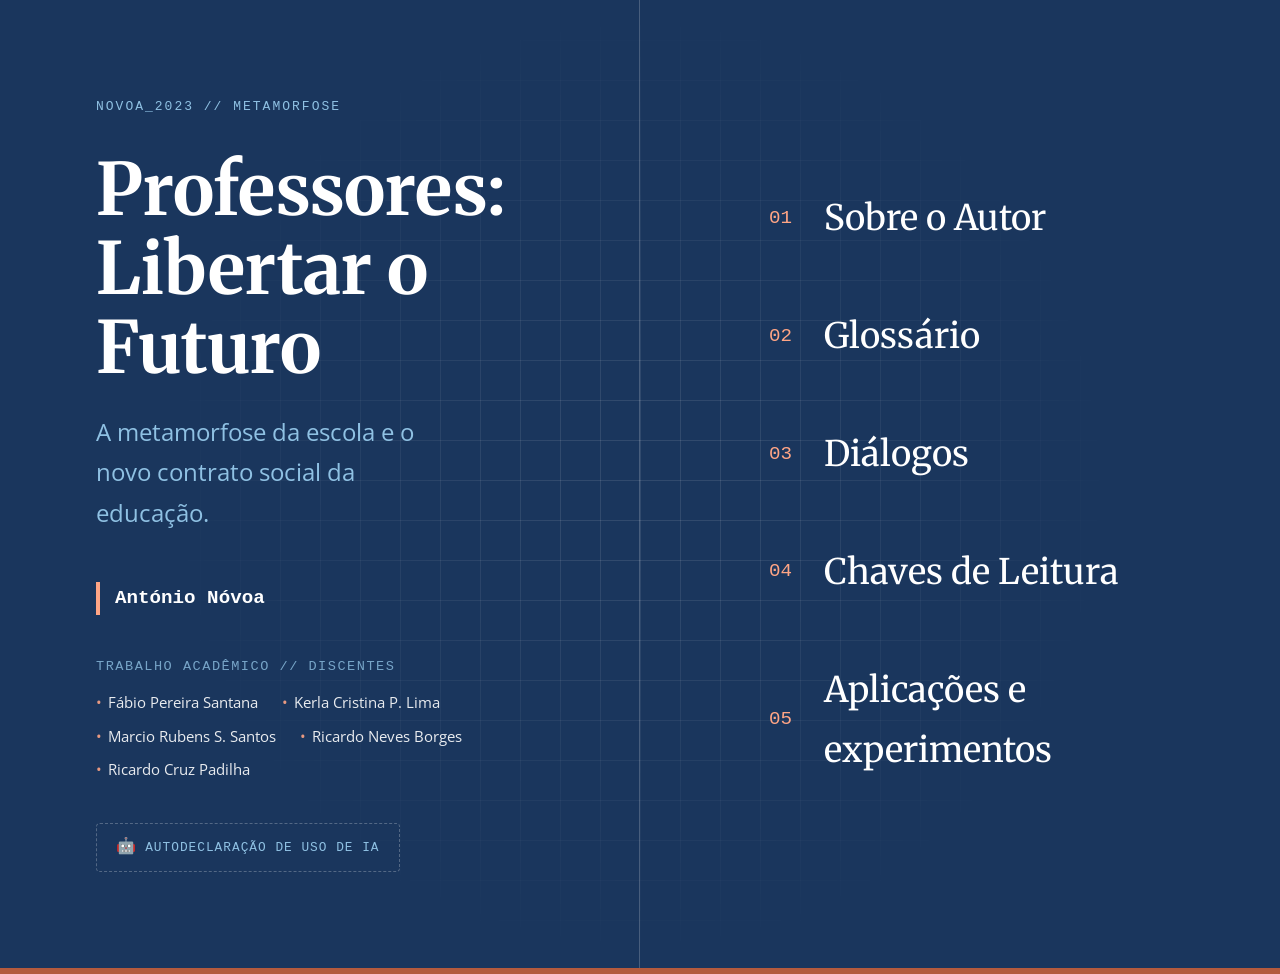
<file: index.html>
<!doctype html>
<html lang="pt-BR">
    <head>
        <meta charset="UTF-8" />
        <meta name="viewport" content="width=device-width, initial-scale=1.0" />
        <title>Professores: Libertar o Futuro - Início</title>
        <link rel="preconnect" href="https://fonts.googleapis.com" />
        <link rel="preconnect" href="https://fonts.gstatic.com" crossorigin />
        <link
            href="https://fonts.googleapis.com/css2?family=Merriweather:wght@400;700&family=Open+Sans:wght@400;600&display=swap"
            rel="stylesheet"
        />
        <link rel="stylesheet" href="style.css?v=3.9" />
    </head>
    <body>
        <section id="apresentacao-slide" class="tela-blueprint">
            <div class="coluna-esquerda">
                <div
                    id="etiqueta-dinamica"
                    class="decoracao-arquitetonica anima-entrada"
                    style="animation-delay: 0.1s"
                >
                    NOVOA_2023 // METAMORFOSE
                </div>

                <h1 class="anima-entrada" style="animation-delay: 0.2s">
                    Professores:<br />Libertar o Futuro
                </h1>
                <p
                    class="subtitulo anima-entrada"
                    style="animation-delay: 0.3s"
                >
                    A metamorfose da escola e o novo contrato social da
                    educação.
                </p>

                <div
                    class="autor-info anima-entrada"
                    style="animation-delay: 0.4s"
                >
                    <strong>António Nóvoa</strong>
                </div>

                <div
                    class="creditos-container anima-entrada"
                    style="animation-delay: 0.45s"
                >
                    <div class="creditos-titulo">TRABALHO ACADÊMICO // DISCENTES</div>
                    <ul class="lista-creditos">
                        <li>Fábio Pereira Santana</li>
                        <li>Kerla Cristina P. Lima</li>
                        <li>Marcio Rubens S. Santos</li>
                        <li>Ricardo Neves Borges</li>
                        <li>Ricardo Cruz Padilha</li>
                    </ul>
                </div>

                <div
                    class="ia-declaracao-container anima-entrada"
                    style="animation-delay: 0.5s; margin-top: 2.5rem;"
                >
                    <a href="autodeclaracao.html" class="link-ia-declaracao">
                        <span class="icone-ia">🤖</span> Autodeclaração de uso de IA
                    </a>
                </div>
            </div>

            <div class="coluna-direita">
                <nav class="navegacao-apresentacao">
                    <ul>
                        <li class="anima-entrada" style="animation-delay: 0.4s">
                            <a href="autor.html" data-tema="O PENSADOR"
                                ><span class="indice">01</span> Sobre o Autor</a
                            >
                        </li>
                        <li class="anima-entrada" style="animation-delay: 0.5s">
                            <a
                                href="glossario.html"
                                data-tema="CARTOGRAFIA CONCEITUAL"
                                ><span class="indice">02</span> Glossário</a
                            >
                        </li>
                        <li class="anima-entrada" style="animation-delay: 0.6s">
                            <a href="dialogos.html" data-tema="MULTIMÍDIA"
                                ><span class="indice">03</span> Diálogos</a
                            >
                        </li>
                        <li class="anima-entrada" style="animation-delay: 0.7s">
                            <a
                                href="chaves-leitura.html"
                                data-tema="AS RUPTURAS"
                                ><span class="indice">04</span> Chaves de
                                Leitura</a
                            >
                        </li>
                        <li class="anima-entrada" style="animation-delay: 0.8s">
                            <a href="rumos.html" data-tema="O AMANHÃ"
                                ><span class="indice">05</span> Aplicações e experimentos</a>
                        </li>
                    </ul>
                </nav>
            </div>
        </section>

        <script src="script.js?v=3.9"></script>
    </body>
</html>
</file>
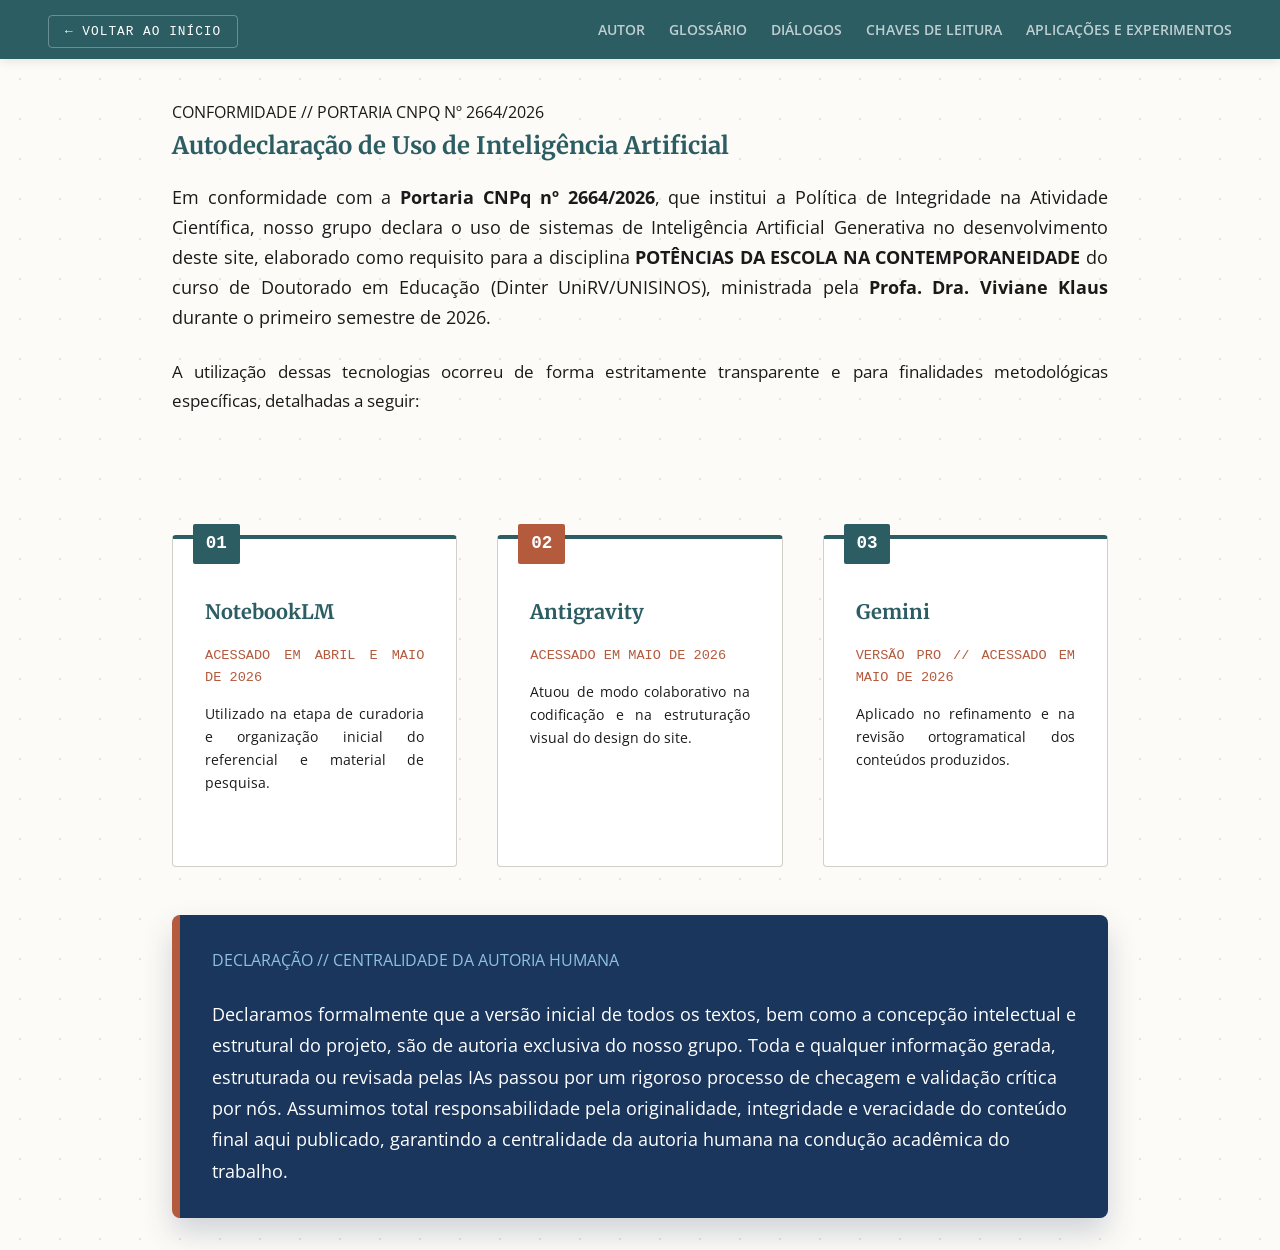
<file: autodeclaracao.html>
<!doctype html>
<html lang="pt-BR">
    <head>
        <meta charset="UTF-8" />
        <meta name="viewport" content="width=device-width, initial-scale=1.0" />
        <title>Autodeclaração de Uso de IA - Professores: Libertar o Futuro</title>
        <link rel="preconnect" href="https://fonts.googleapis.com" />
        <link rel="preconnect" href="https://fonts.gstatic.com" crossorigin />
        <link
            href="https://fonts.googleapis.com/css2?family=Merriweather:wght@400;700&family=Open+Sans:wght@400;600&display=swap"
            rel="stylesheet"
        />
        <link rel="stylesheet" href="style.css?v=3.9" />
    </head>
    <body class="pagina-interna">
        <header class="cabecalho-interno">
            <div class="logo-texto">
                <a href="index.html">← VOLTAR AO INÍCIO</a>
            </div>
            <nav>
                <ul class="navegacao-reticular">
                    <li><a href="autor.html">Autor</a></li>
                    <li><a href="glossario.html">Glossário</a></li>
                    <li><a href="dialogos.html">Diálogos</a></li>
                    <li><a href="chaves-leitura.html">Chaves de Leitura</a></li>
                    <li><a href="rumos.html">Aplicações e experimentos</a></li>
                </ul>
            </nav>
        </header>

        <main class="conteudo-fluido">
            <section class="territorio">
                <div class="decoracao-arquitetonica">CONFORMIDADE // PORTARIA CNPQ Nº 2664/2026</div>
                <h1>Autodeclaração de Uso de Inteligência Artificial</h1>
                <p class="subtitulo-autor" style="font-family: 'Open Sans', sans-serif; font-size: 1.1rem; line-height: 1.7; margin-top: 1rem; color: var(--cor-texto);">
                    Em conformidade com a <strong>Portaria CNPq nº 2664/2026</strong>, que institui a Política de Integridade na Atividade Científica, nosso grupo declara o uso de sistemas de Inteligência Artificial Generativa no desenvolvimento deste site, elaborado como requisito para a disciplina <strong>POTÊNCIAS DA ESCOLA NA CONTEMPORANEIDADE</strong> do curso de Doutorado em Educação (Dinter UniRV/UNISINOS), ministrada pela <strong>Profa. Dra. Viviane Klaus</strong> durante o primeiro semestre de 2026.
                </p>
                <p style="margin-top: 1.5rem;">
                    A utilização dessas tecnologias ocorreu de forma estritamente transparente e para finalidades metodológicas específicas, detalhadas a seguir:
                </p>
            </section>

            <!-- Seção de Ferramentas Utilizadas (Grids Blueprint) -->
            <section class="territorio" style="padding-top: 0;">
                <div class="grid-pilares-novo">
                    <!-- NotebookLM -->
                    <article class="pilar-card-novo">
                        <div class="pilar-numero" style="background-color: var(--cor-destaque);">01</div>
                        <h3 style="margin-top: 1rem;">NotebookLM</h3>
                        <p style="font-size: 0.85rem; font-family: monospace; color: var(--cor-link); margin-bottom: 0.8rem;">ACESSADO EM ABRIL E MAIO DE 2026</p>
                        <p>
                            Utilizado na etapa de curadoria e organização inicial do referencial e material de pesquisa.
                        </p>
                    </article>

                    <!-- Antigravity -->
                    <article class="pilar-card-novo">
                        <div class="pilar-numero">02</div>
                        <h3 style="margin-top: 1rem;">Antigravity</h3>
                        <p style="font-size: 0.85rem; font-family: monospace; color: var(--cor-link); margin-bottom: 0.8rem;">ACESSADO EM MAIO DE 2026</p>
                        <p>
                            Atuou de modo colaborativo na codificação e na estruturação visual do design do site.
                        </p>
                    </article>

                    <!-- Gemini PRO -->
                    <article class="pilar-card-novo">
                        <div class="pilar-numero" style="background-color: var(--cor-destaque);">03</div>
                        <h3 style="margin-top: 1rem;">Gemini</h3>
                        <p style="font-size: 0.85rem; font-family: monospace; color: var(--cor-link); margin-bottom: 0.8rem;">VERSÃO PRO // ACESSADO EM MAIO DE 2026</p>
                        <p>
                            Aplicado no refinamento e na revisão ortogramatical dos conteúdos produzidos.
                        </p>
                    </article>
                </div>
            </section>

            <!-- Box Declaração de Autoria e Responsabilidade -->
            <section class="territorio sem-borda padding-reduzido">
                <div class="box-paradoxo">
                    <div class="decoracao-arquitetonica claro">
                        DECLARAÇÃO // CENTRALIDADE DA AUTORIA HUMANA
                    </div>
                    <blockquote style="font-size: 1.15rem; line-height: 1.7; font-family: 'Open Sans', sans-serif; font-style: normal; margin-top: 1.5rem;">
                        Declaramos formalmente que a versão inicial de todos os textos, bem como a concepção intelectual e estrutural do projeto, são de autoria exclusiva do nosso grupo. Toda e qualquer informação gerada, estruturada ou revisada pelas IAs passou por um rigoroso processo de checagem e validação crítica por nós. Assumimos total responsabilidade pela originalidade, integridade e veracidade do conteúdo final aqui publicado, garantindo a centralidade da autoria humana na condução acadêmica do trabalho.
                    </blockquote>
                </div>
            </section>
        </main>

        <script src="script.js?v=3.9"></script>
    </body>
</html>
</file>
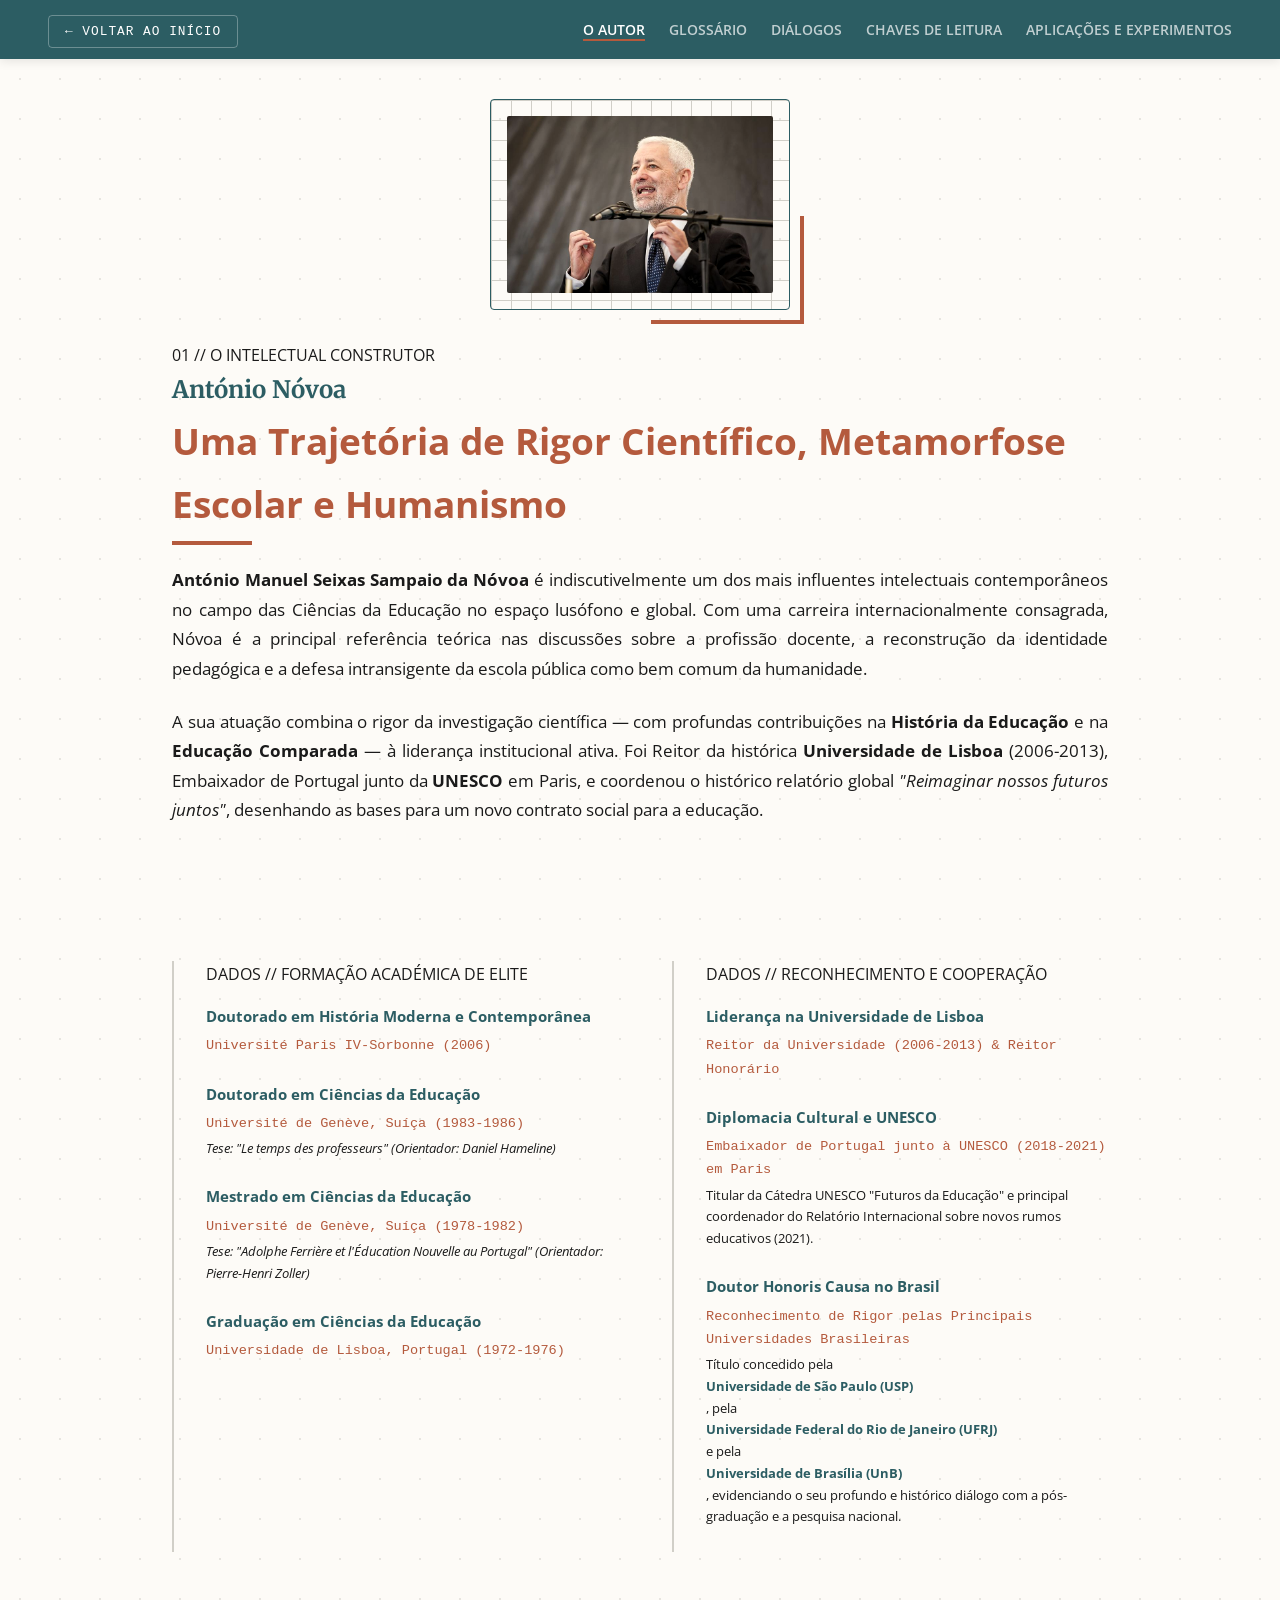
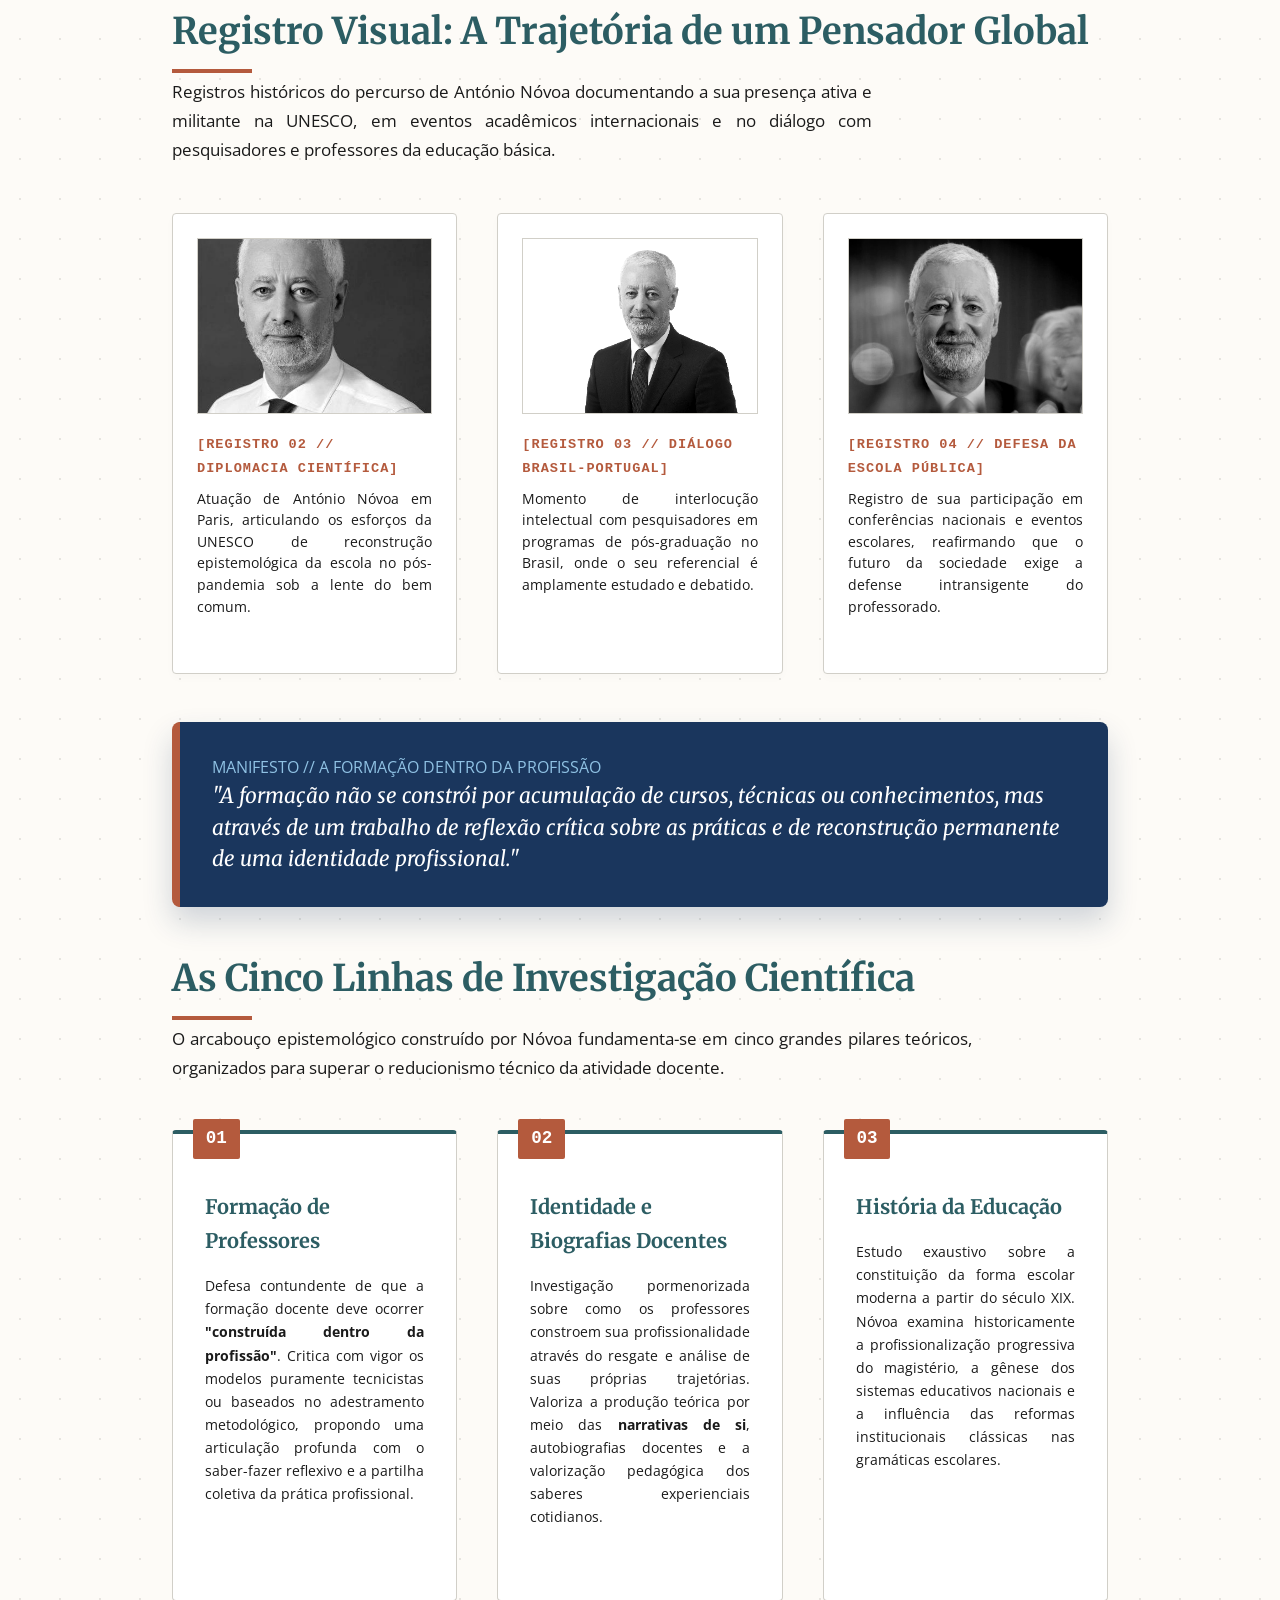
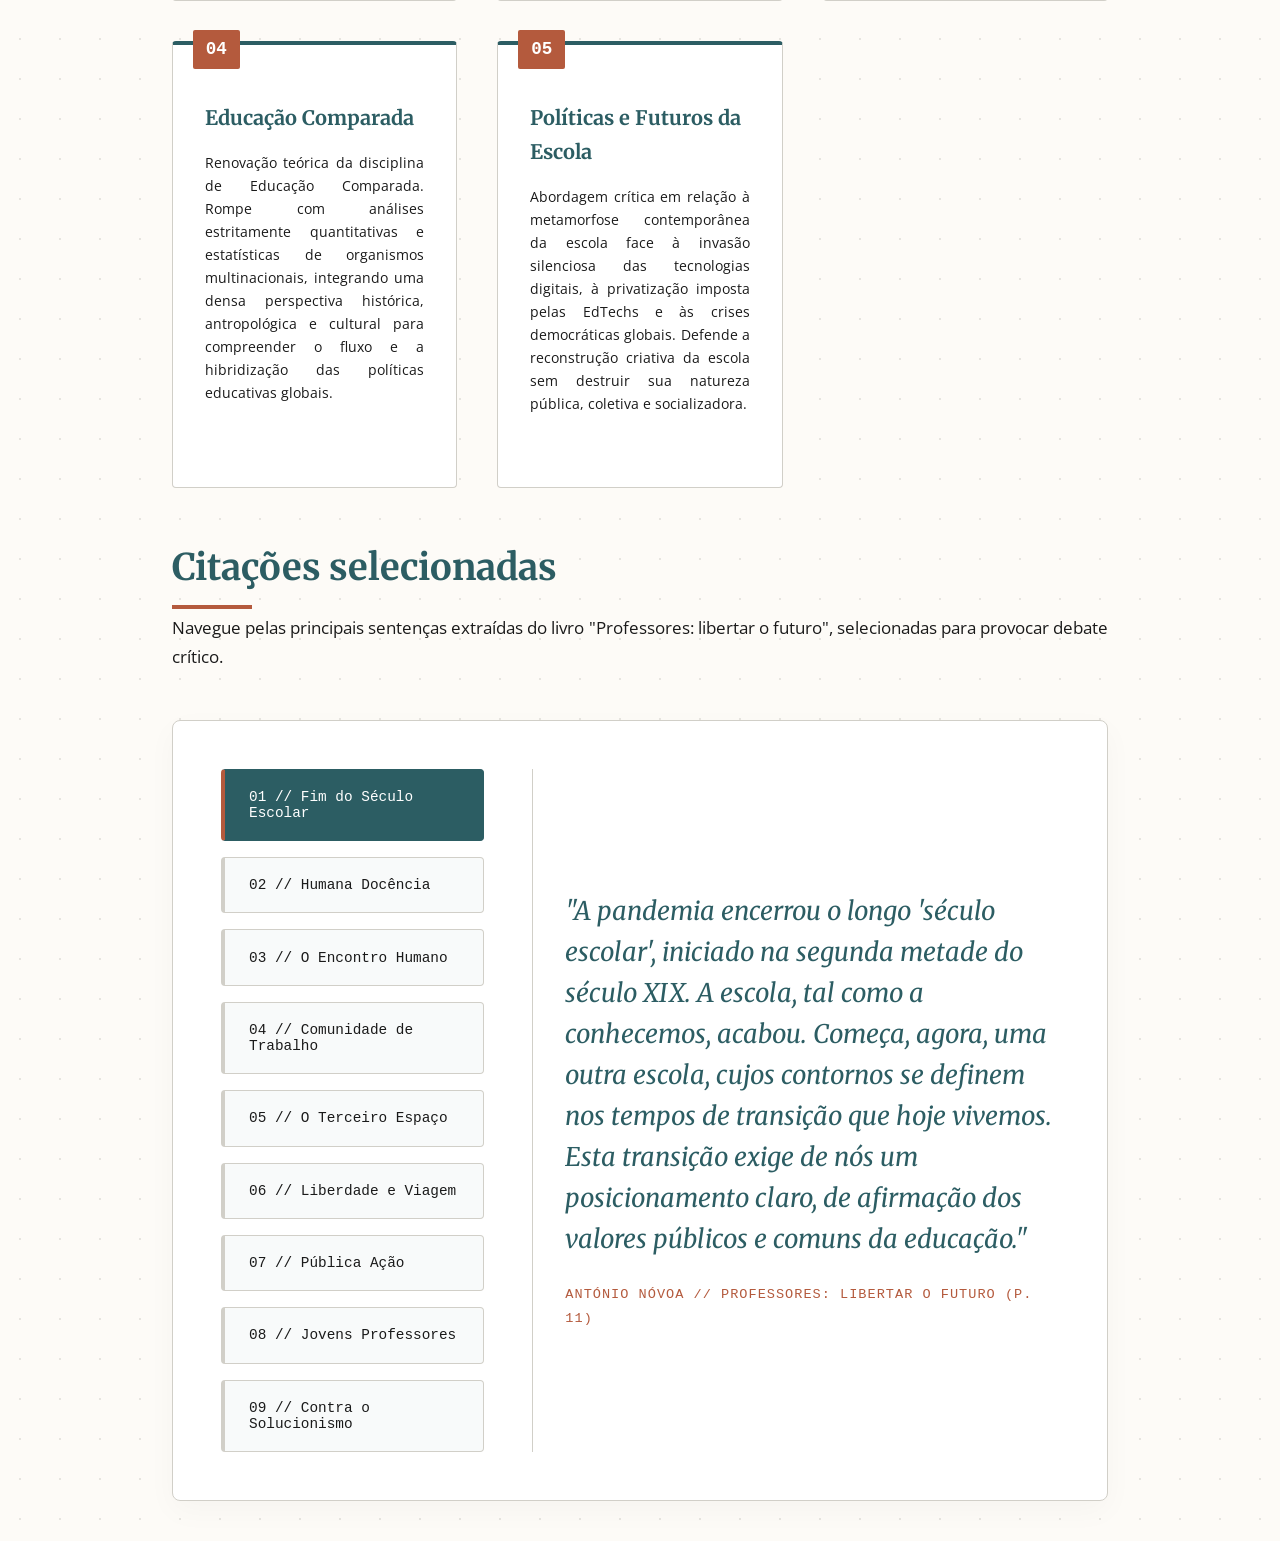
<file: autor.html>
<!doctype html>
<html lang="pt-BR">
    <head>
        <meta charset="UTF-8" />
        <meta name="viewport" content="width=device-width, initial-scale=1.0" />
        <title>
            O Pensador: António Nóvoa - Cartografia Pedagógica Avançada
        </title>
        <meta
            name="description"
            content="Análise profunda sobre a trajetória acadêmica, distinções de Cátedras UNESCO e Honoris Causa, e as cinco linhas principais de pesquisa de António Nóvoa."
        />
        <link rel="preconnect" href="https://fonts.googleapis.com" />
        <link rel="preconnect" href="https://fonts.gstatic.com" crossorigin />
        <link
            href="https://fonts.googleapis.com/css2?family=Merriweather:ital,wght@0,300;0,400;0,700;1,300;1,400&family=Open+Sans:wght@300;400;600;700&display=swap"
            rel="stylesheet"
        />
        <link rel="stylesheet" href="style.css?v=3.9" />
    </head>
    <body class="pagina-interna">
        <header class="cabecalho-interno">
            <div class="logo-texto">
                <a href="index.html">← VOLTAR AO INÍCIO</a>
            </div>
            <nav>
                <ul class="navegacao-reticular">
                    <li><a href="autor.html" class="ativo">O Autor</a></li>
                    <li><a href="glossario.html">Glossário</a></li>
                    <li><a href="dialogos.html">Diálogos</a></li>
                    <li><a href="chaves-leitura.html">Chaves de Leitura</a></li>
                    <li><a href="rumos.html">Aplicações e experimentos</a></li>
                </ul>
            </nav>
        </header>

        <main class="conteudo-fluido">
            <!-- Hero de Apresentação Epistemológica -->
            <section class="territorio autor-hero">
                <div class="coluna-foto">
                    <div class="moldura-blueprint">
                        <img
                            src="biografia_imagem_1.jpg"
                            alt="Retrato Oficial de António Nóvoa"
                            class="foto-autor"
                            id="foto-principal-autor"
                        />
                    </div>
                </div>

                <div class="coluna-bio">
                    <div class="decoracao-arquitetonica">
                        01 // O INTELECTUAL CONSTRUTOR
                    </div>
                    <h1>António Nóvoa</h1>
                    <h2 class="subtitulo-autor">
                        Uma Trajetória de Rigor Científico, Metamorfose Escolar
                        e Humanismo
                    </h2>

                    <p>
                        <strong>António Manuel Seixas Sampaio da Nóvoa</strong>
                        é indiscutivelmente um dos mais influentes intelectuais
                        contemporâneos no campo das Ciências da Educação no
                        espaço lusófono e global. Com uma carreira
                        internacionalmente consagrada, Nóvoa é a principal
                        referência teórica nas discussões sobre a profissão
                        docente, a reconstrução da identidade pedagógica e a
                        defesa intransigente da escola pública como bem comum da
                        humanidade.
                    </p>

                    <p>
                        A sua atuação combina o rigor da investigação científica
                        — com profundas contribuições na
                        <strong>História da Educação</strong> e na
                        <strong>Educação Comparada</strong> — à liderança
                        institucional ativa. Foi Reitor da histórica
                        <strong>Universidade de Lisboa</strong> (2006-2013),
                        Embaixador de Portugal junto da
                        <strong>UNESCO</strong> em Paris, e coordenou o
                        histórico relatório global
                        <em>"Reimaginar nossos futuros juntos"</em>, desenhando
                        as bases para um novo contrato social para a educação.
                    </p>
                </div>
            </section>

            <!-- Seção de Dados: Percurso de Elite e Honoris Causa -->
            <section class="territorio" style="padding-top: 2rem">
                <div class="grid-formacao">
                    <!-- Cronologia e Trajetória Acadêmica -->
                    <div class="bloco-tecnico">
                        <div class="decoracao-arquitetonica">
                            DADOS // FORMAÇÃO ACADÉMICA DE ELITE
                        </div>
                        <ul class="lista-formacao">
                            <li>
                                <strong
                                    >Doutorado em História Moderna e
                                    Contemporânea</strong
                                >
                                <span class="instituicao"
                                    >Université Paris IV-Sorbonne (2006)</span
                                >
                            </li>
                            <li>
                                <strong
                                    >Doutorado em Ciências da Educação</strong
                                >
                                <span class="instituicao"
                                    >Université de Genève, Suíça
                                    (1983-1986)</span
                                >
                                <span
                                    style="
                                        font-size: 0.8rem;
                                        display: block;
                                        color: var(--cor-texto);
                                        margin-top: 0.2rem;
                                        font-style: italic;
                                    "
                                >
                                    Tese: "Le temps des professeurs"
                                    (Orientador: Daniel Hameline)
                                </span>
                            </li>
                            <li>
                                <strong
                                    >Mestrado em Ciências da Educação</strong
                                >
                                <span class="instituicao"
                                    >Université de Genève, Suíça
                                    (1978-1982)</span
                                >
                                <span
                                    style="
                                        font-size: 0.8rem;
                                        display: block;
                                        color: var(--cor-texto);
                                        margin-top: 0.2rem;
                                        font-style: italic;
                                    "
                                >
                                    Tese: "Adolphe Ferrière et l'Éducation
                                    Nouvelle au Portugal" (Orientador:
                                    Pierre-Henri Zoller)
                                </span>
                            </li>
                            <li>
                                <strong
                                    >Graduação em Ciências da Educação</strong
                                >
                                <span class="instituicao"
                                    >Universidade de Lisboa, Portugal
                                    (1972-1976)</span
                                >
                            </li>
                        </ul>
                    </div>

                    <!-- Atuação e Títulos Internacionais -->
                    <div class="bloco-tecnico">
                        <div class="decoracao-arquitetonica">
                            DADOS // RECONHECIMENTO E COOPERAÇÃO
                        </div>
                        <ul class="lista-formacao">
                            <li>
                                <strong
                                    >Liderança na Universidade de Lisboa</strong
                                >
                                <span class="instituicao"
                                    >Reitor da Universidade (2006-2013) & Reitor
                                    Honorário</span
                                >
                            </li>
                            <li>
                                <strong>Diplomacia Cultural e UNESCO</strong>
                                <span class="instituicao"
                                    >Embaixador de Portugal junto à UNESCO
                                    (2018-2021) em Paris</span
                                >
                                <span
                                    style="
                                        font-size: 0.8rem;
                                        display: block;
                                        color: var(--cor-texto);
                                        margin-top: 0.2rem;
                                    "
                                >
                                    Titular da Cátedra UNESCO "Futuros da
                                    Educação" e principal coordenador do
                                    Relatório Internacional sobre novos rumos
                                    educativos (2021).
                                </span>
                            </li>
                            <li>
                                <strong>Doutor Honoris Causa no Brasil</strong>
                                <span class="instituicao"
                                    >Reconhecimento de Rigor pelas Principais
                                    Universidades Brasileiras</span
                                >
                                <span
                                    style="
                                        font-size: 0.8rem;
                                        display: block;
                                        color: var(--cor-texto);
                                        margin-top: 0.2rem;
                                    "
                                >
                                    Título concedido pela
                                    <strong
                                        >Universidade de São Paulo (USP)</strong
                                    >, pela
                                    <strong
                                        >Universidade Federal do Rio de Janeiro
                                        (UFRJ)</strong
                                    >
                                    e pela
                                    <strong
                                        >Universidade de Brasília (UnB)</strong
                                    >, evidenciando o seu profundo e histórico
                                    diálogo com a pós-graduação e a pesquisa
                                    nacional.
                                </span>
                            </li>
                        </ul>
                    </div>
                </div>
            </section>

            <!-- Galeria de Imagens do Autor (Extraídas do Word do Projeto) -->
            <section class="territorio">
                <h2>Registro Visual: A Trajetória de um Pensador Global</h2>
                <p
                    style="
                        margin-top: -1rem;
                        margin-bottom: 2rem;
                        max-width: 700px;
                    "
                >
                    Registros históricos do percurso de António Nóvoa
                    documentando a sua presença ativa e militante na UNESCO, em
                    eventos acadêmicos internacionais e no diálogo com
                    pesquisadores e professores da educação básica.
                </p>

                <div class="galeria-reticular">
                    <!-- Imagem 2 -->
                    <article class="cartao-galeria">
                        <div class="moldura-foto-pequena">
                            <img
                                src="biografia_imagem_2.jpg"
                                alt="António Nóvoa na UNESCO"
                                class="foto-galeria"
                            />
                        </div>
                        <h4>[REGISTRO 02 // DIPLOMACIA CIENTÍFICA]</h4>
                        <p>
                            Atuação de António Nóvoa em Paris, articulando os
                            esforços da UNESCO de reconstrução epistemológica da
                            escola no pós-pandemia sob a lente do bem comum.
                        </p>
                    </article>

                    <!-- Imagem 3 -->
                    <article class="cartao-galeria">
                        <div class="moldura-foto-pequena">
                            <img
                                src="biografia_imagem_3.jpg"
                                alt="António Nóvoa em Conferência no Brasil"
                                class="foto-galeria"
                            />
                        </div>
                        <h4>[REGISTRO 03 // DIÁLOGO BRASIL-PORTUGAL]</h4>
                        <p>
                            Momento de interlocução intelectual com
                            pesquisadores em programas de pós-graduação no
                            Brasil, onde o seu referencial é amplamente estudado
                            e debatido.
                        </p>
                    </article>

                    <!-- Imagem 4 -->
                    <article class="cartao-galeria">
                        <div class="moldura-foto-pequena">
                            <img
                                src="biografia_imagem_4.jpg"
                                alt="António Nóvoa e a militância educacional"
                                class="foto-galeria"
                            />
                        </div>
                        <h4>[REGISTRO 04 // DEFESA DA ESCOLA PÚBLICA]</h4>
                        <p>
                            Registro de sua participação em conferências
                            nacionais e eventos escolares, reafirmando que o
                            futuro da sociedade exige a defense intransigente do
                            professorado.
                        </p>
                    </article>
                </div>
            </section>

            <!-- Box Manifesto e Frase de Impacto -->
            <section class="territorio sem-borda padding-reduzido">
                <div class="box-paradoxo">
                    <div class="decoracao-arquitetonica claro">
                        MANIFESTO // A FORMAÇÃO DENTRO DA PROFISSÃO
                    </div>
                    <blockquote>
                        "A formação não se constrói por acumulação de cursos,
                        técnicas ou conhecimentos, mas através de um trabalho de
                        reflexão crítica sobre as práticas e de reconstrução
                        permanente de uma identidade profissional."
                    </blockquote>
                </div>
            </section>

            <!-- As 5 Linhas de Pesquisa de Nóvoa -->
            <section class="territorio">
                <h2>As Cinco Linhas de Investigação Científica</h2>
                <p
                    style="
                        margin-top: -1rem;
                        margin-bottom: 3rem;
                        max-width: 800px;
                    "
                >
                    O arcabouço epistemológico construído por Nóvoa
                    fundamenta-se em cinco grandes pilares teóricos, organizados
                    para superar o reducionismo técnico da atividade docente.
                </p>

                <div class="grid-pilares-novo">
                    <!-- Linha 1 -->
                    <article class="pilar-card-novo">
                        <div class="pilar-numero">01</div>
                        <h3>Formação de Professores</h3>
                        <p>
                            Defesa contundente de que a formação docente deve
                            ocorrer
                            <strong>"construída dentro da profissão"</strong>.
                            Critica com vigor os modelos puramente tecnicistas
                            ou baseados no adestramento metodológico, propondo
                            uma articulação profunda com o saber-fazer reflexivo
                            e a partilha coletiva da prática profissional.
                        </p>
                    </article>

                    <!-- Linha 2 -->
                    <article class="pilar-card-novo">
                        <div class="pilar-numero">02</div>
                        <h3>Identidade e Biografias Docentes</h3>
                        <p>
                            Investigação pormenorizada sobre como os professores
                            constroem sua profissionalidade através do resgate e
                            análise de suas próprias trajetórias. Valoriza a
                            produção teórica por meio das
                            <strong>narrativas de si</strong>, autobiografias
                            docentes e a valorização pedagógica dos saberes
                            experienciais cotidianos.
                        </p>
                    </article>

                    <!-- Linha 3 -->
                    <article class="pilar-card-novo">
                        <div class="pilar-numero">03</div>
                        <h3>História da Educação</h3>
                        <p>
                            Estudo exaustivo sobre a constituição da forma
                            escolar moderna a partir do século XIX. Nóvoa
                            examina historicamente a profissionalização
                            progressiva do magistério, a gênese dos sistemas
                            educativos nacionais e a influência das reformas
                            institucionais clássicas nas gramáticas escolares.
                        </p>
                    </article>

                    <!-- Linha 4 -->
                    <article class="pilar-card-novo">
                        <div class="pilar-numero">04</div>
                        <h3>Educação Comparada</h3>
                        <p>
                            Renovação teórica da disciplina de Educação
                            Comparada. Rompe com análises estritamente
                            quantitativas e estatísticas de organismos
                            multinacionais, integrando uma densa perspectiva
                            histórica, antropológica e cultural para compreender
                            o fluxo e a hibridização das políticas educativas
                            globais.
                        </p>
                    </article>

                    <!-- Linha 5 -->
                    <article class="pilar-card-novo">
                        <div class="pilar-numero">05</div>
                        <h3>Políticas e Futuros da Escola</h3>
                        <p>
                            Abordagem crítica em relação à metamorfose
                            contemporânea da escola face à invasão silenciosa
                            das tecnologias digitais, à privatização imposta
                            pelas EdTechs e às crises democráticas globais.
                            Defende a reconstrução criativa da escola sem
                            destruir sua natureza pública, coletiva e
                            socializadora.
                        </p>
                    </article>
                </div>
            </section>

            <!-- Painel Interativo de Citações -->
            <section class="territorio">
                <h2>Citações selecionadas</h2>
                <p style="margin-top: -1rem; margin-bottom: 2rem">
                    Navegue pelas principais sentenças extraídas do livro
                    "Professores: libertar o futuro", selecionadas para provocar
                    debate crítico.
                </p>

                <div class="painel-citacoes-interativo">
                    <!-- Menu com triggers de botões -->
                    <div
                        class="painel-botoes-citacoes"
                        id="botoes-citacoes-container"
                    >
                        <!-- Gerado dinamicamente por JS -->
                    </div>

                    <!-- Visor de visualização da citação selecionada -->
                    <div class="visor-citacao">
                        <blockquote id="texto-citacao-visor">
                            "A pandemia encerrou o longo 'século escolar',
                            iniciado na segunda metade do século XIX. A escola,
                            tal como a conhecemos, acabou. Começa, agora, uma
                            outra escola, cujos contornos se definem nos tempos
                            de transição que hoje vivemos. Esta transição exige
                            de nós um posicionamento claro, de afirmação dos
                            valores públicos e comuns da educação."
                        </blockquote>
                        <div
                            class="autor-citacao-stamp"
                            id="autor-citacao-stamp"
                        >
                            António Nóvoa // Professores: libertar o futuro (p.
                            11)
                        </div>
                    </div>
                </div>
            </section>
        </main>

        <!-- Script Interativo Exclusivo para as Citações da Biografia -->
        <script>
            document.addEventListener("DOMContentLoaded", () => {
                const citacoes = [
                    {
                        rotulo: "01 // Fim do Século Escolar",
                        texto: "A pandemia encerrou o longo 'século escolar', iniciado na segunda metade do século XIX. A escola, tal como a conhecemos, acabou. Começa, agora, uma outra escola, cujos contornos se definem nos tempos de transição que hoje vivemos. Esta transição exige de nós um posicionamento claro, de afirmação dos valores públicos e comuns da educação.",
                        origem: "António Nóvoa // Professores: libertar o futuro (p. 11)",
                    },
                    {
                        rotulo: "02 // Humana Docência",
                        texto: "A defesa de uma 'humana docência', de um trabalho de 'educar humanos por humanos para o bem da humanidade', justifica-se na perspectiva de libertar o futuro. Os professores têm de ser protegidos e valorizados para que possam cumprir plenamente a sua missão humanista.",
                        origem: "António Nóvoa // Professores: libertar o futuro (p. 22)",
                    },
                    {
                        rotulo: "03 // O Encontro Humano",
                        texto: "Ninguém se educa sozinho. É impossível. A relação humana é tão importante que não consigo imaginar que a educação possa ser feita de forma totalmente virtual, a distância. [...] Dizer que a educação vai passar a ser feita unicamente a distância seria perder a dimensão da relação humana, do imprescindível encontro humano.",
                        origem: "António Nóvoa // Professores: libertar o futuro (p. 25)",
                    },
                    {
                        rotulo: "04 // Comunidade de Trabalho",
                        texto: "Este comum não remete para uma 'comunidade de identidade', mas para uma 'comunidade de trabalho', isto é, para aquilo que fazemos uns com os outros, independentemente de quem somos ou de onde vimos. Assenta num princípio de comunicação, de encontro, não entre semelhantes, mas entre diferentes. A educação não é só conectividade, é também coletividade.",
                        origem: "António Nóvoa // Professores: libertar o futuro (p. 38)",
                    },
                    {
                        rotulo: "05 // O Terceiro Espaço",
                        texto: "A ideia de 'terceiro lugar' ou de 'terceiro espaço' explica bem a necessidade de juntar universidades e escolas, com base numa 'terceira realidade', sem cair nos discursos dicotômicos habituais, valorizando ora a universidade como lugar da teoria, ora a escola como lugar da prática. A saída está sempre num 'terceiro lugar' que é muito mais do que a simples soma dos dois.",
                        origem: "António Nóvoa // Professores: libertar o futuro (p. 46-47)",
                    },
                    {
                        rotulo: "06 // Liberdade e Viagem",
                        texto: "O propósito maior da educação é aumentar as possibilidades de cada um, para podermos ser aquilo que quisermos ser. Cita-se muitas vezes, erradamente, a célebre frase de Píndaro: 'Torna-te naquilo que és'. A frase original é diferente: 'Torna-te naquilo que aprendeste a ser'. A melhor educação é exatamente isto: a liberdade – o imperativo – de pensar, imaginar, desafiar, mudar.",
                        origem: "António Nóvoa // Professores: libertar o futuro (p. 53)",
                    },
                    {
                        rotulo: "07 // Pública Ação",
                        texto: "A terceira característica do conhecimento profissional docente é a sua natureza pública, o que implica um processo de escrita e de publicação. Publicação? Pública ação. Um conhecimento profissional não se constrói se for puramente privado ou tácito. Tem de ser escrito, tem de ser partilhado, tem de ser publicado, legitimando-se social e politicamente.",
                        origem: "António Nóvoa // Professores: libertar o futuro (p. 71-72)",
                    },
                    {
                        rotulo: "08 // Jovens Professores",
                        texto: "Os primeiros anos como professores iniciantes ou principiantes são os mais decisivos na vida profissional docente, pois marcam, de muitas maneiras, a nossa relação com os alunos, com os colegas e com a profissão. [...] É nos diálogos e vínculos entre jovens professores e professores mais experientes que se define a possibilidade de novos processos e de novas práticas pedagógicas.",
                        origem: "António Nóvoa // Professores: libertar o futuro (p. 77)",
                    },
                    {
                        rotulo: "09 // Contra o Solucionismo",
                        texto: "O modelo escolar tradicional adoeceu e desabou... Mas a resposta a este colapso não pode ser a atomização virtual em nossas casas, no isolamento. A resposta tem de ser a reinvenção do espaço escolar presencial como lugar do comum, da convivialidade, da partilha de saberes e de culturas.",
                        origem: "António Nóvoa // Professores: libertar o futuro (p. 91)",
                    },
                ];

                const containerBotoes = document.getElementById(
                    "botoes-citacoes-container",
                );
                const visorTexto = document.getElementById(
                    "texto-citacao-visor",
                );
                const visorOrigem = document.getElementById(
                    "autor-citacao-stamp",
                );

                // Renderizar botões
                citacoes.forEach((cit, idx) => {
                    const btn = document.createElement("button");
                    btn.classList.add("btn-citacao-trigger");
                    if (idx === 0) btn.classList.add("ativo");
                    btn.innerText = cit.rotulo;
                    btn.addEventListener("click", () => {
                        // Remover classe ativo de todos
                        document
                            .querySelectorAll(".btn-citacao-trigger")
                            .forEach((b) => b.classList.remove("ativo"));
                        btn.classList.add("ativo");

                        // Transição suave de fade no visor
                        visorTexto.style.opacity = "0";
                        visorOrigem.style.opacity = "0";

                        setTimeout(() => {
                            visorTexto.innerText = `"${cit.texto}"`;
                            visorOrigem.innerText = cit.origem;
                            visorTexto.style.opacity = "1";
                            visorOrigem.style.opacity = "1";
                        }, 150);
                    });
                    containerBotoes.appendChild(btn);
                });

                // Inicializar com a primeira
                visorTexto.innerText = `"${citacoes[0].texto}"`;
                visorOrigem.innerText = citacoes[0].origem;
            });
        </script>

        <script src="script.js?v=3.9"></script>
    </body>
</html>
</file>
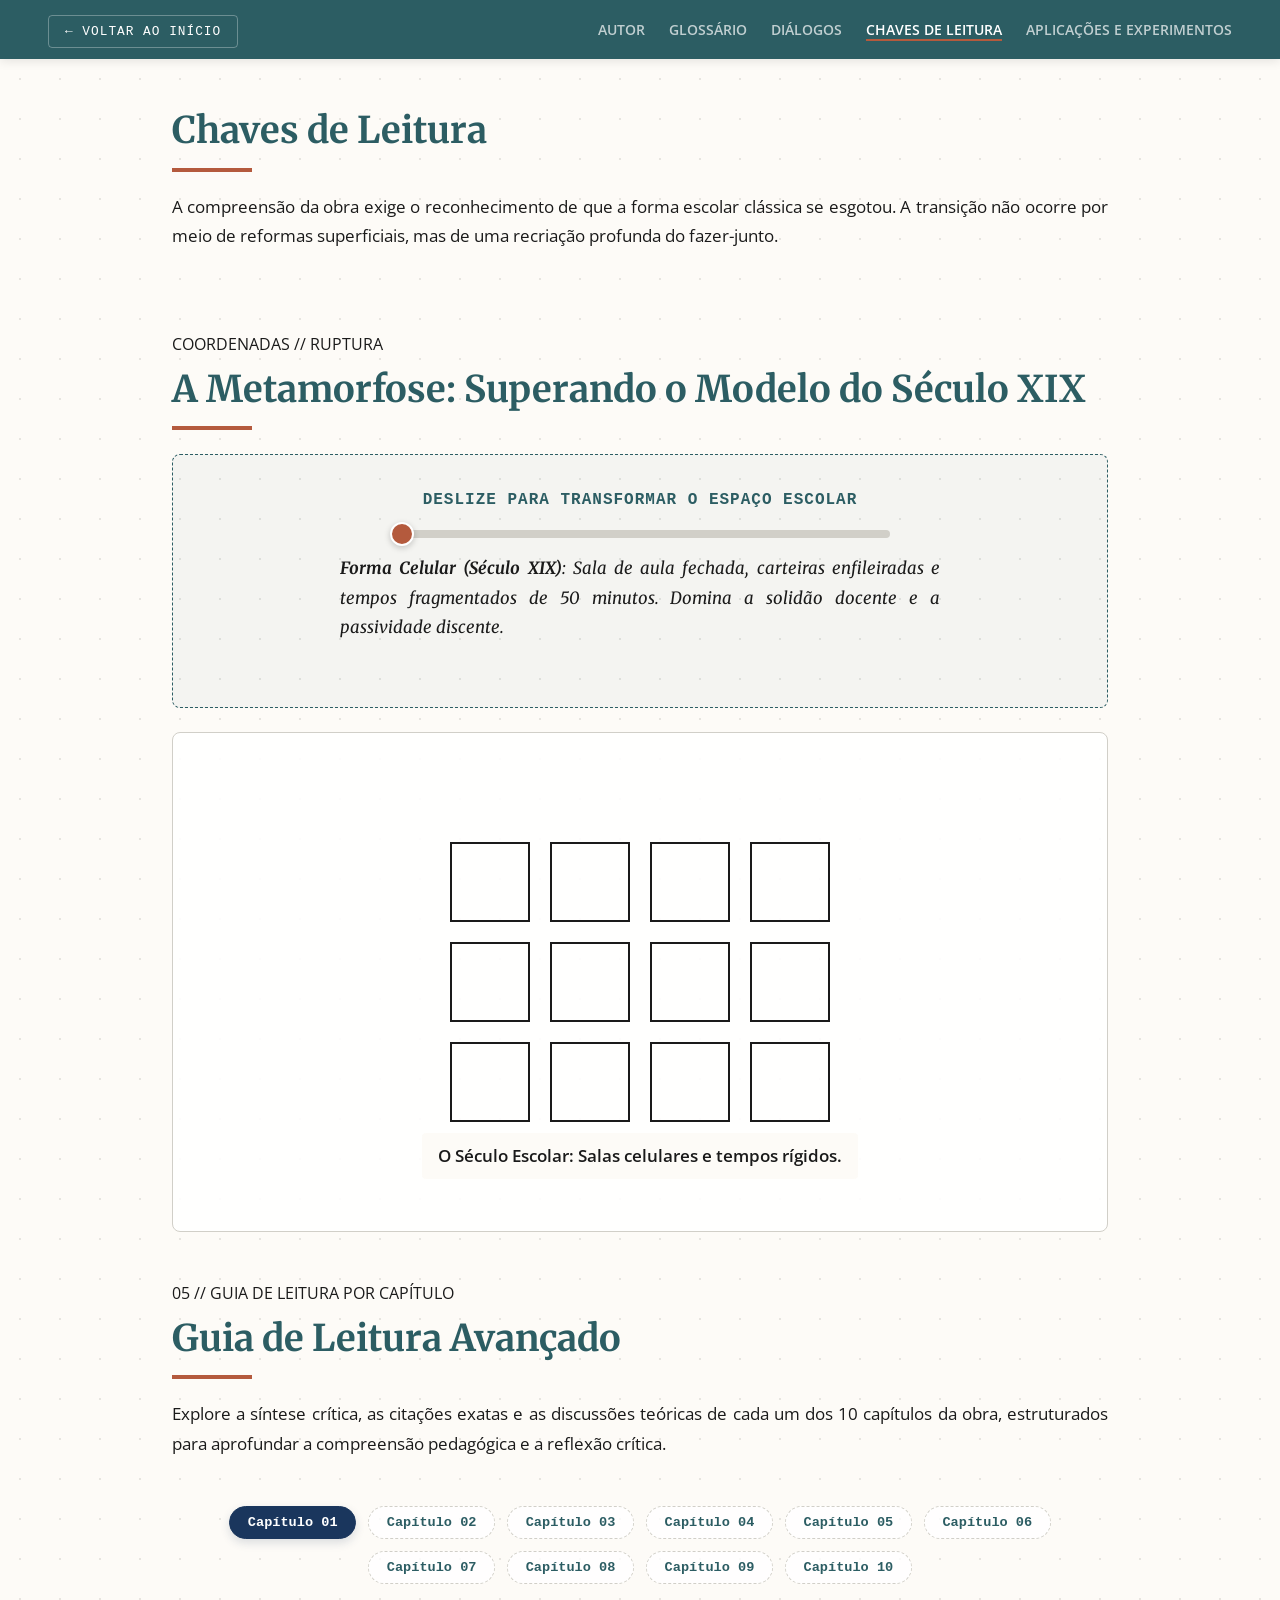
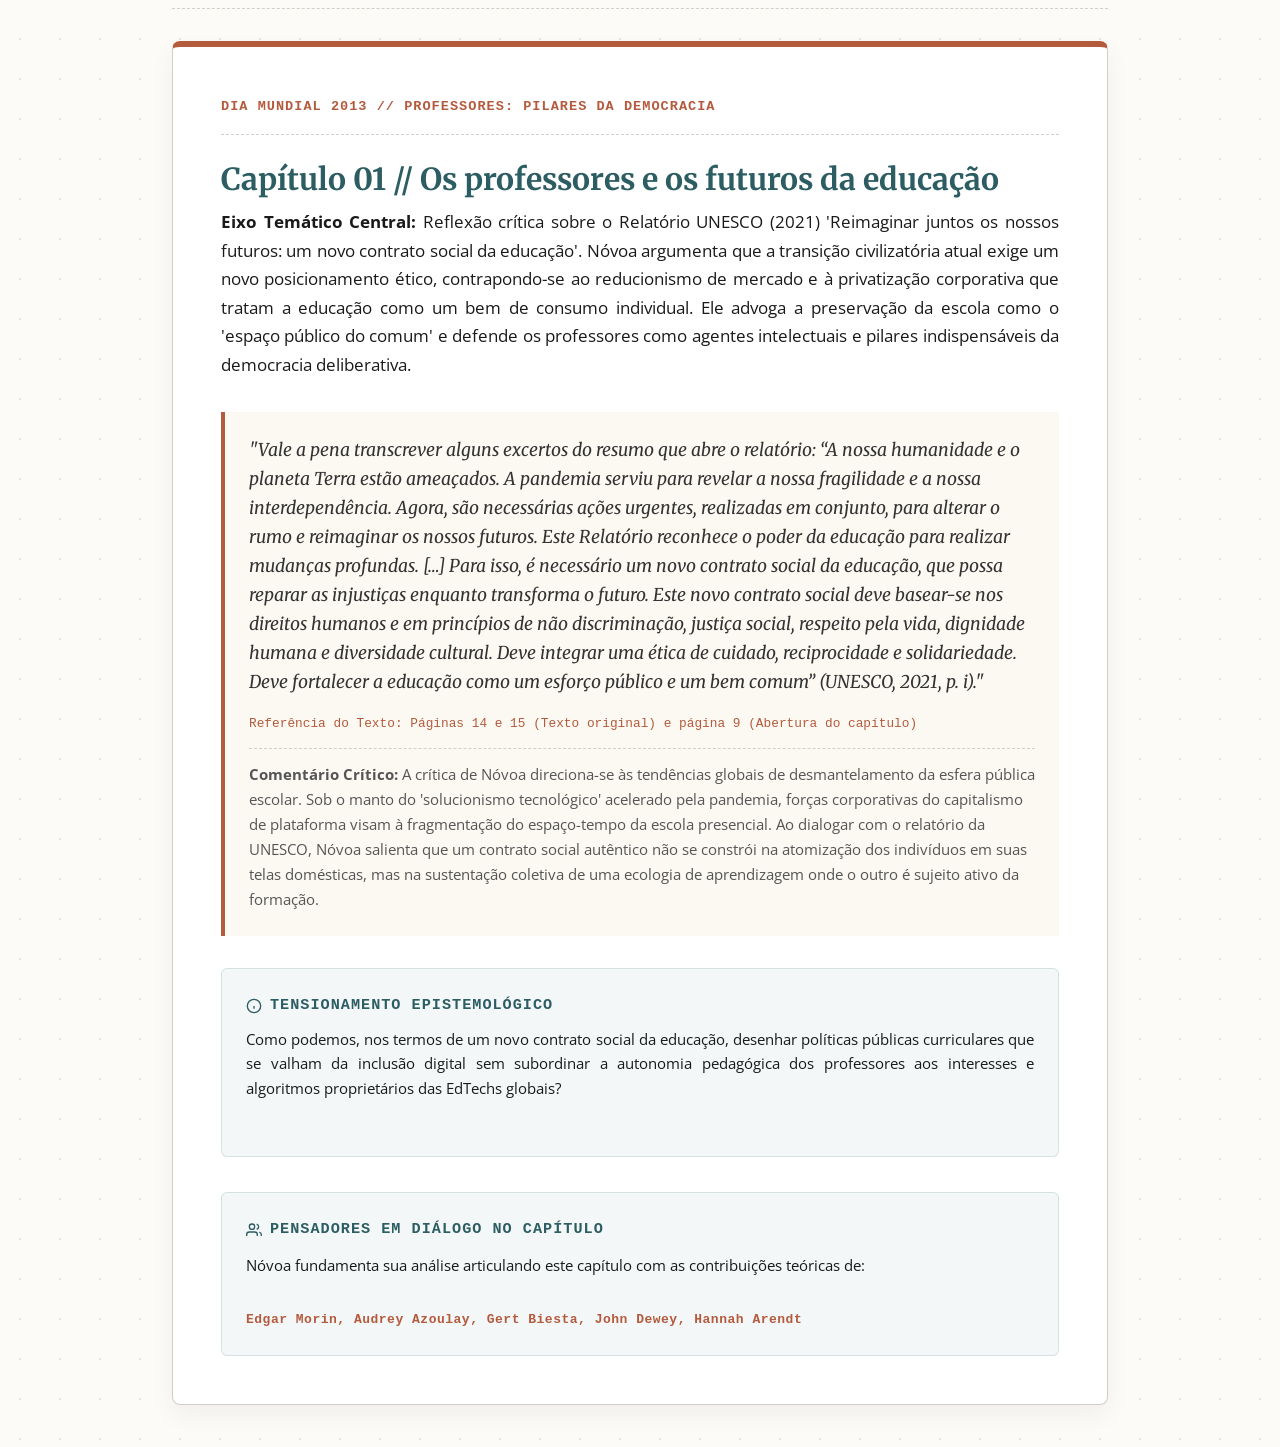
<file: chaves-leitura.html>
<!doctype html>
<html lang="pt-BR">
    <head>
        <meta charset="UTF-8" />
        <meta name="viewport" content="width=device-width, initial-scale=1.0" />
        <title>Chaves de Leitura - Professores: Libertar o Futuro</title>
        <link rel="preconnect" href="https://fonts.googleapis.com" />
        <link rel="preconnect" href="https://fonts.gstatic.com" crossorigin />
        <link
            href="https://fonts.googleapis.com/css2?family=Merriweather:wght@400;700&family=Open+Sans:wght@400;600&display=swap"
            rel="stylesheet"
        />
        <link rel="stylesheet" href="style.css?v=3.9" />
    </head>
    <body class="pagina-interna">
        <header class="cabecalho-interno">
            <div class="logo-texto">
                <a href="index.html">← VOLTAR AO INÍCIO</a>
            </div>
            <nav>
                <ul class="navegacao-reticular">
                    <li><a href="autor.html">Autor</a></li>
                    <li><a href="glossario.html">Glossário</a></li>
                    <li><a href="dialogos.html">Diálogos</a></li>
                    <li>
                        <a href="chaves-leitura.html" class="ativo"
                            >Chaves de Leitura</a
                        >
                    </li>
                    <li><a href="rumos.html">Aplicações e experimentos</a></li>
                </ul>
            </nav>
        </header>

        <main class="conteudo-fluido">
            <section class="territorio">
                <h2>Chaves de Leitura</h2>
                <p>
                    A compreensão da obra exige o reconhecimento de que a forma
                    escolar clássica se esgotou. A transição não ocorre por meio
                    de reformas superficiais, mas de uma recriação profunda do
                    fazer-junto.
                </p>
            </section>

            <section id="metamorfose-espacial" class="territorio">
                <div class="decoracao-arquitetonica">
                    COORDENADAS // RUPTURA
                </div>
                <h2>A Metamorfose: Superando o Modelo do Século XIX</h2>

                <div class="controles-metamorfose">
                    <label for="slider-metamorfose">DESLIZE PARA TRANSFORMAR O ESPAÇO ESCOLAR</label>
                    <input type="range" id="slider-metamorfose" min="0" max="100" value="0" class="slider-premium">
                    <p id="legenda-transicao" class="legenda-transicao"></p>
                </div>

                <div class="palco-transicao">
                    <div class="cenario obsoleto">
                        <div class="grade-celular">
                            <div class="celula"></div>
                            <div class="celula"></div>
                            <div class="celula"></div>
                            <div class="celula"></div>
                            <div class="celula"></div>
                            <div class="celula"></div>
                            <div class="celula"></div>
                            <div class="celula"></div>
                            <div class="celula"></div>
                            <div class="celula"></div>
                            <div class="celula"></div>
                            <div class="celula"></div>
                        </div>
                        <p class="rotulo-cenario">
                            O Século Escolar: Salas celulares e tempos rígidos.
                        </p>
                    </div>

                    <div class="cenario futuro">
                        <svg xmlns="http://www.w3.org/2000/svg" viewBox="0 0 800 550" width="100%" height="100%" class="svg-diagrama-futuro">
                            <defs>
                                <style>
                                    .futuro-svg-bg { fill: #FFFFFF; }
                                    .futuro-svg-grid { stroke: #D0D5D8; stroke-width: 1.5; fill: none; stroke-opacity: 0.6; }
                                    .futuro-svg-grid-light { stroke: #E5E8EA; stroke-width: 1; fill: none; }
                                    .futuro-svg-shape { stroke: #1C2D33; stroke-width: 2.5; stroke-linejoin: round; stroke-linecap: round; }
                                    .futuro-svg-teal { fill: #326B7A; }
                                    .futuro-svg-terra { fill: #C8755C; }
                                    .futuro-svg-multiply { mix-blend-mode: multiply; opacity: 0.95; }
                                    .futuro-svg-detail { stroke: #1C2D33; stroke-width: 1; fill: none; stroke-opacity: 0.3; }
                                </style>
                            </defs>

                            <rect class="futuro-svg-bg" width="100%" height="100%" />

                            <g class="futuro-svg-grid-light">
                                <line x1="0" y1="50" x2="800" y2="50" />
                                <line x1="0" y1="150" x2="800" y2="150" />
                                <line x1="0" y1="250" x2="800" y2="250" />
                                <line x1="0" y1="350" x2="800" y2="350" />
                                <line x1="0" y1="450" x2="800" y2="450" />
                                
                                <line x1="100" y1="0" x2="100" y2="550" />
                                <line x1="200" y1="0" x2="200" y2="550" />
                                <line x1="300" y1="0" x2="300" y2="550" />
                                <line x1="500" y1="0" x2="500" y2="550" />
                                <line x1="600" y1="0" x2="600" y2="550" />
                                <line x1="700" y1="0" x2="700" y2="550" />
                            </g>

                            <g class="futuro-svg-grid">
                                <rect x="30" y="30" width="740" height="490" />
                                <rect x="50" y="50" width="700" height="450" />
                                
                                <line x1="20" y1="275" x2="780" y2="275" />
                                <line x1="400" y1="20" x2="400" y2="530" />
                                <line x1="120" y1="20" x2="120" y2="530" />
                                <line x1="680" y1="20" x2="680" y2="530" />
                                <line x1="20" y1="120" x2="780" y2="120" />
                                <line x1="20" y1="430" x2="780" y2="430" />
                                
                                <circle cx="400" cy="275" r="180" />
                                <circle cx="400" cy="275" r="100" />
                                <rect x="120" y="120" width="560" height="310" />
                                
                                <line x1="120" y1="120" x2="680" y2="430" />
                                <line x1="680" y1="120" x2="120" y2="430" />
                            </g>

                            <g class="futuro-svg-multiply">
                                <circle class="futuro-svg-shape futuro-svg-teal" cx="130" cy="130" r="75" />
                                <circle class="futuro-svg-shape futuro-svg-teal" cx="130" cy="430" r="75" />
                                <circle class="futuro-svg-shape futuro-svg-teal" cx="320" cy="450" r="50" />
                                <circle class="futuro-svg-shape futuro-svg-teal" cx="430" cy="100" r="50" />
                                <path class="futuro-svg-shape futuro-svg-teal" d="M 290 260 A 80 80 0 0 1 450 260 A 80 80 0 0 1 430 315 L 430 430 A 20 20 0 0 1 390 430 L 390 335 A 80 80 0 0 1 290 260 Z" />
                                <path class="futuro-svg-shape futuro-svg-teal" d="M 530 120 A 60 60 0 0 1 590 60 L 650 60 A 60 60 0 0 1 710 120 L 710 250 A 60 60 0 0 1 650 310 A 60 60 0 0 1 590 250 L 590 180 A 60 60 0 0 0 530 120 Z" />

                                <circle class="futuro-svg-shape futuro-svg-terra" cx="290" cy="120" r="70" />
                                <rect class="futuro-svg-shape futuro-svg-terra" x="50" y="220" width="180" height="70" rx="35" />
                                <circle class="futuro-svg-shape futuro-svg-terra" cx="680" cy="120" r="65" />
                                <circle class="futuro-svg-shape futuro-svg-terra" cx="540" cy="220" r="50" />
                                <rect class="futuro-svg-shape futuro-svg-terra" x="390" y="380" width="170" height="110" rx="25" />
                                <path class="futuro-svg-shape futuro-svg-terra" d="M 520 290 A 30 30 0 0 1 560 330 L 735 395 A 65 65 0 0 1 625 465 Z" />
                                <path class="futuro-svg-shape futuro-svg-terra" d="M 480 120 A 30 30 0 0 1 520 160 L 415 250 A 50 50 0 0 1 410 305 L 290 405 A 60 60 0 0 1 190 355 L 320 240 A 50 50 0 0 1 345 205 Z" />
                            </g>

                            <g class="futuro-svg-detail">
                                <circle cx="130" cy="130" r="50" />
                                <line x1="55" y1="130" x2="205" y2="130" />
                                <circle cx="680" cy="120" r="45" />
                                <line x1="615" y1="120" x2="745" y2="120" />
                                <circle cx="240" cy="380" r="50" />
                                <circle cx="380" cy="260" r="40" />
                                <circle cx="680" cy="430" r="45" />
                                <rect x="70" y="235" width="140" height="40" rx="20" />
                                <line x1="390" y1="260" x2="410" y2="260" />
                                <line x1="400" y1="250" x2="400" y2="270" />
                            </g>
                        </svg>
                        <p class="rotulo-cenario">
                            O Futuro Presente: Ecologia aberta de ambientes diversificados e integrados.
                        </p>
                    </div>
            </section>

            <!-- Seção do Guia de Leitura Avançado por Capítulos -->
            <section id="guia-leitura" class="territorio">
                <div class="decoracao-arquitetonica">05 // GUIA DE LEITURA POR CAPÍTULO</div>
                <h2>Guia de Leitura Avançado</h2>
                <p>
                    Explore a síntese crítica, as citações exatas e as discussões teóricas de cada um dos 10 capítulos da obra, estruturados para aprofundar a compreensão pedagógica e a reflexão crítica.
                </p>

                <div class="painel-guia-leitura">
                    <div class="seletor-capitulos" id="seletor-capitulos">
                        <!-- Gerado dinamicamente via JS -->
                    </div>
                    <div class="painel-detalhe-capitulo" id="painel-detalhe-capitulo">
                        <!-- Exibido dinamicamente via JS -->
                    </div>
                </div>
            </section>
        </main>

        <script src="script.js?v=3.9"></script>
    </body>
</html>
</file>
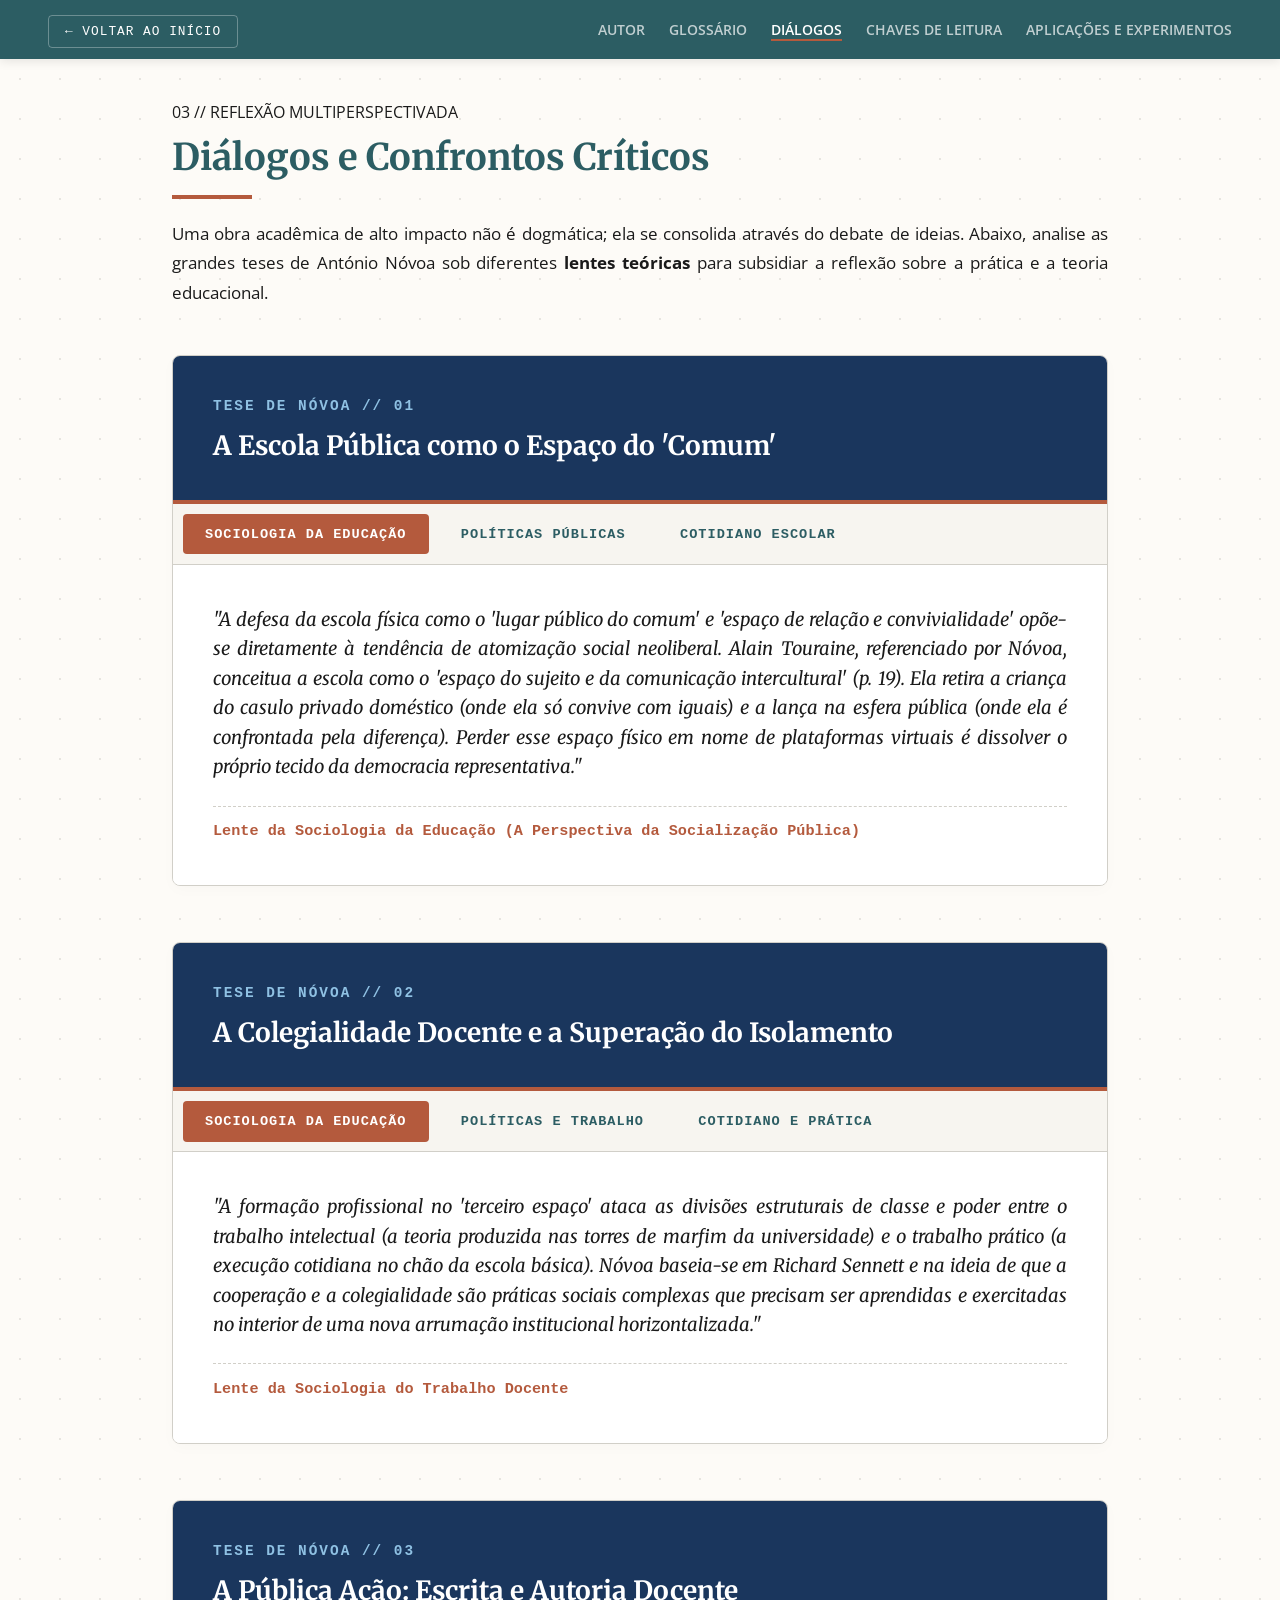
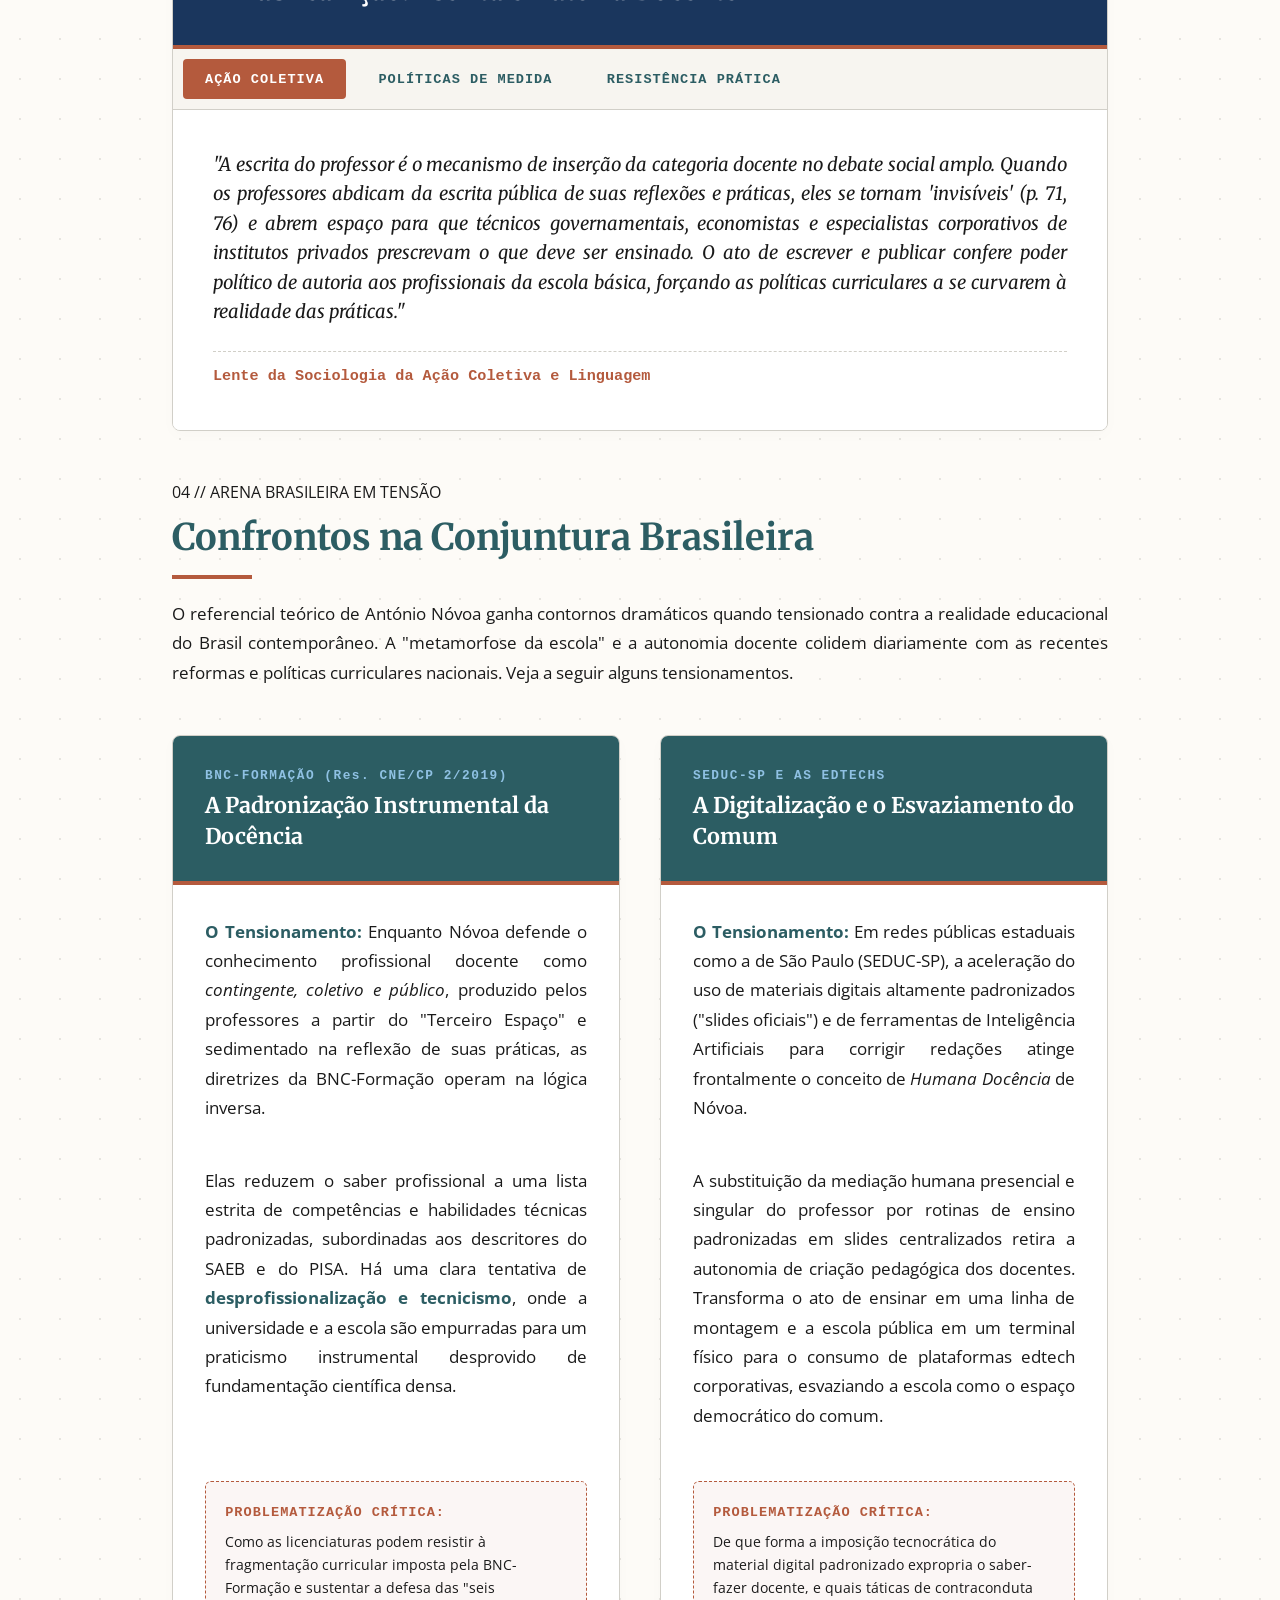
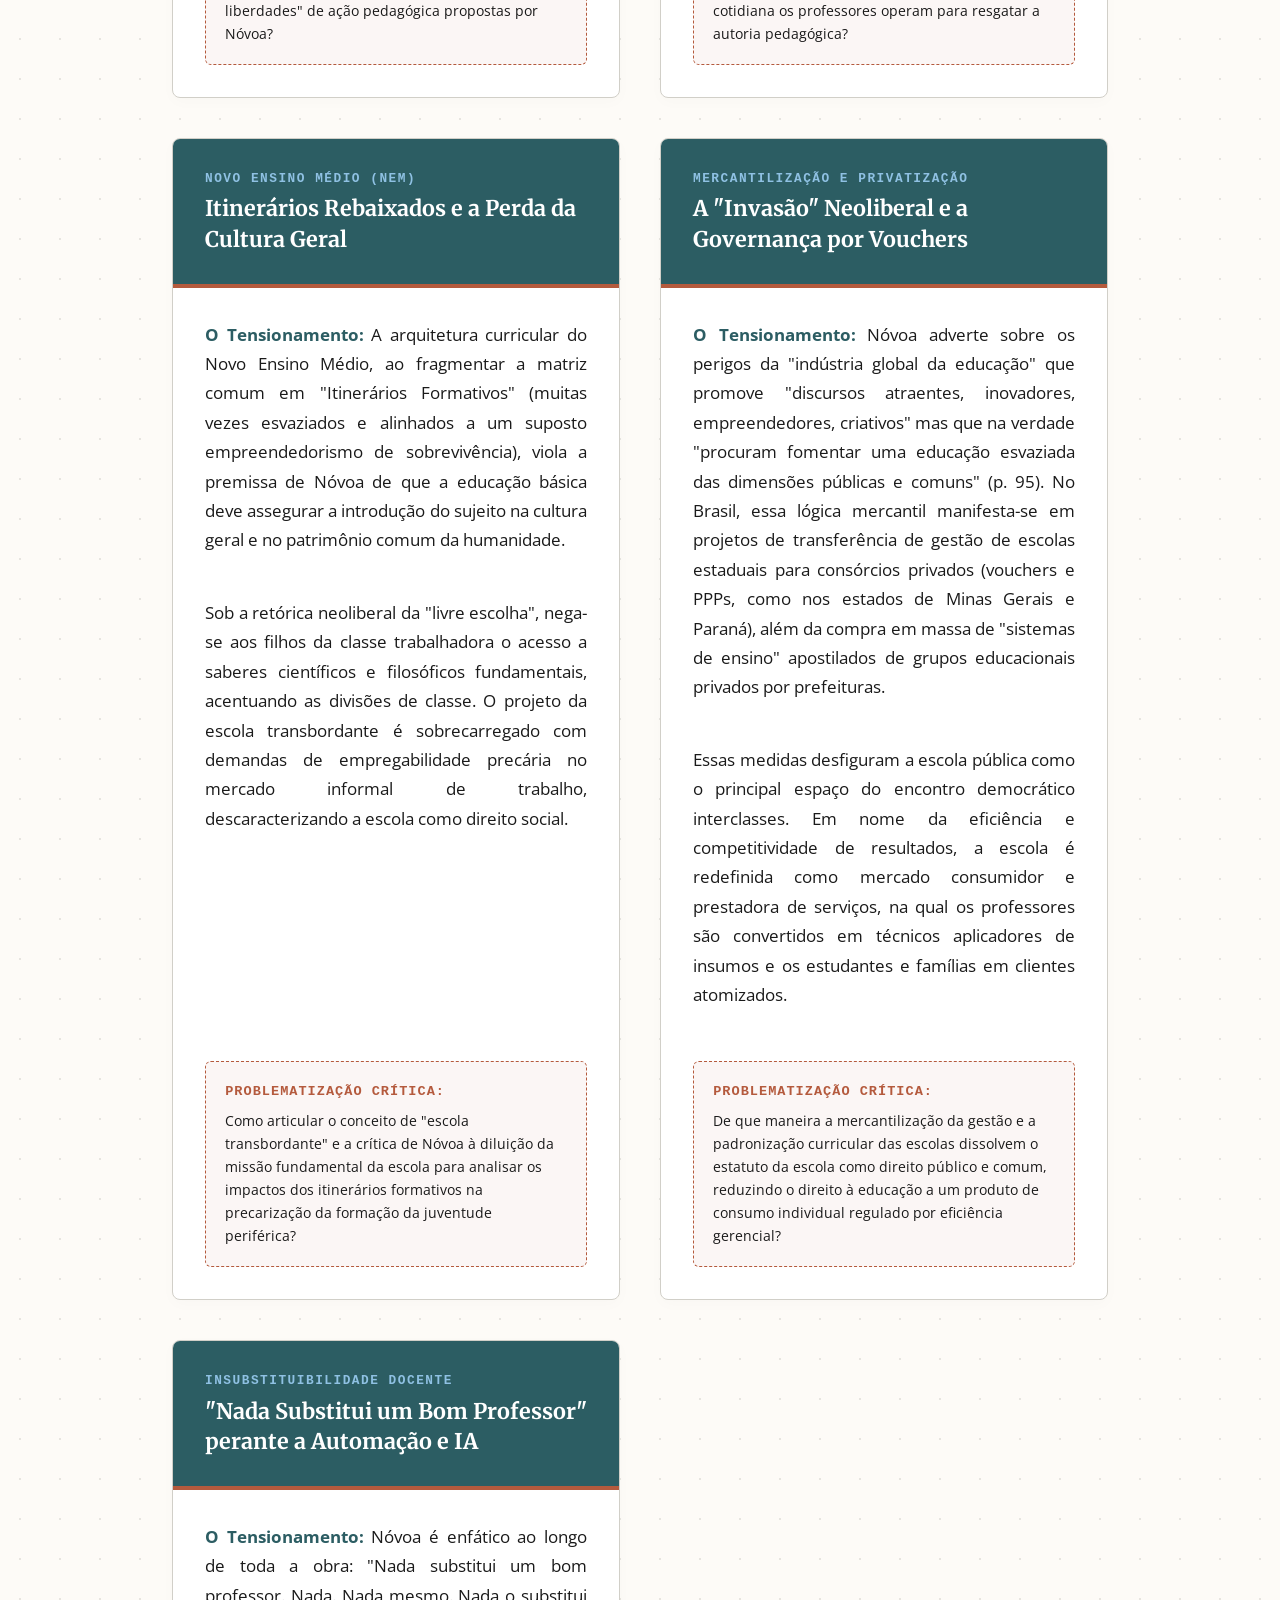
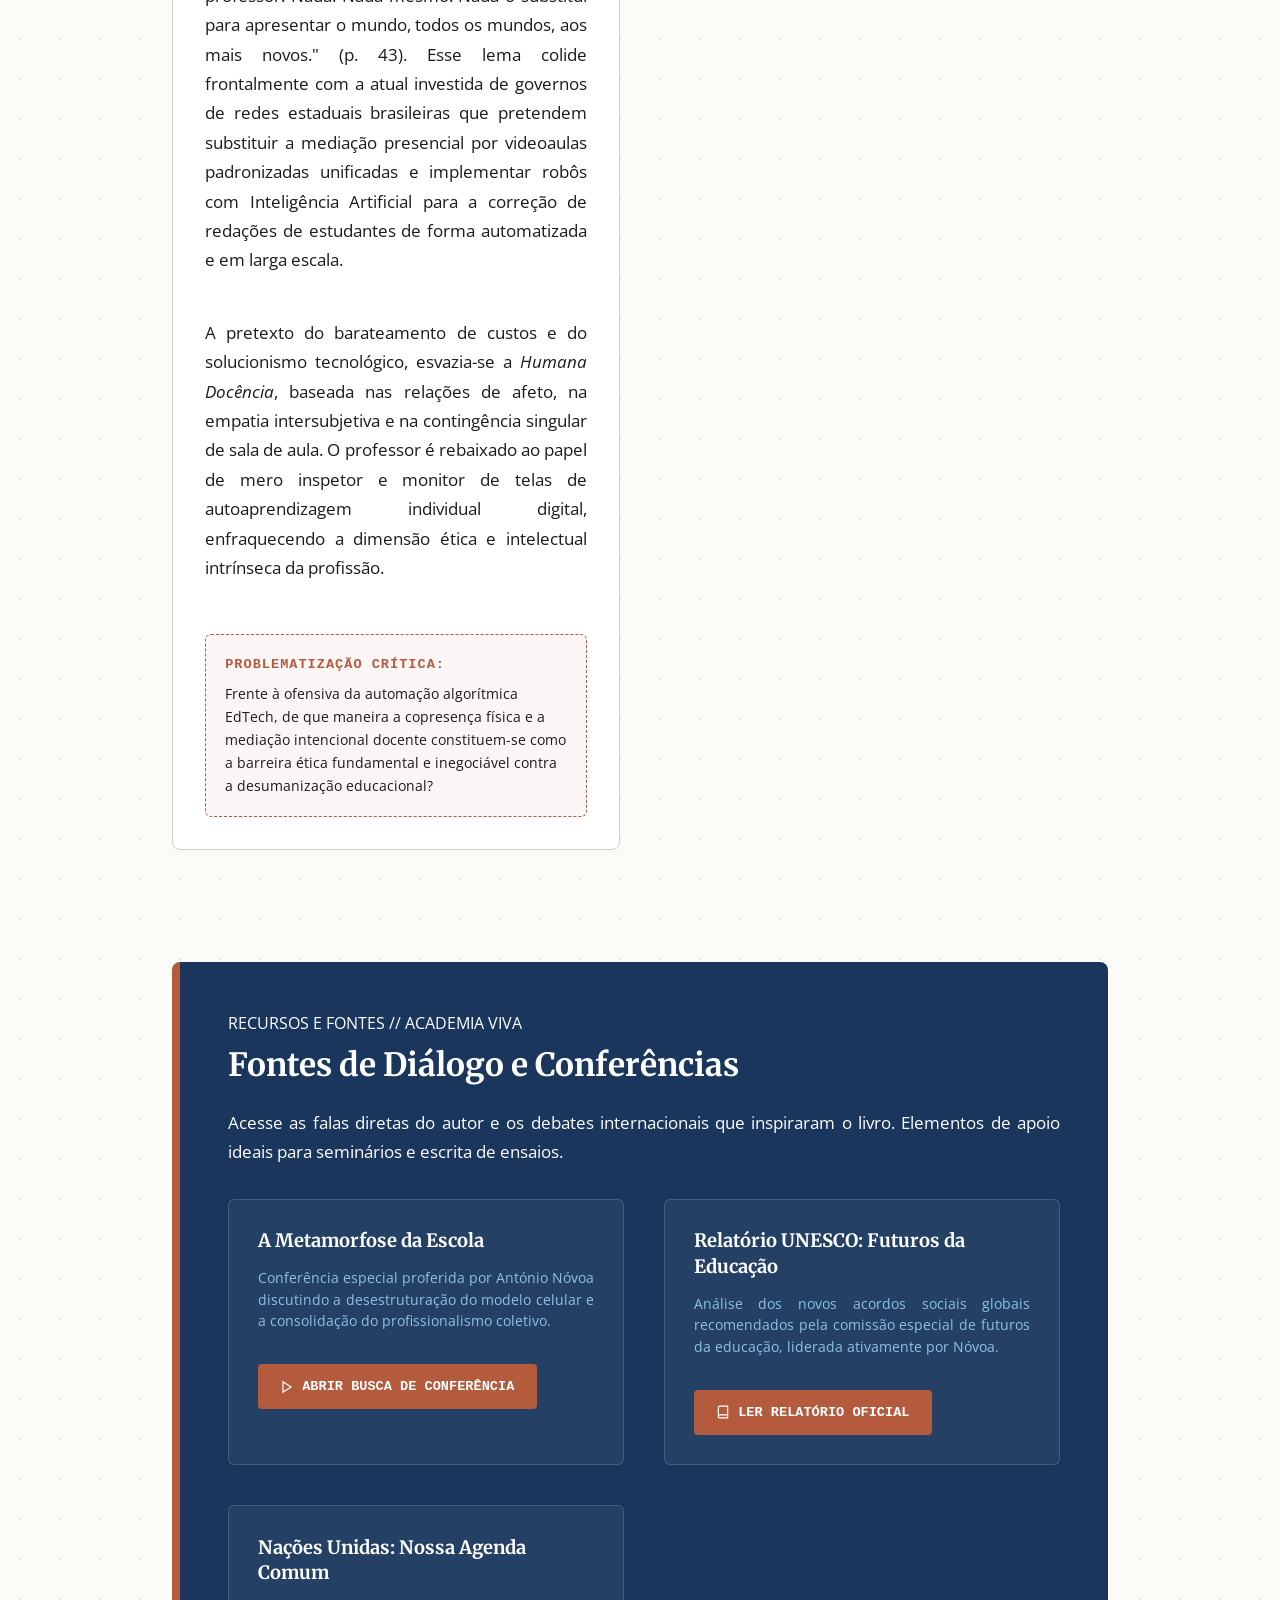
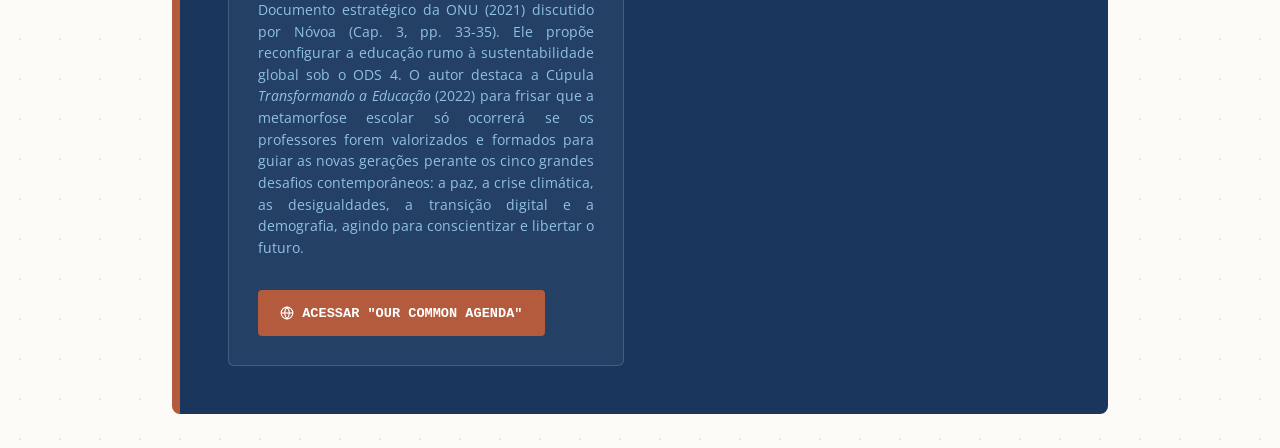
<file: dialogos.html>
<!doctype html>
<html lang="pt-BR">
    <head>
        <meta charset="UTF-8" />
        <meta name="viewport" content="width=device-width, initial-scale=1.0" />
        <title>Diálogos - Professores: Libertar o Futuro</title>
        <link rel="preconnect" href="https://fonts.googleapis.com" />
        <link rel="preconnect" href="https://fonts.gstatic.com" crossorigin />
        <link
            href="https://fonts.googleapis.com/css2?family=Merriweather:wght@400;700&family=Open+Sans:wght@400;600&display=swap"
            rel="stylesheet"
        />
        <link rel="stylesheet" href="style.css?v=3.9" />
    </head>
    <body class="pagina-interna">
        <header class="cabecalho-interno">
            <div class="logo-texto">
                <a href="index.html">← VOLTAR AO INÍCIO</a>
            </div>
            <nav>
                <ul class="navegacao-reticular">
                    <li><a href="autor.html">Autor</a></li>
                    <li><a href="glossario.html">Glossário</a></li>
                    <li><a href="dialogos.html" class="ativo">Diálogos</a></li>
                    <li><a href="chaves-leitura.html">Chaves de Leitura</a></li>
                    <li><a href="rumos.html">Aplicações e experimentos</a></li>
                </ul>
            </nav>
        </header>

        <main class="conteudo-fluido">
            <section class="territorio">
                <div class="decoracao-arquitetonica">03 // REFLEXÃO MULTIPERSPECTIVADA</div>
                <h2>Diálogos e Confrontos Críticos</h2>
                <p>
                    Uma obra acadêmica de alto impacto não é dogmática; ela se consolida através do debate de ideias. Abaixo, analise as grandes teses de António Nóvoa sob diferentes <strong>lentes teóricas</strong> para subsidiar a reflexão sobre a prática e a teoria educacional.
                </p>

                <div class="arena-dialogica">
                    <!-- Card de Tese 1 -->
                    <article class="card-tese" data-tese="tese1">
                        <div class="cabecalho-tese">
                            <span class="rotulo-numero">TESE DE NÓVOA // 01</span>
                            <h3>A Escola Pública como o Espaço do 'Comum'</h3>
                        </div>
                        <div class="seletores-lentes">
                            <button class="botao-lente" data-lente="sociologia">Sociologia da Educação</button>
                            <button class="botao-lente" data-lente="politicas">Políticas Públicas</button>
                            <button class="botao-lente" data-lente="cotidiano">Cotidiano Escolar</button>
                        </div>
                        <div class="corpo-debate">
                            <!-- Inserido dinamicamente via JS -->
                        </div>
                    </article>

                    <!-- Card de Tese 2 -->
                    <article class="card-tese" data-tese="tese2">
                        <div class="cabecalho-tese">
                            <span class="rotulo-numero">TESE DE NÓVOA // 02</span>
                            <h3>A Colegialidade Docente e a Superação do Isolamento</h3>
                        </div>
                        <div class="seletores-lentes">
                            <button class="botao-lente" data-lente="sociologia">Sociologia da Educação</button>
                            <button class="botao-lente" data-lente="politicas">Políticas e Trabalho</button>
                            <button class="botao-lente" data-lente="cotidiano">Cotidiano e Prática</button>
                        </div>
                        <div class="corpo-debate">
                            <!-- Inserido dinamicamente via JS -->
                        </div>
                    </article>

                    <!-- Card de Tese 3 -->
                    <article class="card-tese" data-tese="tese3">
                        <div class="cabecalho-tese">
                            <span class="rotulo-numero">TESE DE NÓVOA // 03</span>
                            <h3>A Pública Ação: Escrita e Autoria Docente</h3>
                        </div>
                        <div class="seletores-lentes">
                            <button class="botao-lente" data-lente="sociologia">Ação Coletiva</button>
                            <button class="botao-lente" data-lente="politicas">Políticas de Medida</button>
                            <button class="botao-lente" data-lente="cotidiano">Resistência Prática</button>
                        </div>
                        <div class="corpo-debate">
                            <!-- Inserido dinamicamente via JS -->
                        </div>
                    </article>
                </div>
            </section>

            <!-- Seção Especial: Confrontos na Conjuntura Brasileira -->
            <section class="territorio">
                <div class="decoracao-arquitetonica">04 // ARENA BRASILEIRA EM TENSÃO</div>
                <h2>Confrontos na Conjuntura Brasileira</h2>
                <p>
                    O referencial teórico de António Nóvoa ganha contornos dramáticos quando tensionado contra a realidade educacional do Brasil contemporâneo. A "metamorfose da escola" e a autonomia docente colidem diariamente com as recentes reformas e políticas curriculares nacionais. Veja a seguir alguns tensionamentos.
                </p>

                <div class="grid-conjuntura-br">
                    <article class="card-conjuntura">
                        <div class="cabecalho-conjuntura">
                            <span class="etiqueta-reforma">BNC-FORMAÇÃO (Res. CNE/CP 2/2019)</span>
                            <h3>A Padronização Instrumental da Docência</h3>
                        </div>
                        <div class="conteudo-conjuntura">
                            <p>
                                <strong>O Tensionamento:</strong> Enquanto Nóvoa defende o conhecimento profissional docente como <em>contingente, coletivo e público</em>, produzido pelos professores a partir do "Terceiro Espaço" e sedimentado na reflexão de suas práticas, as diretrizes da BNC-Formação operam na lógica inversa.
                            </p>
                            <p>
                                Elas reduzem o saber profissional a uma lista estrita de competências e habilidades técnicas padronizadas, subordinadas aos descritores do SAEB e do PISA. Há uma clara tentativa de <strong>desprofissionalização e tecnicismo</strong>, onde a universidade e a escola são empurradas para um praticismo instrumental desprovido de fundamentação científica densa.
                            </p>
                            <div class="problematizacao-br">
                                <strong>Problematização Crítica:</strong> Como as licenciaturas podem resistir à fragmentação curricular imposta pela BNC-Formação e sustentar a defesa das "seis liberdades" de ação pedagógica propostas por Nóvoa?
                            </div>
                        </div>
                    </article>

                    <article class="card-conjuntura">
                        <div class="cabecalho-conjuntura">
                            <span class="etiqueta-reforma">SEDUC-SP E AS EDTECHS</span>
                            <h3>A Digitalização e o Esvaziamento do Comum</h3>
                        </div>
                        <div class="conteudo-conjuntura">
                            <p>
                                <strong>O Tensionamento:</strong> Em redes públicas estaduais como a de São Paulo (SEDUC-SP), a aceleração do uso de materiais digitais altamente padronizados ("slides oficiais") e de ferramentas de Inteligência Artificiais para corrigir redações atinge frontalmente o conceito de <em>Humana Docência</em> de Nóvoa.
                            </p>
                            <p>
                                A substituição da mediação humana presencial e singular do professor por rotinas de ensino padronizadas em slides centralizados retira a autonomia de criação pedagógica dos docentes. Transforma o ato de ensinar em uma linha de montagem e a escola pública em um terminal físico para o consumo de plataformas edtech corporativas, esvaziando a escola como o espaço democrático do comum.
                            </p>
                            <div class="problematizacao-br">
                                <strong>Problematização Crítica:</strong> De que forma a imposição tecnocrática do material digital padronizado expropria o saber-fazer docente, e quais táticas de contraconduta cotidiana os professores operam para resgatar a autoria pedagógica?
                            </div>
                        </div>
                    </article>

                    <article class="card-conjuntura">
                        <div class="cabecalho-conjuntura">
                            <span class="etiqueta-reforma">NOVO ENSINO MÉDIO (NEM)</span>
                            <h3>Itinerários Rebaixados e a Perda da Cultura Geral</h3>
                        </div>
                        <div class="conteudo-conjuntura">
                            <p>
                                <strong>O Tensionamento:</strong> A arquitetura curricular do Novo Ensino Médio, ao fragmentar a matriz comum em "Itinerários Formativos" (muitas vezes esvaziados e alinhados a um suposto empreendedorismo de sobrevivência), viola a premissa de Nóvoa de que a educação básica deve assegurar a introdução do sujeito na cultura geral e no patrimônio comum da humanidade.
                            </p>
                            <p>
                                Sob a retórica neoliberal da "livre escolha", nega-se aos filhos da classe trabalhadora o acesso a saberes científicos e filosóficos fundamentais, acentuando as divisões de classe. O projeto da escola transbordante é sobrecarregado com demandas de empregabilidade precária no mercado informal de trabalho, descaracterizando a escola como direito social.
                            </p>
                            <div class="problematizacao-br">
                                <strong>Problematização Crítica:</strong> Como articular o conceito de "escola transbordante" e a crítica de Nóvoa à diluição da missão fundamental da escola para analisar os impactos dos itinerários formativos na precarização da formação da juventude periférica?
                            </div>
                        </div>
                    </article>

                    <article class="card-conjuntura">
                        <div class="cabecalho-conjuntura">
                            <span class="etiqueta-reforma">MERCANTILIZAÇÃO E PRIVATIZAÇÃO</span>
                            <h3>A "Invasão" Neoliberal e a Governança por Vouchers</h3>
                        </div>
                        <div class="conteudo-conjuntura">
                            <p>
                                <strong>O Tensionamento:</strong> Nóvoa adverte sobre os perigos da "indústria global da educação" que promove "discursos atraentes, inovadores, empreendedores, criativos" mas que na verdade "procuram fomentar uma educação esvaziada das dimensões públicas e comuns" (p. 95). No Brasil, essa lógica mercantil manifesta-se em projetos de transferência de gestão de escolas estaduais para consórcios privados (vouchers e PPPs, como nos estados de Minas Gerais e Paraná), além da compra em massa de "sistemas de ensino" apostilados de grupos educacionais privados por prefeituras.
                            </p>
                            <p>
                                Essas medidas desfiguram a escola pública como o principal espaço do encontro democrático interclasses. Em nome da eficiência e competitividade de resultados, a escola é redefinida como mercado consumidor e prestadora de serviços, na qual os professores são convertidos em técnicos aplicadores de insumos e os estudantes e famílias em clientes atomizados.
                            </p>
                            <div class="problematizacao-br">
                                <strong>Problematização Crítica:</strong> De que maneira a mercantilização da gestão e a padronização curricular das escolas dissolvem o estatuto da escola como direito público e comum, reduzindo o direito à educação a um produto de consumo individual regulado por eficiência gerencial?
                            </div>
                        </div>
                    </article>

                    <article class="card-conjuntura">
                        <div class="cabecalho-conjuntura">
                            <span class="etiqueta-reforma">INSUBSTITUIBILIDADE DOCENTE</span>
                            <h3>"Nada Substitui um Bom Professor" perante a Automação e IA</h3>
                        </div>
                        <div class="conteudo-conjuntura">
                            <p>
                                <strong>O Tensionamento:</strong> Nóvoa é enfático ao longo de toda a obra: "Nada substitui um bom professor. Nada. Nada mesmo. Nada o substitui para apresentar o mundo, todos os mundos, aos mais novos." (p. 43). Esse lema colide frontalmente com a atual investida de governos de redes estaduais brasileiras que pretendem substituir a mediação presencial por videoaulas padronizadas unificadas e implementar robôs com Inteligência Artificial para a correção de redações de estudantes de forma automatizada e em larga escala.
                            </p>
                            <p>
                                A pretexto do barateamento de custos e do solucionismo tecnológico, esvazia-se a <em>Humana Docência</em>, baseada nas relações de afeto, na empatia intersubjetiva e na contingência singular de sala de aula. O professor é rebaixado ao papel de mero inspetor e monitor de telas de autoaprendizagem individual digital, enfraquecendo a dimensão ética e intelectual intrínseca da profissão.
                            </p>
                            <div class="problematizacao-br">
                                <strong>Problematização Crítica:</strong> Frente à ofensiva da automação algorítmica EdTech, de que maneira a copresença física e a mediação intencional docente constituem-se como a barreira ética fundamental e inegociável contra a desumanização educacional?
                            </div>
                        </div>
                    </article>
                </div>
            </section>

            <!-- Seção de Recursos Multimídia -->

            <section class="territorio sem-borda padding-reduzido">
                <div class="secao-multimidia">
                    <div class="decoracao-arquitetonica claro">RECURSOS E FONTES // ACADEMIA VIVA</div>
                    <h3>Fontes de Diálogo e Conferências</h3>
                    <p>
                        Acesse as falas diretas do autor e os debates internacionais que inspiraram o livro. Elementos de apoio ideais para seminários e escrita de ensaios.
                    </p>

                    <div class="grid-videos">
                        <div class="card-video">
                            <h4>A Metamorfose da Escola</h4>
                            <p>Conferência especial proferida por António Nóvoa discutindo a desestruturação do modelo celular e a consolidação do profissionalismo coletivo.</p>
                            <a href="https://www.youtube.com/results?search_query=Antonio+Novoa+Metamorfose+da+Escola" target="_blank" class="botao-play">
                                <svg width="14" height="14" viewBox="0 0 24 24" fill="none" stroke="currentColor" stroke-width="2" style="vertical-align: middle;">
                                    <polygon points="5 3 19 12 5 21 5 3"/>
                                </svg>
                                ABRIR BUSCA DE CONFERÊNCIA
                            </a>
                        </div>

                        <div class="card-video">
                            <h4>Relatório UNESCO: Futuros da Educação</h4>
                            <p>Análise dos novos acordos sociais globais recomendados pela comissão especial de futuros da educação, liderada ativamente por Nóvoa.</p>
                            <a href="https://unesdoc.unesco.org/ark:/48223/pf0000379857_por" target="_blank" class="botao-play">
                                <svg width="14" height="14" viewBox="0 0 24 24" fill="none" stroke="currentColor" stroke-width="2" style="vertical-align: middle;">
                                    <path d="M4 19.5A2.5 2.5 0 0 1 6.5 17H20"/>
                                    <path d="M6.5 2H20v20H6.5A2.5 2.5 0 0 1 4 19.5v-15A2.5 2.5 0 0 1 6.5 2z"/>
                                </svg>
                                LER RELATÓRIO OFICIAL
                            </a>
                        </div>

                        <div class="card-video">
                            <h4>Nações Unidas: Nossa Agenda Comum</h4>
                            <p>Documento estratégico da ONU (2021) discutido por Nóvoa (Cap. 3, pp. 33-35). Ele propõe reconfigurar a educação rumo à sustentabilidade global sob o ODS 4. O autor destaca a Cúpula <em>Transformando a Educação</em> (2022) para frisar que a metamorfose escolar só ocorrerá se os professores forem valorizados e formados para guiar as novas gerações perante os cinco grandes desafios contemporâneos: a paz, a crise climática, as desigualdades, a transição digital e a demografia, agindo para conscientizar e libertar o futuro.</p>
                            <a href="https://www.un.org/en/common-agenda/sustainable-development-goals" target="_blank" class="botao-play">
                                <svg width="14" height="14" viewBox="0 0 24 24" fill="none" stroke="currentColor" stroke-width="2" style="vertical-align: middle;">
                                    <circle cx="12" cy="12" r="10"/>
                                    <line x1="2" y1="12" x2="22" y2="12"/>
                                    <path d="M12 2a15.3 15.3 0 0 1 4 10 15.3 15.3 0 0 1-4 10 15.3 15.3 0 0 1-4-10 15.3 15.3 0 0 1 4-10z"/>
                                </svg>
                                ACESSAR "OUR COMMON AGENDA"
                            </a>
                        </div>
                    </div>
                </div>
            </section>
        </main>

        <script src="script.js?v=3.9"></script>
    </body>
</html>
</file>
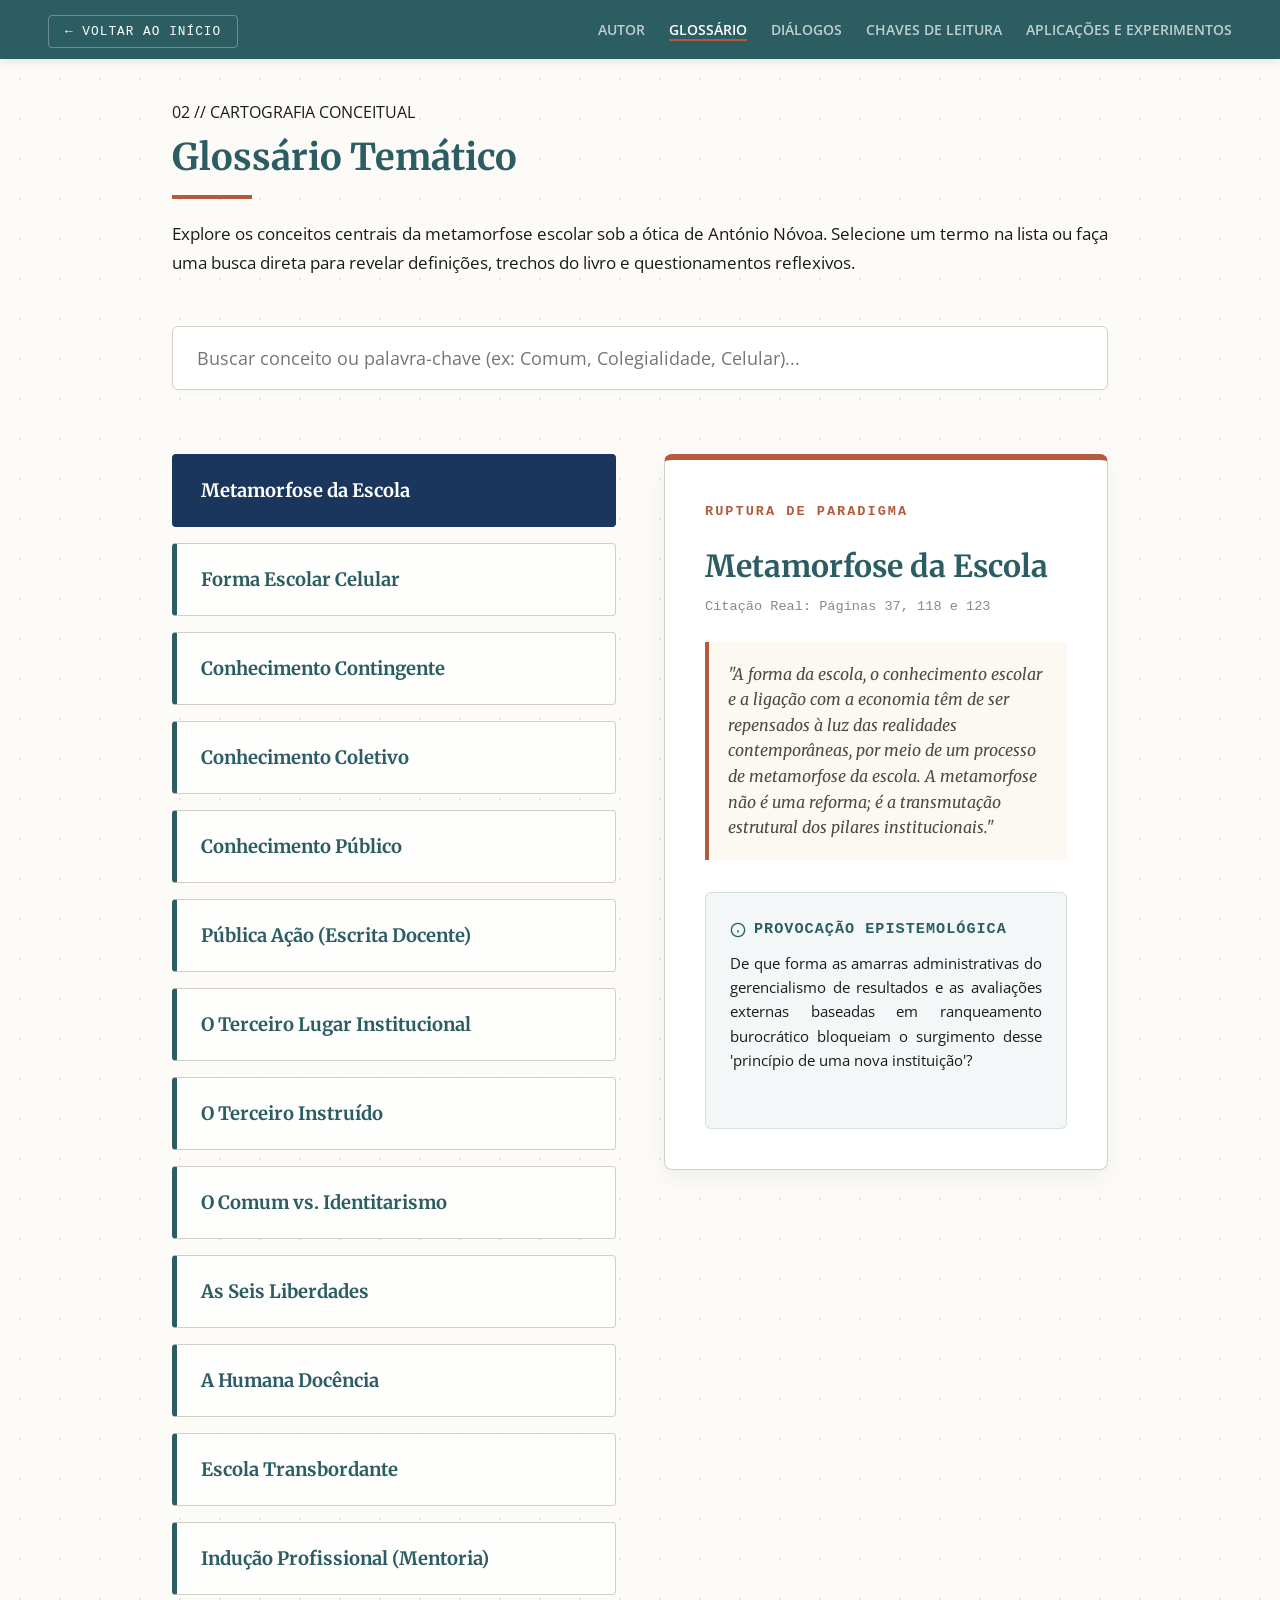
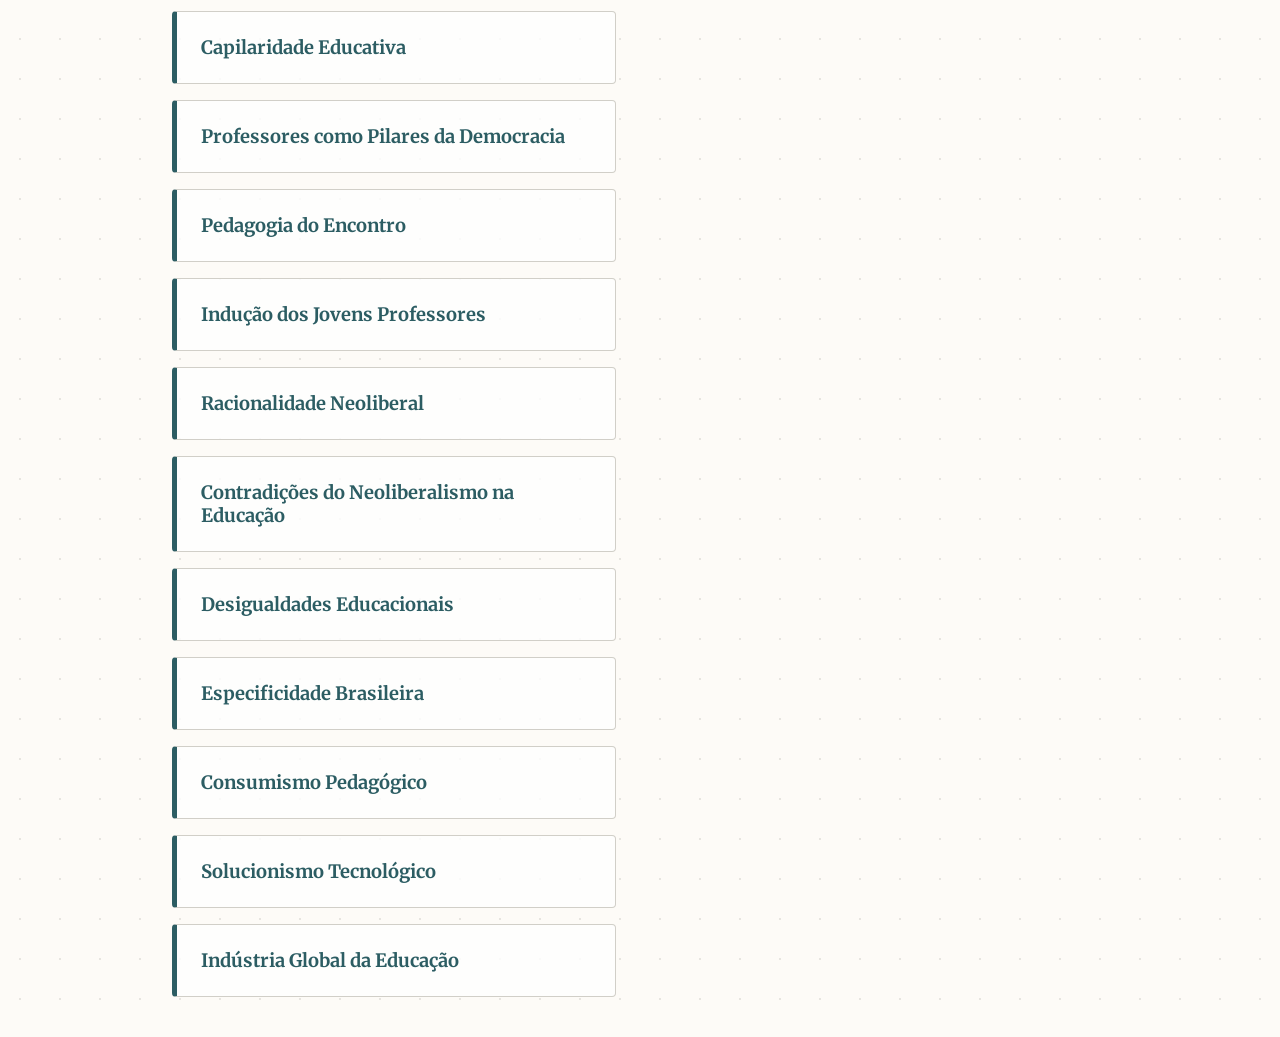
<file: glossario.html>
<!doctype html>
<html lang="pt-BR">
    <head>
        <meta charset="UTF-8" />
        <meta name="viewport" content="width=device-width, initial-scale=1.0" />
        <title>Glossário - Professores: Libertar o Futuro</title>
        <link rel="preconnect" href="https://fonts.googleapis.com" />
        <link rel="preconnect" href="https://fonts.gstatic.com" crossorigin />
        <link
            href="https://fonts.googleapis.com/css2?family=Merriweather:wght@400;700&family=Open+Sans:wght@400;600&display=swap"
            rel="stylesheet"
        />
        <link rel="stylesheet" href="style.css?v=3.9" />
    </head>
    <body class="pagina-interna">
        <header class="cabecalho-interno">
            <div class="logo-texto">
                <a href="index.html">← VOLTAR AO INÍCIO</a>
            </div>
            <nav>
                <ul class="navegacao-reticular">
                    <li><a href="autor.html">Autor</a></li>
                    <li><a href="glossario.html" class="ativo">Glossário</a></li>
                    <li><a href="dialogos.html">Diálogos</a></li>
                    <li><a href="chaves-leitura.html">Chaves de Leitura</a></li>
                    <li><a href="rumos.html">Aplicações e experimentos</a></li>
                </ul>
            </nav>
        </header>

        <main class="conteudo-fluido">
            <section class="territorio">
                <div class="decoracao-arquitetonica">02 // CARTOGRAFIA CONCEITUAL</div>
                <h2>Glossário Temático</h2>
                <p>
                    Explore os conceitos centrais da metamorfose escolar sob a ótica de António Nóvoa. Selecione um termo na lista ou faça uma busca direta para revelar definições, trechos do livro e questionamentos reflexivos.
                </p>

                <div class="painel-glossario">
                    <div class="busca-container">
                        <input type="text" id="busca-conceito" class="input-busca" placeholder="Buscar conceito ou palavra-chave (ex: Comum, Colegialidade, Celular)...">
                    </div>

                    <div class="grid-botoes-conceitos" id="grid-conceitos">
                        <!-- Gerado dinamicamente via JS -->
                    </div>

                    <div class="cartao-detalhe-conceito" id="cartao-detalhe">
                        <!-- Detalhes do conceito exibidos dinamicamente -->
                    </div>
                </div>
            </section>
        </main>

        <script src="script.js?v=3.9"></script>
    </body>
</html>
</file>
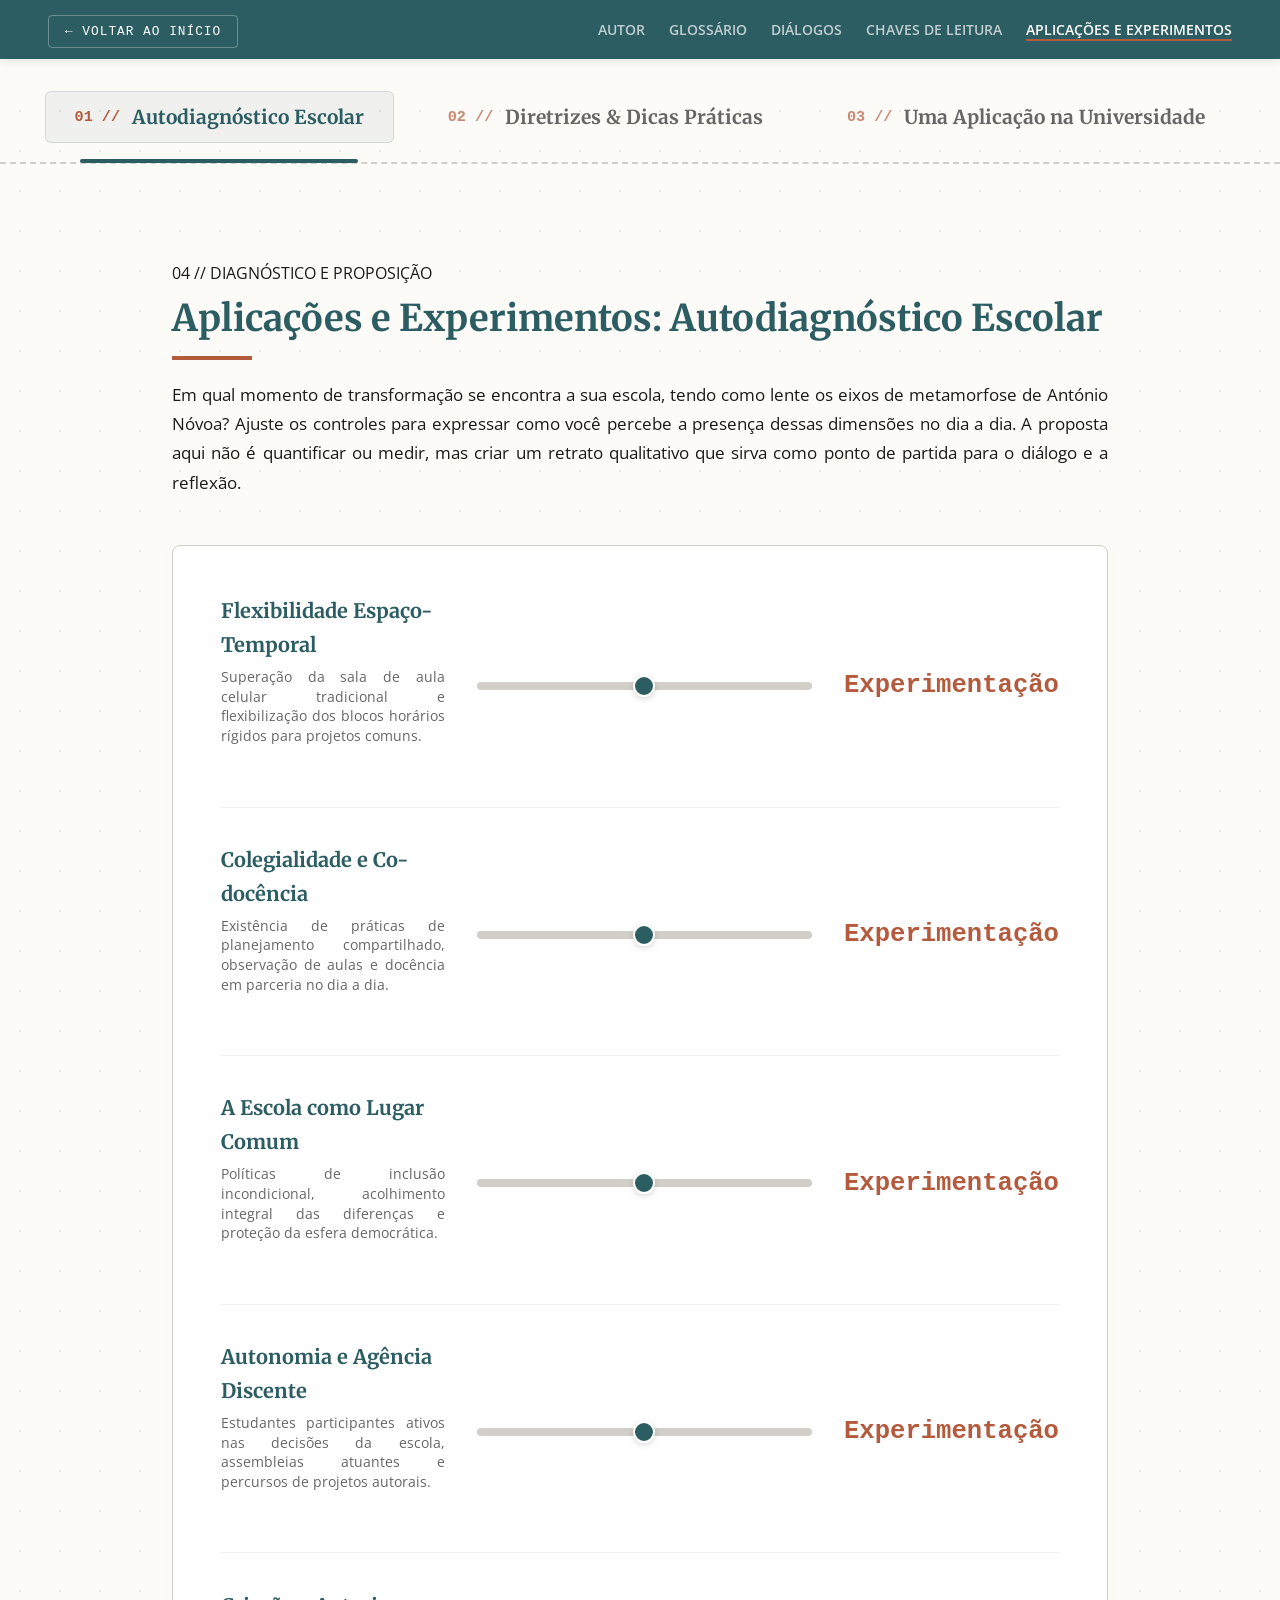
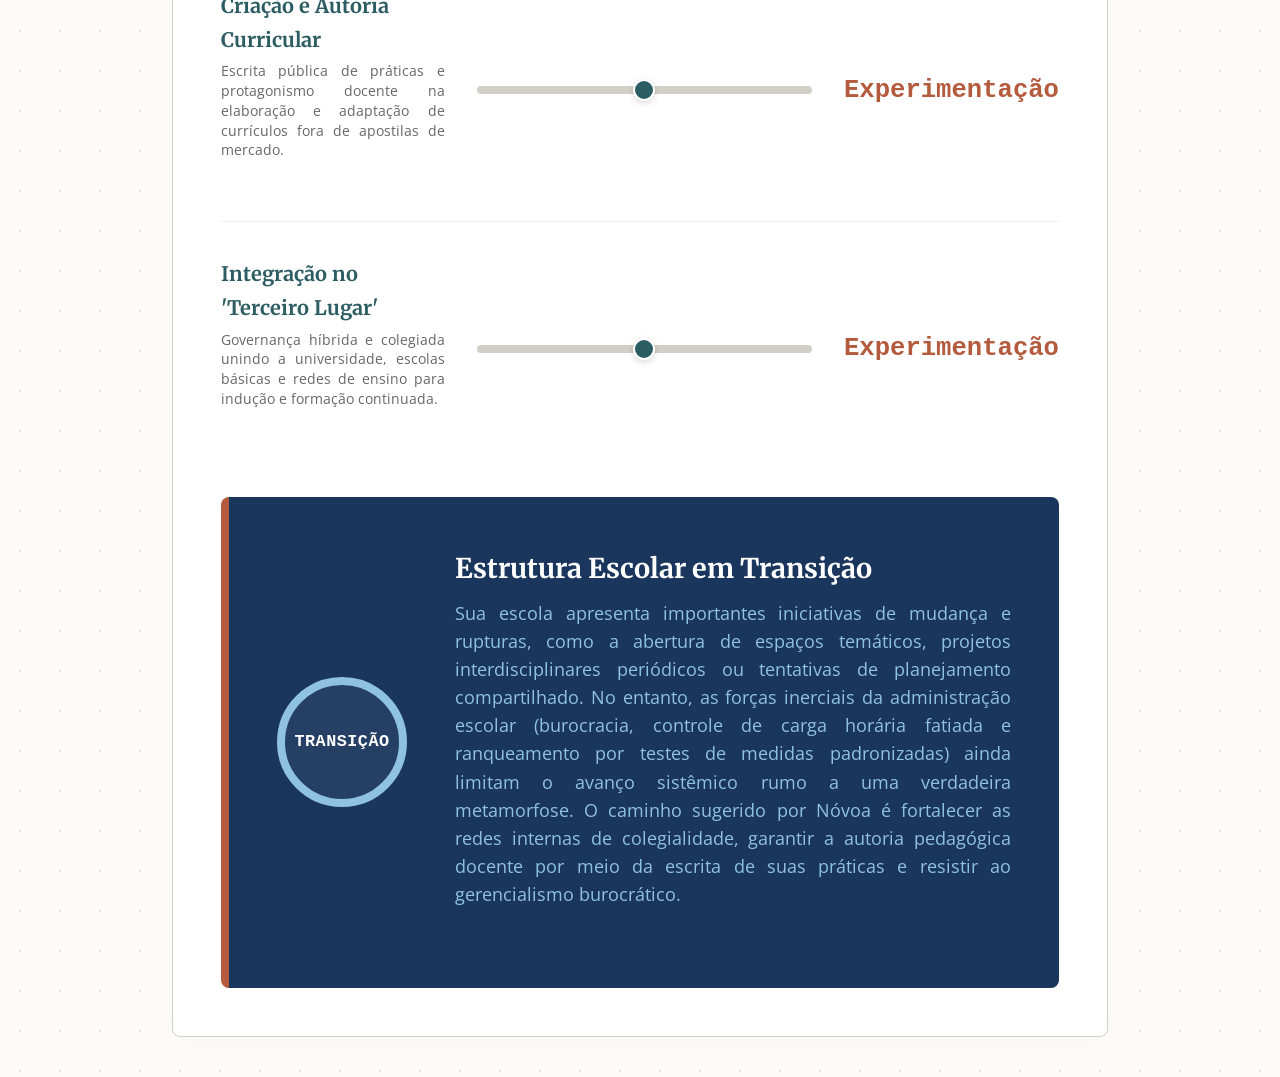
<file: rumos.html>
<!doctype html>
<html lang="pt-BR">
    <head>
        <meta charset="UTF-8" />
        <meta name="viewport" content="width=device-width, initial-scale=1.0" />
        <title>
            Aplicações e Experimentos - Professores: Libertar o Futuro
        </title>
        <link rel="preconnect" href="https://fonts.googleapis.com" />
        <link rel="preconnect" href="https://fonts.gstatic.com" crossorigin />
        <link
            href="https://fonts.googleapis.com/css2?family=Merriweather:wght@400;700&family=Open+Sans:wght@400;600&display=swap"
            rel="stylesheet"
        />
        <link rel="stylesheet" href="style.css?v=3.9" />
    </head>
    <body class="pagina-interna">
        <header class="cabecalho-interno">
            <div class="logo-texto">
                <a href="index.html">← VOLTAR AO INÍCIO</a>
            </div>
            <nav>
                <ul class="navegacao-reticular">
                    <li><a href="autor.html">Autor</a></li>
                    <li><a href="glossario.html">Glossário</a></li>
                    <li><a href="dialogos.html">Diálogos</a></li>
                    <li><a href="chaves-leitura.html">Chaves de Leitura</a></li>
                    <li>
                        <a href="rumos.html" class="ativo"
                            >Aplicações e experimentos</a
                        >
                    </li>
                </ul>
            </nav>
        </header>

        <main class="conteudo-fluido">
            <!-- Navegação por Abas (Tabs) Blueprint -->
            <div class="navegacao-abas-rumos">
                <button class="aba-rumos ativa" data-aba="autodiagnostico">
                    <span class="numero-aba">01 //</span> Autodiagnóstico
                    Escolar
                </button>
                <button class="aba-rumos" data-aba="diretrizes">
                    <span class="numero-aba">02 //</span> Diretrizes & Dicas
                    Práticas
                </button>
                <button class="aba-rumos" data-aba="extensao">
                    <span class="numero-aba">03 //</span> Uma Aplicação na
                    Universidade
                </button>
            </div>

            <!-- Painel 1: Autodiagnóstico Escolar -->
            <div class="painel-aba ativo" id="conteudo-autodiagnostico">
                <section class="territorio">
                    <div class="decoracao-arquitetonica">
                        04 // DIAGNÓSTICO E PROPOSIÇÃO
                    </div>
                    <h2>Aplicações e Experimentos: Autodiagnóstico Escolar</h2>
                    <p>
                        Em qual momento de transformação se encontra a sua
                        escola, tendo como lente os eixos de metamorfose de
                        António Nóvoa? Ajuste os controles para expressar como
                        você percebe a presença dessas dimensões no dia a dia. A
                        proposta aqui não é quantificar ou medir, mas criar um
                        retrato qualitativo que sirva como ponto de partida para
                        o diálogo e a reflexão.
                    </p>

                    <div class="painel-rumos">
                        <div class="grid-sliders">
                            <!-- Eixo 1 -->
                            <div class="item-slider">
                                <div class="info-slider">
                                    <h4>Flexibilidade Espaço-Temporal</h4>
                                    <p>
                                        Superação da sala de aula celular
                                        tradicional e flexibilização dos blocos
                                        horários rígidos para projetos comuns.
                                    </p>
                                </div>
                                <input
                                    type="range"
                                    min="0"
                                    max="10"
                                    value="5"
                                    id="slider-espaco-tempo"
                                />
                                <div class="valor-slider">Experimentação</div>
                            </div>

                            <!-- Eixo 2 -->
                            <div class="item-slider">
                                <div class="info-slider">
                                    <h4>Colegialidade e Co-docência</h4>
                                    <p>
                                        Existência de práticas de planejamento
                                        compartilhado, observação de aulas e
                                        docência em parceria no dia a dia.
                                    </p>
                                </div>
                                <input
                                    type="range"
                                    min="0"
                                    max="10"
                                    value="5"
                                    id="slider-colegialidade"
                                />
                                <div class="valor-slider">Experimentação</div>
                            </div>

                            <!-- Eixo 3 -->
                            <div class="item-slider">
                                <div class="info-slider">
                                    <h4>A Escola como Lugar Comum</h4>
                                    <p>
                                        Políticas de inclusão incondicional,
                                        acolhimento integral das diferenças e
                                        proteção da esfera democrática.
                                    </p>
                                </div>
                                <input
                                    type="range"
                                    min="0"
                                    max="10"
                                    value="5"
                                    id="slider-lugar-comum"
                                />
                                <div class="valor-slider">Experimentação</div>
                            </div>

                            <!-- Eixo 4 -->
                            <div class="item-slider">
                                <div class="info-slider">
                                    <h4>Autonomia e Agência Discente</h4>
                                    <p>
                                        Estudantes participantes ativos nas
                                        decisões da escola, assembleias atuantes
                                        e percursos de projetos autorais.
                                    </p>
                                </div>
                                <input
                                    type="range"
                                    min="0"
                                    max="10"
                                    value="5"
                                    id="slider-autonomia"
                                />
                                <div class="valor-slider">Experimentação</div>
                            </div>

                            <!-- Eixo 5 -->
                            <div class="item-slider">
                                <div class="info-slider">
                                    <h4>Criação e Autoria Curricular</h4>
                                    <p>
                                        Escrita pública de práticas e
                                        protagonismo docente na elaboração e
                                        adaptação de currículos fora de
                                        apostilas de mercado.
                                    </p>
                                </div>
                                <input
                                    type="range"
                                    min="0"
                                    max="10"
                                    value="5"
                                    id="slider-criacao"
                                />
                                <div class="valor-slider">Experimentação</div>
                            </div>

                            <!-- Eixo 6 -->
                            <div class="item-slider">
                                <div class="info-slider">
                                    <h4>Integração no 'Terceiro Lugar'</h4>
                                    <p>
                                        Governança híbrida e colegiada unindo a
                                        universidade, escolas básicas e redes de
                                        ensino para indução e formação
                                        continuada.
                                    </p>
                                </div>
                                <input
                                    type="range"
                                    min="0"
                                    max="10"
                                    value="5"
                                    id="slider-universidade"
                                />
                                <div class="valor-slider">Experimentação</div>
                            </div>
                        </div>

                        <!-- Bloco de Feedback Dinâmico -->
                        <div class="bloco-resultado-diagnostico">
                            <div class="radial-media">
                                <span
                                    class="numero-grande"
                                    style="font-size: 1.05rem"
                                    >Transição</span
                                >
                            </div>
                            <div class="diagnostico-feedback">
                                <h3>Escola em Transição</h3>
                                <p>Carregando diagnóstico conceitual...</p>
                            </div>
                        </div>
                    </div>
                </section>
            </div>

            <!-- Painel 2: Diretrizes & Dicas Práticas -->
            <div class="painel-aba" id="conteudo-diretrizes">
                <section
                    class="territorio sem-borda"
                    id="secao-dicas"
                    style="padding-top: 1rem"
                >
                    <div class="decoracao-arquitetonica">
                        05 // PRÁTICA DOCENTE
                    </div>
                    <h2>Diretrizes Práticas para o Cotidiano Docente</h2>
                    <p style="margin-top: -1rem; margin-bottom: 2.5rem">
                        Mapeamos 12 diretrizes operacionais baseadas diretamente
                        na obra de António Nóvoa para subsidiar a reflexão e
                        ação pedagógica. Utilize os filtros abaixo para focar na
                        área de interesse e explore os recursos e trechos
                        literários integrados.
                    </p>

                    <!-- Filtros por Categoria -->
                    <div class="filtros-dicas-bar">
                        <span class="rotulo-filtro">Filtrar por Área:</span>
                        <div
                            class="botoes-filtros-dicas"
                            id="filtros-dicas-container"
                        >
                            <button
                                class="btn-filtro-dica ativo"
                                data-categoria="todas"
                            >
                                Todas (12)
                            </button>
                            <button
                                class="btn-filtro-dica"
                                data-categoria="Pedagogia"
                            >
                                Pedagogia
                            </button>
                            <button
                                class="btn-filtro-dica"
                                data-categoria="Identidade profissional"
                            >
                                Identidade
                            </button>
                            <button
                                class="btn-filtro-dica"
                                data-categoria="Escola & ambiente"
                            >
                                Escola & Ambiente
                            </button>
                            <button
                                class="btn-filtro-dica"
                                data-categoria="Formação docente"
                            >
                                Formação Docente
                            </button>
                            <button
                                class="btn-filtro-dica"
                                data-categoria="Política educacional"
                            >
                                Política
                            </button>
                        </div>
                    </div>

                    <!-- Grid de Dicas -->
                    <div class="grid-dicas-novo" id="grid-dicas-container">
                        <!-- Gerado dinamicamente via JS em script.js?v=3.9 -->
                    </div>
                </section>
            </div>

            <!-- Painel 3: Uma Aplicação na Universidade -->
            <div class="painel-aba" id="conteudo-extensao">
                <section class="territorio sem-borda" style="padding-top: 1rem">
                    <div class="decoracao-arquitetonica">
                        06 // UNI RV E A EXTENSÃO
                    </div>
                    <h2>
                        Projetos que Libertam o Futuro: Cartilha de Extensão
                        UniRV
                    </h2>
                    <p style="margin-top: -1rem; margin-bottom: 2.5rem">
                        Uma tradução metodológica e prática das teses de António
                        Nóvoa (2023) aplicada diretamente à extensão
                        universitária da
                        <strong>Universidade de Rio Verde (UniRV)</strong>.
                    </p>

                    <div
                        class="bloco-introducao-extensao"
                        style="
                            background: rgba(44, 93, 99, 0.03);
                            border: 1px solid rgba(44, 93, 99, 0.15);
                            border-radius: 8px;
                            padding: 2rem;
                            margin-bottom: 3rem;
                        "
                    >
                        <h3
                            style="
                                margin-bottom: 1rem;
                                font-family: &quot;Merriweather&quot;, serif;
                            "
                        >
                            Articulação entre Extensão e Transformação Escolar
                        </h3>
                        <p style="margin-bottom: 1rem">
                            Por que a extensão universitária na UniRV se debruça
                            sobre a obra
                            <em>Professores: Libertar o Futuro</em>? António
                            Nóvoa nos ensina que a metamorfose da escola não se
                            dá por decretos ou reformas burocráticas impostas de
                            cima para baixo, mas sim a partir de dentro da
                            própria profissão, na alteração das práticas
                            pedagógicas, na flexibilização dos espaços-tempos e
                            no fortalecimento de redes coletivas de formação
                            docente.
                        </p>
                        <p style="margin-bottom: 1.5rem">
                            A extensão universitária na UniRV atua exatamente
                            nesse <strong>"Terceiro Espaço"</strong> híbrido de
                            governança compartilhada entre a universidade,
                            escolas da educação básica e movimentos sociais do
                            território. Ela rompe os muros da sala de aula
                            tradicional, estabelecendo a
                            <em>capilaridade educativa</em> no ecossistema do
                            Cerrado e do Sudoeste de Goiás, integrando a
                            historicização local de saberes agrícolas e a
                            co-docência intergeracional. A cartilha elaborada
                            por nosso grupo para apresentação ao Comitê de
                            Extensão da UniRV visa subsidiar professores e
                            estudantes na construção de propostas estruturadas
                            que realmente libertem o futuro de fatalidades
                            mercantis e formalidades inúteis.
                        </p>
                        <div
                            class="botoes-download-cartilha"
                            style="display: flex; gap: 1rem; flex-wrap: wrap"
                        >
                            <a
                                href="cartilha_extensao_novoa.pdf"
                                download
                                class="btn-filtro-dica ativo"
                                style="
                                    text-decoration: none;
                                    display: inline-flex;
                                    align-items: center;
                                    gap: 0.5rem;
                                    padding: 0.8rem 1.5rem;
                                    font-family: monospace;
                                "
                            >
                                <svg
                                    width="16"
                                    height="16"
                                    viewBox="0 0 24 24"
                                    fill="none"
                                    stroke="currentColor"
                                    stroke-width="2"
                                    style="vertical-align: middle"
                                >
                                    <path
                                        d="M21 15v4a2 2 0 0 1-2 2H5a2 2 0 0 1-2-2v-4"
                                    />
                                    <polyline points="7 10 12 15 17 10" />
                                    <line x1="12" y1="15" x2="12" y2="3" />
                                </svg>
                                DOWNLOAD DA CARTILHA (PDF)
                            </a>
                            <a
                                href="cartilha_extensao_novoa.docx"
                                download
                                class="btn-filtro-dica"
                                style="
                                    text-decoration: none;
                                    display: inline-flex;
                                    align-items: center;
                                    gap: 0.5rem;
                                    padding: 0.8rem 1.5rem;
                                    font-family: monospace;
                                    border: 1px solid var(--cor-grade);
                                    background: none;
                                    color: var(--cor-texto);
                                "
                            >
                                <svg
                                    width="16"
                                    height="16"
                                    viewBox="0 0 24 24"
                                    fill="none"
                                    stroke="currentColor"
                                    stroke-width="2"
                                    style="vertical-align: middle"
                                >
                                    <path
                                        d="M21 15v4a2 2 0 0 1-2 2H5a2 2 0 0 1-2-2v-4"
                                    />
                                    <polyline points="7 10 12 15 17 10" />
                                    <line x1="12" y1="15" x2="12" y2="3" />
                                </svg>
                                DOWNLOAD DA CARTILHA (DOCX)
                            </a>
                        </div>
                    </div>

                    <h3
                        style="
                            margin-bottom: 1.5rem;
                            font-family: &quot;Merriweather&quot;, serif;
                        "
                    >
                        Os 8 Princípios de Nóvoa Aplicados à Extensão na UniRV
                    </h3>
                    <div
                        class="grid-dicas-novo"
                        style="
                            display: grid;
                            grid-template-columns: repeat(
                                auto-fit,
                                minmax(320px, 1fr)
                            );
                            gap: 2rem;
                            margin-top: 1.5rem;
                        "
                    >
                        <!-- Princípio 1 -->
                        <article
                            class="cartao-dica"
                            style="
                                border-top: 5px solid #1d9e75;
                                display: block;
                            "
                        >
                            <div class="dica-header">
                                <span class="dica-meta"
                                    >Princípio 01 // pp. 34, 57, 101</span
                                >
                                <span
                                    class="dica-categoria"
                                    style="background-color: #1d9e75"
                                    >Território e Comunidade</span
                                >
                            </div>
                            <h3>Capilaridade Educativa e Convivialidade</h3>
                            <p class="dica-descricao">
                                A extensão de fato rompe os muros da
                                universidade quando a comunidade local tem voz
                                ativa e de influência. Trata-se do reforço de um
                                espaço de convivialidade (Ivan Illich) em que a
                                realidade local e a escuta do território alteram
                                e coconstróem o projeto.
                            </p>
                        </article>

                        <!-- Princípio 2 -->
                        <article
                            class="cartao-dica"
                            style="
                                border-top: 5px solid #7f77dd;
                                display: block;
                            "
                        >
                            <div class="dica-header">
                                <span class="dica-meta"
                                    >Princípio 02 // pp. 69–70</span
                                >
                                <span
                                    class="dica-categoria"
                                    style="background-color: #7f77dd"
                                    >Coletivo Docente</span
                                >
                            </div>
                            <h3>Co-docência e Colegialidade</h3>
                            <p class="dica-descricao">
                                Os professores envolvidos se reúnem para além
                                das questões logísticas, refletindo e debatendo
                                sobre a prática pedagógica ("O que mudou em mim
                                são os outros"). A docência na extensão é
                                entendida como uma colegialidade.
                            </p>
                        </article>

                        <!-- Princípio 3 -->
                        <article
                            class="cartao-dica"
                            style="
                                border-top: 5px solid #d85a30;
                                display: block;
                            "
                        >
                            <div class="dica-header">
                                <span class="dica-meta"
                                    >Princípio 03 // pp. 81–84</span
                                >
                                <span
                                    class="dica-categoria"
                                    style="background-color: #d85a30"
                                    >Indução Profissional</span
                                >
                            </div>
                            <h3>Acolhimento de Novos Professores</h3>
                            <p class="dica-descricao">
                                O projeto funciona como espaço de indução.
                                Professores veteranos orientam ativamente novos
                                docentes envolvidos no projeto, e estudantes
                                veteranos lideram o acolhimento pedagógico de
                                estudantes ingressantes.
                            </p>
                        </article>

                        <!-- Princípio 4 -->
                        <article
                            class="cartao-dica"
                            style="
                                border-top: 5px solid #d4537e;
                                display: block;
                            "
                        >
                            <div class="dica-header">
                                <span class="dica-meta"
                                    >Princípio 04 // pp. 15–17, 102</span
                                >
                                <span
                                    class="dica-categoria"
                                    style="background-color: #d4537e"
                                    >Parceria Pedagógica</span
                                >
                            </div>
                            <h3>Aprendizagem entre Pares e Colaboração</h3>
                            <p class="dica-descricao">
                                "Ninguém se educa sozinho". O projeto prevê
                                atividades estruturadas em que os discentes
                                atuam na mediação e no ensino de outros
                                estudantes e da comunidade, entendendo que
                                ensinar e partilhar é o motor do aprender.
                            </p>
                        </article>

                        <!-- Princípio 5 -->
                        <article
                            class="cartao-dica"
                            style="
                                border-top: 5px solid #ba7517;
                                display: block;
                            "
                        >
                            <div class="dica-header">
                                <span class="dica-meta"
                                    >Princípio 05 // p. 106</span
                                >
                                <span
                                    class="dica-categoria"
                                    style="background-color: #ba7517"
                                    >Historicização do Saber</span
                                >
                            </div>
                            <h3>Âncora Cultural do Contexto Local</h3>
                            <p class="dica-descricao">
                                Ensinar a disciplina como se fosse história. O
                                projeto não é importado de forma abstrata: ele é
                                ancorado na realidade da região do agronegócio
                                goiano, no ecossistema do Cerrado e na memória
                                local do Sudoeste de Goiás.
                            </p>
                        </article>

                        <!-- Princípio 6 -->
                        <article
                            class="cartao-dica"
                            style="
                                border-top: 5px solid #1a365d;
                                display: block;
                            "
                        >
                            <div class="dica-header">
                                <span class="dica-meta"
                                    >Princípio 06 // pp. 36, 58</span
                                >
                                <span
                                    class="dica-categoria"
                                    style="background-color: #1a365d"
                                    >Intergeracionalidade</span
                                >
                            </div>
                            <h3>Cuidado Mútuo entre Gerações</h3>
                            <p class="dica-descricao">
                                Conectando múltiplas faixas geracionais em
                                cooperação genuína, onde idosos da comunidade
                                local ou profissionais experientes partilham
                                saberes tradicionais com os jovens
                                universitários em vias de via dupla.
                            </p>
                        </article>

                        <!-- Princípio 7 -->
                        <article
                            class="cartao-dica"
                            style="
                                border-top: 5px solid #2c5d63;
                                display: block;
                            "
                        >
                            <div class="dica-header">
                                <span class="dica-meta"
                                    >Princípio 07 // pp. 71–72</span
                                >
                                <span
                                    class="dica-categoria"
                                    style="background-color: #2c5d63"
                                    >Escrita e Registro</span
                                >
                            </div>
                            <h3>Pública Ação Docente e Autoria</h3>
                            <p class="dica-descricao">
                                "Uma profissão que não se escreve não se
                                inscreve socialmente". O projeto supera a lógica
                                de relatórios burocráticos internos e incentiva
                                o registro público, autoral e reflexivo das
                                aprendizagens docentes.
                            </p>
                        </article>

                        <!-- Princípio 8 -->
                        <article
                            class="cartao-dica"
                            style="
                                border-top: 5px solid #b45a3d;
                                display: block;
                            "
                        >
                            <div class="dica-header">
                                <span class="dica-meta"
                                    >Princípio 08 // pp. 102–103</span
                                >
                                <span
                                    class="dica-categoria"
                                    style="background-color: #b45a3d"
                                    >Ambiente Ecológico</span
                                >
                            </div>
                            <h3>Espaços de Ação e Consequência Real</h3>
                            <p class="dica-descricao">
                                Uso do território como laboratório vivo e
                                ateliê. O projeto exige dos estudantes a tomada
                                de decisão com implicações reais e gerência das
                                incertezas, experimentando no chão da comunidade
                                o conhecimento contingente.
                            </p>
                        </article>
                    </div>
                </section>
            </div>
        </main>

        <script src="script.js?v=3.9"></script>
    </body>
</html>
</file>
<file: style.css>
/* ==================================================
   VARIÁVEIS E DEFINIÇÕES GLOBAIS
   ================================================== */
:root {
    --cor-fundo: #fdfbf7;
    --cor-texto: #1a1a1a;
    --cor-destaque: #2c5d63;
    --cor-link: #b45a3d;
    --cor-link-luminosa: #ffa585; /* Alta legibilidade em fundo escuro (WCAG 4.6:1) */
    --cor-grade: #d1cfc8;
    --azul-blueprint: #1a365d;
    --azul-blueprint-claro: #8fc1e3;
    --espacamento-padrao: 2rem;
}

/* Acessibilidade de Foco Global (Navegação por Teclado) */
:focus-visible {
    outline: 2px dashed var(--cor-link);
    outline-offset: 4px;
}

.tela-blueprint :focus-visible {
    outline: 2px dashed var(--cor-link-luminosa);
}


* {
    margin: 0;
    padding: 0;
    box-sizing: border-box;
}

body {
    font-family: "Open Sans", sans-serif;
    background-color: var(--cor-fundo);
    color: var(--cor-texto);
    line-height: 1.7;
    position: relative;
    overflow-x: hidden;
}

h1,
h2,
h3 {
    font-family: "Merriweather", serif;
    color: var(--cor-destaque);
}

/* ==================================================
   TELA INICIAL: APRESENTAÇÃO BLUEPRINT DINÂMICA
   ================================================== */
.tela-blueprint {
    min-height: 100vh;
    display: grid;
    grid-template-columns: 1fr 1fr;
    background-color: var(--azul-blueprint);
    position: relative;
    overflow: hidden;
    border-bottom: 6px solid var(--cor-link);
    /* Variáveis do Spotlight */
    --cursor-x: 50%;
    --cursor-y: 50%;
}

/* Malha quadriculada com máscara dinâmica para o Spotlight */
.tela-blueprint::before {
    content: "";
    position: absolute;
    top: 0;
    left: 0;
    right: 0;
    bottom: 0;
    background-image:
        linear-gradient(rgba(255, 255, 255, 0.1) 1px, transparent 1px),
        linear-gradient(90deg, rgba(255, 255, 255, 0.1) 1px, transparent 1px);
    background-size: 40px 40px;
    -webkit-mask-image: radial-gradient(
        circle at var(--cursor-x) var(--cursor-y),
        black 10%,
        transparent 60%
    );
    mask-image: radial-gradient(
        circle at var(--cursor-x) var(--cursor-y),
        black 10%,
        transparent 60%
    );
    z-index: 1;
    transition:
        -webkit-mask-image 0.1s ease,
        mask-image 0.1s ease;
}

.coluna-esquerda,
.coluna-direita {
    position: relative;
    z-index: 2;
    padding: 6rem;
    display: flex;
    flex-direction: column;
    justify-content: center;
}

.coluna-esquerda {
    border-right: 1px solid rgba(255, 255, 255, 0.2);
}

.coluna-esquerda .decoracao-arquitetonica {
    color: var(--azul-blueprint-claro);
    font-family: monospace;
    letter-spacing: 2px;
    margin-bottom: 2rem;
}

/* Transição de cor para a etiqueta dinâmica */
#etiqueta-dinamica {
    transition: color 0.3s ease;
}

.coluna-esquerda h1 {
    color: #ffffff;
    font-size: 4.5rem;
    line-height: 1.1;
    margin-bottom: 1.5rem;
}

.coluna-esquerda .subtitulo {
    font-size: 1.5rem;
    color: var(--azul-blueprint-claro);
    margin-bottom: 3rem;
    max-width: 80%;
}

.coluna-esquerda .autor-info {
    font-family: monospace;
    font-size: 1.2rem;
    color: #ffffff;
    border-left: 4px solid var(--cor-link-luminosa);
    padding-left: 15px;
}

.coluna-esquerda .creditos-container {
    margin-top: 2.5rem;
}

.coluna-esquerda .creditos-titulo {
    font-family: monospace;
    font-size: 0.85rem;
    color: var(--azul-blueprint-claro);
    letter-spacing: 1.5px;
    margin-bottom: 0.75rem;
    opacity: 0.8;
}

.coluna-esquerda .lista-creditos {
    list-style: none;
    font-family: "Open Sans", sans-serif;
    font-size: 0.95rem;
    color: #ffffff;
    display: flex;
    flex-wrap: wrap;
    gap: 0.5rem 1.5rem;
    max-width: 90%;
}

.coluna-esquerda .lista-creditos li {
    position: relative;
    padding-left: 12px;
    opacity: 0.9;
    transition: opacity 0.2s;
}

.coluna-esquerda .lista-creditos li:hover {
    opacity: 1;
}

.coluna-esquerda .lista-creditos li::before {
    content: "•";
    color: var(--cor-link-luminosa);
    position: absolute;
    left: 0;
    top: 0;
}


/* Navegação da Capa */
.navegacao-apresentacao ul {
    list-style: none;
    display: flex;
    flex-direction: column;
    gap: 1.5rem;
}

.navegacao-apresentacao a {
    display: flex;
    align-items: center;
    color: #ffffff;
    text-decoration: none;
    font-size: 2.2rem;
    font-family: "Merriweather", serif;
    transition: all 0.3s ease;
    padding: 1rem 2rem;
    border: 1px solid transparent;
    border-radius: 4px;
}

.navegacao-apresentacao a:hover {
    border-color: var(--cor-link-luminosa);
    background: rgba(255, 165, 133, 0.1);
    transform: translateX(15px);
    color: var(--cor-link-luminosa);
}

.navegacao-apresentacao .indice {
    font-size: 1.2rem;
    font-family: monospace;
    color: var(--cor-link-luminosa);
    margin-right: 2rem;
}


/* ==================================================
   ANIMAÇÕES DE ENTRADA (CASCATA)
   ================================================== */
.anima-entrada {
    opacity: 0;
    transform: translateY(30px);
    animation: fadeUp 0.8s cubic-bezier(0.2, 0.8, 0.2, 1) forwards;
}

@keyframes fadeUp {
    to {
        opacity: 1;
        transform: translateY(0);
    }
}

/* ==================================================
   ESTRUTURA DAS PÁGINAS INTERNAS (USO FUTURO)
   ================================================== */
.cabecalho-interno {
    background-color: var(--cor-destaque);
    display: flex;
    justify-content: space-between;
    align-items: center;
    padding: 1rem 3rem;
    position: sticky;
    top: 0;
    z-index: 100;
    box-shadow: 0 2px 10px rgba(0, 0, 0, 0.1);
}

.cabecalho-interno .logo-texto a {
    color: #ffffff;
    font-family: monospace;
    text-decoration: none;
    letter-spacing: 1px;
    font-size: 0.8rem;
    border: 1px solid rgba(255, 255, 255, 0.3);
    padding: 0.5rem 1rem;
    border-radius: 4px;
    transition: all 0.3s ease;
}

.cabecalho-interno .logo-texto a:hover {
    background-color: var(--cor-link);
    border-color: var(--cor-link);
}

.navegacao-reticular {
    display: flex;
    list-style: none;
    gap: 1.5rem;
}

.navegacao-reticular a {
    color: rgba(255, 255, 255, 0.7);
    text-decoration: none;
    font-weight: 600;
    font-size: 0.9rem;
    text-transform: uppercase;
    transition: all 0.3s ease;
}

.navegacao-reticular a:hover,
.navegacao-reticular a.ativo {
    color: #ffffff;
    border-bottom: 2px solid var(--cor-link);
}

.conteudo-fluido {
    background-color: var(--cor-fundo);
    position: relative;
    min-height: 100vh;
}

.conteudo-fluido::before {
    content: "";
    position: absolute;
    top: 0;
    left: 0;
    right: 0;
    bottom: 0;
    background-image: radial-gradient(var(--cor-grade) 1px, transparent 1px);
    background-size: 40px 40px;
    opacity: 0.5;
    z-index: 0;
    pointer-events: none;
}

.territorio {
    padding: 2.5rem var(--espacamento-padrao);
    max-width: 1000px;
    margin: 0 auto;
    position: relative;
    z-index: 1;
}

.territorio + .territorio {
    padding-top: 0.5rem;
}

.territorio h2 {
    font-size: 2.3rem;
    margin-bottom: 1.25rem;
    position: relative;
    padding-bottom: 10px;
}

.territorio h2::after {
    content: "";
    position: absolute;
    bottom: 0;
    left: 0;
    width: 80px;
    height: 4px;
    background-color: var(--cor-link);
}

.territorio p {
    margin-top: 0;
    margin-bottom: 1.5rem;
    font-size: 1.05rem;
    line-height: 1.75;
    color: var(--cor-texto);
    text-align: justify;
}

.territorio p:last-of-type {
    margin-bottom: 2rem;
}

.grid-conceitos {
    display: grid;
    grid-template-columns: repeat(auto-fit, minmax(300px, 1fr));
    gap: 2rem;
    margin-top: 3rem;
}

.cartao-conceito {
    background: rgba(255, 255, 255, 0.9);
    padding: 2rem;
    border: 1px solid rgba(44, 93, 99, 0.15);
    border-top: 4px solid var(--cor-link);
    transition: all 0.3s ease;
}

.cartao-conceito:hover {
    background: #ffffff;
    box-shadow: 0 10px 30px rgba(0, 0, 0, 0.05);
    transform: translateY(-2px);
}

/* ==================================================
   ANIMAÇÃO DE METAMORFOSE ESPACIAL (PÁGINAS INTERNAS)
   ================================================== */
.palco-transicao {
    position: relative;
    width: 100%;
    height: 500px;
    margin-top: 1.5rem;
    overflow: hidden;
    background-color: rgba(255, 255, 255, 0.9);
    border: 1px solid var(--cor-grade);
    border-radius: 8px;
}

.cenario {
    position: absolute;
    top: 0;
    left: 0;
    width: 100%;
    height: 100%;
    display: flex;
    flex-direction: column;
    align-items: center;
    justify-content: center;
    transition: all 1.5s cubic-bezier(0.25, 1, 0.5, 1);
}

.rotulo-cenario {
    position: absolute;
    bottom: 20px;
    font-weight: 600;
    color: var(--cor-destaque);
    background: rgba(253, 251, 247, 0.95);
    padding: 0.5rem 1rem;
    border-radius: 4px;
}

.obsoleto {
    opacity: 1;
    transform: scale(1);
    z-index: 2;
}
.grade-celular {
    display: grid;
    grid-template-columns: repeat(4, 80px);
    gap: 20px;
}
.celula {
    width: 80px;
    height: 80px;
    border: 2px solid var(--cor-texto);
}

.futuro {
    opacity: 0;
    transform: scale(0.8);
    z-index: 1;
}
.cenario.futuro svg {
    max-width: 90%;
    max-height: 82%;
    box-sizing: border-box;
}
.ecologia-organica {
    position: relative;
    width: 100%;
    height: 100%;
    background-image:
        linear-gradient(rgba(44, 93, 99, 0.05) 1px, transparent 1px),
        linear-gradient(90deg, rgba(44, 93, 99, 0.05) 1px, transparent 1px);
    background-size: 20px 20px;
    padding: 2rem;
}

.blueprint-zona {
    position: absolute;
    border: 1px dashed rgba(44, 93, 99, 0.3);
    border-radius: 6px;
    padding: 10px;
    background: rgba(253, 251, 247, 0.85);
    box-shadow: 0 4px 10px rgba(0, 0, 0, 0.02);
}

.blueprint-tag {
    position: absolute;
    font-family: monospace;
    font-size: 0.65rem;
    font-weight: bold;
    color: var(--cor-destaque);
    letter-spacing: 0.5px;
    background: #ffffff;
    padding: 1px 5px;
    border: 1px solid var(--cor-grade);
    border-radius: 2px;
    z-index: 10;
}

/* 1. Zona Cooperativa */
.zona-cooperativa {
    width: 170px;
    height: 170px;
    top: 15%;
    left: 8%;
    display: flex;
    align-items: center;
    justify-content: center;
}

.zona-cooperativa .blueprint-mesa.circular {
    width: 90px;
    height: 90px;
    border: 2px dashed var(--cor-link);
    border-radius: 50%;
    background: rgba(180, 90, 61, 0.05);
}

.zona-cooperativa .blueprint-assento {
    position: absolute;
    width: 14px;
    height: 14px;
    border-radius: 50%;
    background: var(--azul-blueprint-claro);
    border: 1px solid var(--azul-blueprint);
}

.zona-cooperativa .assento-1 { top: 15px; left: 78px; }
.zona-cooperativa .assento-2 { top: 55px; right: 15px; }
.zona-cooperativa .assento-3 { bottom: 20px; right: 30px; }
.zona-cooperativa .assento-4 { bottom: 20px; left: 30px; }
.zona-cooperativa .assento-5 { top: 55px; left: 15px; }

.zona-cooperativa .blueprint-tag {
    bottom: -10px;
    left: 50%;
    transform: translateX(-50%);
}

/* 2. Zona de Pesquisa (Research Lab) */
.zona-pesquisa {
    width: 220px;
    height: 120px;
    top: 15%;
    right: 8%;
    display: flex;
    flex-direction: column;
    justify-content: flex-start;
    align-items: center;
    padding-top: 15px;
}

.zona-pesquisa .blueprint-mesa.retangular {
    width: 180px;
    height: 35px;
    border: 2px dashed var(--cor-destaque);
    border-radius: 4px;
    background: rgba(44, 93, 99, 0.05);
    margin-top: 15px;
}

.zona-pesquisa .blueprint-terminal {
    position: absolute;
    width: 24px;
    height: 12px;
    border: 1px solid var(--azul-blueprint);
    background: var(--azul-blueprint-claro);
    border-radius: 2px;
}

.zona-pesquisa .t-1 { top: 40px; left: 35px; }
.zona-pesquisa .t-2 { top: 40px; left: 98px; }
.zona-pesquisa .t-3 { top: 40px; right: 35px; }

.zona-pesquisa .blueprint-tag {
    top: -10px;
    left: 50%;
    transform: translateX(-50%);
}

/* 3. Zona de Convivialidade (Ágora) */
.zona-agora {
    width: 230px;
    height: 150px;
    bottom: 12%;
    left: 10%;
    display: flex;
    align-items: center;
    justify-content: center;
}

.zona-agora .blueprint-agora-curva {
    width: 110px;
    height: 110px;
    border: 2px dashed var(--cor-link);
    border-radius: 50%;
    border-bottom-color: transparent;
    transform: rotate(-45deg);
    background: rgba(180, 90, 61, 0.02);
}

.zona-agora .blueprint-pufe {
    position: absolute;
    width: 18px;
    height: 18px;
    border-radius: 6px;
    background: var(--azul-blueprint-claro);
    border: 1px solid var(--cor-destaque);
}

.zona-agora .p-1 { top: 25px; left: 105px; }
.zona-agora .p-2 { bottom: 40px; left: 35px; }
.zona-agora .p-3 { bottom: 35px; right: 55px; }

.zona-agora .blueprint-tag {
    bottom: -10px;
    left: 50%;
    transform: translateX(-50%);
}

/* 4. Painéis de Exposição / Pública Ação */
.zona-exposicao {
    width: 160px;
    height: 100px;
    bottom: 15%;
    right: 12%;
    display: flex;
    flex-direction: column;
    justify-content: center;
    align-items: center;
    gap: 15px;
}

.zona-exposicao .blueprint-painel {
    width: 120px;
    height: 6px;
    background: var(--cor-link);
    border-radius: 3px;
}

.zona-exposicao .blueprint-tag {
    top: -10px;
    left: 50%;
    transform: translateX(-50%);
}

/* Linhas de Fluxo */
.blueprint-fluxo-linha {
    position: absolute;
    top: 45%;
    left: 32%;
    width: 35%;
    height: 2px;
    border-top: 1.5px dashed var(--cor-grade);
    z-index: 0;
    pointer-events: none;
    transform: rotate(10deg);
}


#metamorfose-espacial.ativa .obsoleto {
    opacity: 0;
    transform: scale(1.2);
    pointer-events: none;
}
#metamorfose-espacial.ativa .futuro {
    opacity: 1;
    transform: scale(1);
    z-index: 3;
}

/* ==================================================
   RESPONSIVIDADE (MEDIA QUERIES)
   ================================================== */
@media (max-width: 900px) {
    .tela-blueprint {
        grid-template-columns: 1fr;
        min-height: auto;
    }

    .coluna-esquerda {
        border-right: none;
        border-bottom: 1px solid rgba(255, 255, 255, 0.2);
        padding: 4rem 2rem;
    }

    .coluna-direita {
        padding: 2rem;
    }
    .coluna-esquerda h1 {
        font-size: 2.8rem;
    }

    .navegacao-apresentacao a {
        font-size: 1.6rem;
        padding: 0.8rem;
    }

    .cabecalho-interno {
        padding: 0.75rem 1rem;
        flex-direction: column;
        align-items: center;
        gap: 0.5rem;
    }

    .cabecalho-interno .logo-texto a {
        padding: 0.35rem 0.75rem;
        font-size: 0.75rem;
    }

    .navegacao-reticular {
        width: 100%;
        display: flex;
        flex-direction: row;
        flex-wrap: nowrap;
        overflow-x: auto;
        -webkit-overflow-scrolling: touch;
        gap: 1.25rem;
        padding: 0.25rem 0.5rem;
        justify-content: flex-start;
        scrollbar-width: none; /* Firefox */
    }

    .navegacao-reticular::-webkit-scrollbar {
        display: none; /* Safari e Chrome */
    }

    .navegacao-reticular li {
        flex: 0 0 auto;
    }

    .navegacao-reticular a {
        font-size: 0.8rem;
        padding-bottom: 0.25rem;
        white-space: nowrap;
    }


    .palco-transicao {
        height: 350px !important;
    }
    .grade-celular {
        grid-template-columns: repeat(3, 60px);
        gap: 10px;
    }
    .celula {
        width: 60px;
        height: 60px;
    }
    .painel-detalhe-capitulo {
        padding: 1.5rem !important;
        min-height: auto !important;
    }
    .painel-detalhe-capitulo h3 {
        font-size: 1.4rem !important;
    }
}

@media (max-width: 480px) {
    .coluna-esquerda h1 {
        font-size: 2.2rem;
    }
    .navegacao-apresentacao .indice {
        margin-right: 1rem;
    }
    .navegacao-apresentacao a {
        font-size: 1.3rem;
    }
}
/* ==================================================
   PÁGINA: SOBRE O AUTOR
   ================================================== */
.autor-hero {
    display: grid;
    grid-template-columns: 1fr 2fr;
    gap: 4rem;
    align-items: center;
}

/* Tratamento Visual da Foto */
.moldura-blueprint {
    position: relative;
    padding: 1rem;
    background-image:
        linear-gradient(var(--cor-grade) 1px, transparent 1px),
        linear-gradient(90deg, var(--cor-grade) 1px, transparent 1px);
    background-size: 20px 20px;
    border: 1px solid var(--cor-destaque);
    border-radius: 4px;
}

.moldura-blueprint::after {
    content: "";
    position: absolute;
    bottom: -15px;
    right: -15px;
    width: 50%;
    height: 50%;
    border-bottom: 4px solid var(--cor-link);
    border-right: 4px solid var(--cor-link);
    z-index: 0;
}

.foto-autor {
    width: 100%;
    height: auto;
    border-radius: 2px;
    display: block;
    position: relative;
    z-index: 1;
    filter: grayscale(20%) contrast(110%);
    transition: filter 0.3s ease;
}

.foto-autor:hover {
    filter: grayscale(0%) contrast(100%);
}

.subtitulo-autor {
    font-family: "Open Sans", sans-serif;
    font-size: 1.4rem;
    color: var(--cor-link);
    margin-bottom: 1.5rem;
}

/* O Paradoxo (Bloco de Impacto) */
.sem-borda {
    border-bottom: none;
}
.padding-reduzido {
    padding-top: 2rem;
    padding-bottom: 2rem;
}

.box-paradoxo {
    background-color: var(--azul-blueprint);
    color: #ffffff;
    padding: 4rem;
    border-radius: 8px;
    box-shadow: 0 15px 30px rgba(26, 54, 93, 0.2);
    position: relative;
    overflow: hidden;
    border-left: 8px solid var(--cor-link);
}

.box-paradoxo .claro {
    color: var(--azul-blueprint-claro);
}

.box-paradoxo blockquote {
    font-family: "Merriweather", serif;
    font-size: 1.8rem;
    line-height: 1.5;
    font-style: italic;
    position: relative;
    z-index: 2;
}

/* Grid de Pilares */
.grid-pilares {
    display: grid;
    grid-template-columns: repeat(3, 1fr);
    gap: 2rem;
}

.pilar-card {
    background: #ffffff;
    border: 1px solid var(--cor-grade);
    padding: 3rem 2rem;
    position: relative;
    transition:
        transform 0.3s ease,
        box-shadow 0.3s ease;
}

.pilar-card:hover {
    transform: translateY(-10px);
    box-shadow: 0 10px 20px rgba(0, 0, 0, 0.05);
    border-color: var(--cor-destaque);
}

.pilar-numero {
    position: absolute;
    top: -20px;
    left: 20px;
    background: var(--cor-link);
    color: white;
    font-family: monospace;
    font-size: 1.5rem;
    font-weight: bold;
    padding: 0.5rem 1rem;
}

.pilar-card h3 {
    margin-top: 1rem;
    margin-bottom: 1rem;
}

/* Responsividade da Página do Autor */
.autor-hero {
    grid-template-columns: 1fr;
    gap: 2rem;
}

.coluna-foto {
    max-width: 300px;
    margin: 0 auto;
}

.box-paradoxo {
    padding: 2rem;
}

.box-paradoxo blockquote {
    font-size: 1.3rem;
}

.grid-pilares {
    grid-template-columns: 1fr;
}
/* ==================================================
   PÁGINA DO AUTOR: GRID DE FORMAÇÃO
   ================================================== */
.grid-formacao {
    display: grid;
    grid-template-columns: 1fr 1fr;
    gap: 4rem;
    margin-top: 2rem;
}

.bloco-tecnico {
    border-left: 2px solid var(--cor-grade);
    padding-left: 2rem;
}

.lista-formacao {
    list-style: none;
    margin-top: 1rem;
}

.lista-formacao li {
    margin-bottom: 1.5rem;
    font-size: 0.95rem;
}

.lista-formacao li strong {
    display: block;
    color: var(--cor-destaque);
}

.lista-formacao .instituicao {
    display: block;
    font-family: monospace;
    color: var(--cor-link);
    font-size: 0.85rem;
    margin-top: 0.3rem;
}

/* Ajuste Responsivo para o Grid de Formação */
@media (max-width: 900px) {
    .grid-formacao {
        grid-template-columns: 1fr;
        gap: 2rem;
    }
}

/* ==================================================
   NOVOS COMPONENTES INTERATIVOS (INTERACTION DESIGN UPGRADES)
   ================================================== */

/* 1. ESTILOS DO SLIDER E PALCO DA METAMORFOSE (CHAVES DE LEITURA) */
.controles-metamorfose {
    display: flex;
    flex-direction: column;
    align-items: center;
    gap: 1rem;
    margin: 1.5rem 0;
    background: rgba(44, 93, 99, 0.04);
    padding: 2rem;
    border-radius: 8px;
    border: 1px dashed var(--cor-destaque);
}

.controles-metamorfose label {
    font-family: monospace;
    font-weight: bold;
    color: var(--cor-destaque);
    letter-spacing: 1px;
    font-size: 1rem;
}

.slider-premium {
    -webkit-appearance: none;
    appearance: none;
    width: 100%;
    max-width: 500px;
    height: 8px;
    border-radius: 4px;
    background: var(--cor-grade);
    outline: none;
    transition: background 0.3s;
}

.slider-premium::-webkit-slider-thumb {
    -webkit-appearance: none;
    appearance: none;
    width: 24px;
    height: 24px;
    border-radius: 50%;
    background: var(--cor-link);
    cursor: pointer;
    box-shadow: 0 2px 6px rgba(0, 0, 0, 0.2);
    transition: transform 0.2s ease, background 0.2s ease;
    border: 2px solid #ffffff;
}

.slider-premium::-webkit-slider-thumb:hover {
    transform: scale(1.2);
    background: var(--cor-destaque);
}

.legenda-transicao {
    font-family: "Merriweather", serif;
    font-style: italic;
    font-size: 1.1rem;
    color: var(--cor-texto);
    text-align: center;
    min-height: 2.5rem;
    margin-top: 0.5rem;
    max-width: 600px;
}

/* 2. CARTOGRAFIA CONCEITUAL (GLOSSÁRIO) */
.painel-glossario {
    display: grid;
    grid-template-columns: 1fr 1fr;
    gap: 3rem;
    align-items: start;
    margin-top: 3rem;
}

.busca-container {
    grid-column: 1 / -1;
    margin-bottom: 1rem;
}

.input-busca {
    width: 100%;
    padding: 1.2rem 1.5rem;
    font-size: 1.1rem;
    border: 1px solid var(--cor-grade);
    border-radius: 6px;
    background: #ffffff;
    font-family: "Open Sans", sans-serif;
    color: var(--cor-texto);
    box-shadow: 0 4px 10px rgba(0, 0, 0, 0.02);
    transition: all 0.3s ease;
}

.input-busca:focus {
    outline: none;
    border-color: var(--cor-link);
    box-shadow: 0 4px 15px rgba(180, 90, 61, 0.15);
}

.grid-botoes-conceitos {
    display: grid;
    grid-template-columns: 1fr;
    gap: 1rem;
}

.botao-conceito {
    background: rgba(255, 255, 255, 0.8);
    border: 1px solid var(--cor-grade);
    border-left: 5px solid var(--cor-destaque);
    padding: 1.5rem 1.5rem;
    text-align: left;
    font-family: "Merriweather", serif;
    font-weight: 700;
    font-size: 1.15rem;
    color: var(--cor-destaque);
    cursor: pointer;
    border-radius: 4px;
    transition: all 0.3s cubic-bezier(0.25, 0.8, 0.25, 1);
}

.botao-conceito:hover {
    background: #ffffff;
    border-left-color: var(--cor-link);
    transform: translateX(5px);
    box-shadow: 0 4px 12px rgba(0,0,0,0.04);
}

.botao-conceito.selecionado {
    background: var(--azul-blueprint);
    color: #ffffff;
    border-left-color: var(--cor-link);
    border-color: var(--azul-blueprint);
}

.cartao-detalhe-conceito {
    background: #ffffff;
    border: 1px solid var(--cor-grade);
    border-top: 6px solid var(--cor-link);
    border-radius: 8px;
    padding: 2.5rem;
    box-shadow: 0 10px 25px rgba(0, 0, 0, 0.05);
    position: sticky;
    top: 120px;
    transition: opacity 0.25s cubic-bezier(0.4, 0, 0.2, 1), transform 0.25s cubic-bezier(0.4, 0, 0.2, 1);
}

.cartao-detalhe-conceito.carregando {
    opacity: 0;
    transform: translateY(10px);
}


.cartao-detalhe-conceito h3 {
    font-size: 1.9rem;
    margin-bottom: 0.5rem;
    color: var(--cor-destaque);
    line-height: 1.3;
}

.categoria-conceito {
    font-family: monospace;
    font-size: 0.85rem;
    color: var(--cor-link);
    letter-spacing: 2px;
    text-transform: uppercase;
    display: block;
    margin-bottom: 1.5rem;
    font-weight: bold;
}

.citacao-livro {
    background: #fcf9f2;
    border-left: 4px solid var(--cor-link);
    padding: 1.2rem;
    font-family: "Merriweather", serif;
    font-style: italic;
    font-size: 1rem;
    color: #4a4a4a;
    line-height: 1.6;
    margin: 1.5rem 0;
}

.provocacao-doutoral {
    background: rgba(44, 93, 99, 0.05);
    border: 1px solid rgba(44, 93, 99, 0.15);
    border-radius: 6px;
    padding: 1.5rem;
    margin-top: 2rem;
}

.provocacao-doutoral h4 {
    font-family: monospace;
    color: var(--cor-destaque);
    font-size: 0.95rem;
    letter-spacing: 1px;
    margin-bottom: 0.5rem;
    display: flex;
    align-items: center;
    gap: 8px;
    text-transform: uppercase;
    font-weight: bold;
}

.provocacao-doutoral p {
    font-size: 0.95rem;
    line-height: 1.6;
    color: var(--cor-texto);
}

/* 3. ARENA DIALÓGICA (DIÁLOGOS) */
.arena-dialogica {
    display: flex;
    flex-direction: column;
    gap: 3.5rem;
    margin-top: 3rem;
}

.card-tese {
    background: #ffffff;
    border: 1px solid var(--cor-grade);
    border-radius: 8px;
    box-shadow: 0 4px 15px rgba(0,0,0,0.02);
    overflow: hidden;
}

.cabecalho-tese {
    background: var(--azul-blueprint);
    color: #ffffff;
    padding: 2.2rem 2.5rem;
    border-bottom: 4px solid var(--cor-link);
}

.cabecalho-tese .rotulo-numero {
    font-family: monospace;
    color: var(--azul-blueprint-claro);
    font-size: 0.9rem;
    letter-spacing: 2px;
    font-weight: bold;
}

.cabecalho-tese h3 {
    color: #ffffff;
    font-size: 1.65rem;
    margin-top: 0.5rem;
    line-height: 1.45;
}

.seletores-lentes {
    display: flex;
    background: #f7f5f0;
    border-bottom: 1px solid var(--cor-grade);
    padding: 0.6rem;
    gap: 0.6rem;
    flex-wrap: wrap;
}

.botao-lente {
    background: none;
    border: none;
    padding: 0.8rem 1.4rem;
    font-family: monospace;
    font-size: 0.85rem;
    font-weight: bold;
    color: var(--cor-destaque);
    cursor: pointer;
    border-radius: 4px;
    transition: all 0.2s ease;
    text-transform: uppercase;
    letter-spacing: 1px;
}

.botao-lente:hover {
    background: rgba(44, 93, 99, 0.1);
}

.botao-lente.ativa {
    background: var(--cor-link);
    color: #ffffff;
}

.corpo-debate {
    padding: 2.5rem;
    min-height: 180px;
    background: #ffffff;
}

.resposta-lente {
    animation: fadeIn 0.4s ease forwards;
}

.resposta-lente blockquote {
    font-family: "Merriweather", serif;
    font-style: italic;
    font-size: 1.25rem;
    color: var(--cor-texto);
    margin-bottom: 1.2rem;
    line-height: 1.65;
}

.resposta-lente .autor-critico {
    font-family: monospace;
    color: var(--cor-link);
    font-size: 0.95rem;
    font-weight: bold;
    display: block;
    border-top: 1px solid var(--cor-grade);
    padding-top: 0.8rem;
}

/* Painel de Recursos Multimídia */
.secao-multimidia {
    background: var(--azul-blueprint);
    color: #ffffff;
    border-radius: 8px;
    padding: 3rem;
    margin-top: 4rem;
    border-left: 8px solid var(--cor-link);
}

.secao-multimidia > p {
    color: #ffffff;
}

.secao-multimidia h3 {
    color: #ffffff;
    font-size: 2rem;
    margin-bottom: 1rem;
}

.grid-videos {
    display: grid;
    grid-template-columns: repeat(auto-fit, minmax(280px, 1fr));
    gap: 2.5rem;
    margin-top: 2rem;
}

.card-video {
    background: rgba(255,255,255,0.05);
    border: 1px solid rgba(255,255,255,0.15);
    border-radius: 6px;
    padding: 1.8rem;
    transition: all 0.3s ease;
}

.card-video:hover {
    background: rgba(255,255,255,0.1);
    border-color: var(--azul-blueprint-claro);
    transform: translateY(-4px);
}

.card-video h4 {
    font-family: "Merriweather", serif;
    font-size: 1.15rem;
    color: #ffffff;
    margin-bottom: 0.8rem;
    line-height: 1.4;
}

.card-video p {
    font-size: 0.9rem;
    color: var(--azul-blueprint-claro);
    line-height: 1.5;
    margin-bottom: 1.8rem;
}

.botao-play {
    display: inline-flex;
    align-items: center;
    gap: 8px;
    background: var(--cor-link);
    color: white;
    text-decoration: none;
    font-family: monospace;
    font-weight: bold;
    font-size: 0.85rem;
    padding: 0.7rem 1.4rem;
    border-radius: 4px;
    transition: background 0.2s ease;
}

.botao-play:hover {
    background: #c96b4d;
}

/* 4. DASHBOARD DE AUTODIAGNÓSTICO (RUMOS) */
.painel-rumos {
    background: #ffffff;
    border: 1px solid var(--cor-grade);
    border-radius: 8px;
    padding: 3rem;
    margin-top: 3rem;
    box-shadow: 0 4px 20px rgba(0, 0, 0, 0.02);
}

.grid-sliders {
    display: flex;
    flex-direction: column;
    gap: 2.2rem;
}

.item-slider {
    display: grid;
    grid-template-columns: 2fr 3fr 1fr;
    align-items: center;
    gap: 2rem;
    border-bottom: 1px solid rgba(0,0,0,0.06);
    padding-bottom: 1.8rem;
}

.item-slider:last-child {
    border-bottom: none;
    padding-bottom: 0;
}

.info-slider h4 {
    font-family: "Merriweather", serif;
    font-size: 1.25rem;
    color: var(--cor-destaque);
    margin-bottom: 0.3rem;
}

.info-slider p {
    font-size: 0.85rem;
    color: #666666;
    line-height: 1.45;
}

.item-slider input[type="range"] {
    -webkit-appearance: none;
    appearance: none;
    width: 100%;
    height: 8px;
    background: var(--cor-grade);
    border-radius: 4px;
    outline: none;
}

.item-slider input[type="range"]::-webkit-slider-thumb {
    -webkit-appearance: none;
    appearance: none;
    width: 22px;
    height: 22px;
    border-radius: 50%;
    background: var(--cor-destaque);
    cursor: pointer;
    border: 2px solid white;
    box-shadow: 0 2px 6px rgba(0,0,0,0.15);
    transition: transform 0.1s ease, background 0.1s ease;
}

.item-slider input[type="range"]::-webkit-slider-thumb:hover {
    transform: scale(1.25);
    background: var(--cor-link);
}

.valor-slider {
    font-family: monospace;
    font-size: 1.6rem;
    font-weight: bold;
    color: var(--cor-link);
    text-align: right;
}

/* Painel de Resultados Diagnósticos */
.bloco-resultado-diagnostico {
    margin-top: 3.5rem;
    background: var(--azul-blueprint);
    color: white;
    padding: 3rem;
    border-radius: 8px;
    display: flex;
    gap: 3rem;
    align-items: center;
    border-left: 8px solid var(--cor-link);
}

.radial-media {
    flex-shrink: 0;
    width: 130px;
    height: 130px;
    border-radius: 50%;
    border: 8px solid var(--azul-blueprint-claro);
    display: flex;
    align-items: center;
    justify-content: center;
    position: relative;
    background: rgba(255,255,255,0.05);
    transition: transform 0.2s ease, border-color 0.2s ease;
}

.radial-media.pulso-ativo {
    animation: pulsoFeedback 0.4s ease-out;
}

.radial-media .numero-grande {
    font-size: 1.15rem;
    font-family: monospace;
    font-weight: bold;
    color: white;
    text-transform: uppercase;
    letter-spacing: 0.5px;
    text-align: center;
    line-height: 1.25;
    padding: 0 5px;
}

@keyframes pulsoFeedback {
    0% {
        transform: scale(1);
        box-shadow: 0 0 0 0 rgba(143, 193, 227, 0.4);
        border-color: var(--azul-blueprint-claro);
    }
    50% {
        transform: scale(1.08);
        box-shadow: 0 0 0 12px rgba(143, 193, 227, 0);
        border-color: var(--cor-link-luminosa);
    }
    100% {
        transform: scale(1);
        box-shadow: 0 0 0 0 rgba(143, 193, 227, 0);
        border-color: var(--azul-blueprint-claro);
    }
}


.diagnostico-feedback {
    flex-grow: 1;
}

.diagnostico-feedback h3 {
    color: #ffffff;
    font-size: 1.7rem;
    margin-bottom: 0.5rem;
}

.diagnostico-feedback p {
    color: var(--azul-blueprint-claro);
    font-size: 1.1rem;
    line-height: 1.6;
}

@keyframes fadeIn {
    from { opacity: 0; transform: translateY(8px); }
    to { opacity: 1; transform: translateY(0); }
}

/* RESPONSIVIDADE PARA OS NOVOS COMPONENTES */
@media (max-width: 900px) {
    .painel-glossario {
        grid-template-columns: 1fr;
        gap: 2rem;
    }
    
    .cartao-detalhe-conceito {
        position: static;
        margin-top: 1rem;
    }
    
    .item-slider {
        grid-template-columns: 1fr;
        gap: 0.8rem;
        padding-bottom: 2rem;
    }
    
    .valor-slider {
        text-align: left;
        font-size: 1.3rem;
    }
    
    .bloco-resultado-diagnostico {
        flex-direction: column;
        text-align: center;
        gap: 1.5rem;
        padding: 2.2rem;
    }
}

/* ==================================================
   5. ESTILOS DO GUIA DE LEITURA POR CAPÍTULOS (CHAVES DE LEITURA)
   ================================================== */
.painel-guia-leitura {
    display: flex;
    flex-direction: column;
    gap: 2rem;
    margin-top: 3rem;
}

.seletor-capitulos {
    display: flex;
    flex-direction: row;
    flex-wrap: wrap;
    justify-content: center;
    align-items: center;
    gap: 0.75rem;
    padding-bottom: 1.5rem;
    border-bottom: 1px dashed var(--cor-grade);
}

.botao-capitulo {
    background: rgba(255, 255, 255, 0.8);
    border: 1px dashed var(--cor-grade);
    width: auto;
    height: auto;
    display: inline-flex;
    align-items: center;
    justify-content: center;
    cursor: pointer;
    border-radius: 20px;
    transition: all 0.25s cubic-bezier(0.4, 0, 0.2, 1);
    padding: 0.5rem 1.1rem;
    white-space: nowrap;
}

.botao-capitulo:hover {
    background: #ffffff;
    border-color: var(--cor-link);
    transform: translateY(-2px);
    box-shadow: 0 4px 12px rgba(0,0,0,0.05);
}

.botao-capitulo.selecionado {
    background: var(--azul-blueprint);
    color: #ffffff;
    border-style: solid;
    border-color: var(--azul-blueprint);
    box-shadow: 0 4px 10px rgba(26, 54, 93, 0.15);
}

.botao-capitulo .numero-cap {
    font-family: monospace;
    font-size: 0.85rem;
    color: var(--cor-destaque);
    font-weight: bold;
}

.botao-capitulo.selecionado .numero-cap {
    color: #ffffff;
}


.painel-detalhe-capitulo {
    background: #ffffff;
    border: 1px solid var(--cor-grade);
    border-top: 6px solid var(--cor-link);
    border-radius: 8px;
    padding: 3rem;
    box-shadow: 0 10px 25px rgba(0, 0, 0, 0.05);
    min-height: 480px;
    transition: opacity 0.25s cubic-bezier(0.4, 0, 0.2, 1), transform 0.25s cubic-bezier(0.4, 0, 0.2, 1);
}

.painel-detalhe-capitulo.carregando {
    opacity: 0;
    transform: translateY(10px);
}


.painel-detalhe-capitulo h3 {
    font-size: 1.9rem;
    color: var(--cor-destaque);
    line-height: 1.35;
    margin-bottom: 0.5rem;
}

.tema-unesco-cap {
    font-family: monospace;
    font-size: 0.85rem;
    color: var(--cor-link);
    letter-spacing: 1px;
    text-transform: uppercase;
    display: block;
    margin-bottom: 1.5rem;
    font-weight: bold;
    border-bottom: 1px dashed var(--cor-grade);
    padding-bottom: 1rem;
}

.foco-teorico-cap {
    font-size: 1.05rem;
    line-height: 1.7;
    margin-bottom: 1.5rem;
    color: var(--cor-texto);
    text-align: justify;
}

.citacao-comentada-cap {
    background: #fcf9f2;
    border-left: 4px solid var(--cor-link);
    padding: 1.5rem;
    margin: 2rem 0;
}

.citacao-comentada-cap blockquote {
    font-family: "Merriweather", serif;
    font-style: italic;
    font-size: 1.1rem;
    color: #333333;
    line-height: 1.65;
    margin-bottom: 1rem;
    border-bottom: none;
    padding-bottom: 0;
}

.citacao-comentada-cap .comentario {
    font-size: 0.95rem;
    color: #555555;
    line-height: 1.65;
    border-top: 1px dashed var(--cor-grade);
    padding-top: 0.8rem;
    margin-top: 0.8rem;
}

.conexoes-cap {
    background: rgba(44, 93, 99, 0.05);
    border: 1px solid rgba(44, 93, 99, 0.15);
    border-radius: 6px;
    padding: 1.5rem;
    margin-top: 2.2rem;
}

.conexoes-cap h4 {
    font-family: monospace;
    color: var(--cor-destaque);
    font-size: 0.95rem;
    letter-spacing: 1px;
    margin-bottom: 0.6rem;
    text-transform: uppercase;
    font-weight: bold;
    display: flex;
    align-items: center;
    gap: 8px;
}

.conexoes-cap p {
    font-size: 0.95rem;
    line-height: 1.6;
    color: var(--cor-texto);
}

.conexoes-cap .lista-autores {
    font-family: monospace;
    font-weight: bold;
    color: var(--cor-link);
    margin-top: 0.6rem;
    display: block;
    letter-spacing: 0.5px;
}

@media (max-width: 900px) {
    .painel-guia-leitura {
        gap: 1.5rem;
    }
}

/* ==================================================
   5. SEÇÃO ESPECIAL: CONJUNTURA BRASILEIRA (DIALOGOS)
   ================================================== */
.grid-conjuntura-br {
    display: grid;
    grid-template-columns: repeat(auto-fit, minmax(300px, 1fr));
    gap: 2.5rem;
    margin-top: 3rem;
}

.card-conjuntura {
    background: #ffffff;
    border: 1px solid var(--cor-grade);
    border-radius: 8px;
    box-shadow: 0 4px 15px rgba(0,0,0,0.02);
    overflow: hidden;
    display: flex;
    flex-direction: column;
    transition: all 0.3s ease;
}

.card-conjuntura:hover {
    box-shadow: 0 10px 30px rgba(0,0,0,0.05);
    transform: translateY(-4px);
}

.cabecalho-conjuntura {
    background: var(--cor-destaque);
    color: #ffffff;
    padding: 1.8rem 2rem;
    border-bottom: 4px solid var(--cor-link);
}

.cabecalho-conjuntura .etiqueta-reforma {
    font-family: monospace;
    color: var(--azul-blueprint-claro);
    font-size: 0.8rem;
    letter-spacing: 1.5px;
    font-weight: bold;
    display: block;
    margin-bottom: 0.3rem;
}

.cabecalho-conjuntura h3 {
    color: #ffffff;
    font-size: 1.35rem;
    margin-top: 0.2rem;
    line-height: 1.4;
}

.conteudo-conjuntura {
    padding: 2rem;
    display: flex;
    flex-direction: column;
    gap: 1.2rem;
    flex-grow: 1;
    font-size: 0.95rem;
}

.conteudo-conjuntura strong {
    color: var(--cor-destaque);
}

.problematizacao-br {
    background: rgba(180, 90, 61, 0.05);
    border: 1px dashed var(--cor-link);
    border-radius: 6px;
    padding: 1.2rem;
    margin-top: auto;
    font-size: 0.9rem;
    color: var(--cor-texto);
    line-height: 1.6;
}

.problematizacao-br strong {
    color: var(--cor-link);
    display: block;
    font-family: monospace;
    font-size: 0.85rem;
    text-transform: uppercase;
    margin-bottom: 0.4rem;
    letter-spacing: 1px;
}

/* ==================================================
   6. ATUALIZAÇÕES E ENRIQUECIMENTO DA PÁGINA DO AUTOR
   ================================================== */
.galeria-reticular {
    display: grid;
    grid-template-columns: repeat(3, 1fr);
    gap: 2.5rem;
    margin-top: 3rem;
}

.cartao-galeria {
    background: #ffffff;
    border: 1px solid var(--cor-grade);
    padding: 1.5rem;
    border-radius: 4px;
    box-shadow: 0 4px 10px rgba(0,0,0,0.02);
    transition: all 0.3s ease;
    display: flex;
    flex-direction: column;
}

.cartao-galeria:hover {
    transform: translateY(-5px);
    box-shadow: 0 10px 25px rgba(0,0,0,0.05);
    border-color: var(--cor-destaque);
}

.cartao-galeria .moldura-foto-pequena {
    position: relative;
    overflow: hidden;
    margin-bottom: 1.2rem;
    border: 1px solid var(--cor-grade);
    aspect-ratio: 4 / 3;
}

.cartao-galeria .foto-galeria {
    width: 100%;
    height: 100%;
    object-fit: cover;
    filter: grayscale(100%) contrast(110%);
    transition: all 0.5s ease;
}

.cartao-galeria:hover .foto-galeria {
    filter: grayscale(0%) contrast(100%);
    transform: scale(1.05);
}

.cartao-galeria h4 {
    font-family: monospace;
    font-size: 0.85rem;
    color: var(--cor-link);
    letter-spacing: 1px;
    margin-bottom: 0.5rem;
}

.cartao-galeria p {
    font-size: 0.9rem;
    line-height: 1.5;
    color: var(--cor-texto);
}

/* Painel de Citações Interativo */
.painel-citacoes-interativo {
    display: grid;
    grid-template-columns: 1fr 2fr;
    gap: 3rem;
    background: #ffffff;
    border: 1px solid var(--cor-grade);
    border-radius: 8px;
    padding: 3rem;
    margin-top: 3rem;
    box-shadow: 0 10px 30px rgba(0,0,0,0.03);
}

.painel-botoes-citacoes {
    display: flex;
    flex-direction: column;
    gap: 1rem;
}

.btn-citacao-trigger {
    background: rgba(44, 93, 99, 0.03);
    border: 1px solid var(--cor-grade);
    border-left: 4px solid var(--cor-grade);
    color: var(--cor-texto);
    padding: 1.2rem 1.5rem;
    text-align: left;
    font-family: monospace;
    font-size: 0.9rem;
    cursor: pointer;
    border-radius: 4px;
    transition: all 0.3s ease;
}

.btn-citacao-trigger:hover {
    background: rgba(44, 93, 99, 0.08);
    border-left-color: var(--cor-destaque);
    transform: translateX(4px);
}

.btn-citacao-trigger.ativo {
    background: var(--cor-destaque);
    color: #ffffff;
    border-color: var(--cor-destaque);
    border-left-color: var(--cor-link);
}

.visor-citacao {
    display: flex;
    flex-direction: column;
    justify-content: center;
    padding-left: 2rem;
    border-left: 1px solid var(--cor-grade);
    min-height: 250px;
    position: relative;
}

.visor-citacao blockquote {
    font-family: "Merriweather", serif;
    font-size: 1.6rem;
    line-height: 1.6;
    font-style: italic;
    color: var(--cor-destaque);
    margin-bottom: 1.5rem;
    transition: opacity 0.3s ease;
}

.visor-citacao .autor-citacao-stamp {
    font-family: monospace;
    font-size: 0.85rem;
    color: var(--cor-link);
    letter-spacing: 1px;
    text-transform: uppercase;
}

/* Grid de Pilares com 5 colunas */
.grid-pilares-novo {
    display: grid;
    grid-template-columns: repeat(auto-fit, minmax(280px, 1fr));
    gap: 2.5rem;
    margin-top: 3rem;
}

.pilar-card-novo {
    background: #ffffff;
    border: 1px solid var(--cor-grade);
    padding: 2.5rem 2rem;
    position: relative;
    border-top: 4px solid var(--cor-destaque);
    transition: all 0.3s ease;
    border-radius: 4px;
}

.pilar-card-novo:hover {
    transform: translateY(-5px);
    box-shadow: 0 10px 25px rgba(0, 0, 0, 0.05);
    border-top-color: var(--cor-link);
    border-color: var(--cor-destaque);
}

.pilar-card-novo .pilar-numero {
    position: absolute;
    top: -15px;
    left: 20px;
    background: var(--cor-link);
    color: white;
    font-family: monospace;
    font-size: 1.1rem;
    font-weight: bold;
    padding: 0.3rem 0.8rem;
    border-radius: 2px;
}

.pilar-card-novo h3 {
    margin-top: 1rem;
    margin-bottom: 1rem;
    font-size: 1.25rem;
    color: var(--cor-destaque);
}

.pilar-card-novo p {
    font-size: 0.9rem;
    line-height: 1.6;
    color: var(--cor-texto);
}

/* Responsividade Geral */
@media (max-width: 900px) {
    .galeria-reticular {
        grid-template-columns: 1fr;
        gap: 1.5rem;
    }
    .painel-citacoes-interativo {
        grid-template-columns: 1fr;
        gap: 2rem;
        padding: 2rem;
    }
    .visor-citacao {
        padding-left: 0;
        border-left: none;
        border-top: 1px solid var(--cor-grade);
        padding-top: 2rem;
        min-height: auto;
    }
    .visor-citacao blockquote {
        font-size: 1.3rem;
    }
}

/* ==================================================
   LINK DE AUTODECLARAÇÃO DE USO DE IA (HOME)
   ================================================== */
.ia-declaracao-container {
    z-index: 5;
}

.link-ia-declaracao {
    color: var(--azul-blueprint-claro);
    text-decoration: none;
    font-family: monospace;
    font-size: 0.8rem;
    letter-spacing: 1px;
    text-transform: uppercase;
    display: inline-flex;
    align-items: center;
    gap: 8px;
    border: 1px dashed rgba(255, 255, 255, 0.25);
    padding: 0.6rem 1.2rem;
    border-radius: 4px;
    transition: all 0.3s cubic-bezier(0.25, 0.8, 0.25, 1);
}

.link-ia-declaracao:hover {
    color: #ffffff;
    border-color: var(--cor-link);
    background: rgba(180, 90, 61, 0.2);
    transform: translateY(-2px);
    box-shadow: 0 4px 12px rgba(180, 90, 61, 0.1);
}

.icone-ia {
    font-size: 1rem;
}

/* ==================================================
   SEÇÃO DE DIRETRIZES PRÁTICAS DOCENTES (RUMOS)
   ================================================== */
.filtros-dicas-bar {
    display: flex;
    align-items: center;
    gap: 1.5rem;
    background: rgba(44, 93, 99, 0.03);
    padding: 1.2rem 1.8rem;
    border-radius: 6px;
    border: 1px solid var(--cor-grade);
    margin-bottom: 2.5rem;
}

.rotulo-filtro {
    font-family: monospace;
    font-weight: bold;
    color: var(--cor-destaque);
    text-transform: uppercase;
    font-size: 0.8rem;
    letter-spacing: 1px;
}

.botoes-filtros-dicas {
    display: flex;
    flex-wrap: wrap;
    gap: 0.6rem;
}

.btn-filtro-dica {
    background: #ffffff;
    border: 1px solid var(--cor-grade);
    color: var(--cor-texto);
    font-family: monospace;
    font-size: 0.75rem;
    padding: 0.5rem 0.9rem;
    border-radius: 4px;
    cursor: pointer;
    text-transform: uppercase;
    transition: all 0.2s cubic-bezier(0.25, 0.8, 0.25, 1);
}

.btn-filtro-dica:hover {
    border-color: var(--cor-destaque);
    color: var(--cor-destaque);
    transform: translateY(-1px);
}

.btn-filtro-dica.ativo {
    background: var(--cor-destaque);
    color: #ffffff;
    border-color: var(--cor-destaque);
}

.grid-dicas-novo {
    display: grid;
    grid-template-columns: repeat(auto-fit, minmax(350px, 1fr));
    gap: 2rem;
}

.cartao-dica {
    background: #ffffff;
    border: 1px solid var(--cor-grade);
    border-radius: 8px;
    padding: 2rem;
    box-shadow: 0 4px 12px rgba(0,0,0,0.01);
    transition: all 0.3s cubic-bezier(0.25, 0.8, 0.25, 1);
    display: flex;
    flex-direction: column;
    position: relative;
}

.cartao-dica:hover {
    box-shadow: 0 10px 25px rgba(0,0,0,0.04);
    transform: translateY(-3px);
}

.dica-header {
    display: flex;
    justify-content: space-between;
    align-items: center;
    margin-bottom: 1rem;
    flex-wrap: wrap;
    gap: 0.5rem;
}

.dica-meta {
    font-family: monospace;
    font-size: 0.75rem;
    font-weight: bold;
    color: var(--cor-link);
    letter-spacing: 0.5px;
}

.dica-categoria {
    font-family: monospace;
    font-size: 0.7rem;
    font-weight: bold;
    text-transform: uppercase;
    padding: 0.25rem 0.5rem;
    border-radius: 3px;
    color: #ffffff;
}

.cartao-dica h3 {
    font-size: 1.25rem;
    line-height: 1.4;
    margin-bottom: 0.8rem;
    color: var(--cor-destaque);
}

.dica-descricao {
    font-size: 0.9rem;
    line-height: 1.55;
    color: var(--cor-texto);
    margin-bottom: 1.2rem;
    flex-grow: 1;
}

.dica-quote {
    background: #fcf9f2;
    border-left: 3px solid var(--cor-link);
    padding: 0.8rem 1rem;
    font-family: "Merriweather", serif;
    font-style: italic;
    font-size: 0.9rem;
    color: #444444;
    line-height: 1.5;
    margin-bottom: 1.5rem;
}

.dica-botoes-tabs {
    display: flex;
    gap: 0.4rem;
    margin-bottom: 1.2rem;
    border-bottom: 1px solid var(--cor-grade);
    padding-bottom: 0.6rem;
    flex-wrap: wrap;
}

.btn-dica-tab {
    background: none;
    border: none;
    font-family: monospace;
    font-size: 0.7rem;
    font-weight: bold;
    color: #666666;
    padding: 0.4rem 0.6rem;
    cursor: pointer;
    border-radius: 4px;
    transition: all 0.2s ease;
    text-transform: uppercase;
}

.btn-dica-tab:hover {
    background: rgba(0, 0, 0, 0.04);
    color: var(--cor-texto);
}

.btn-dica-tab.ativo {
    background: rgba(44, 93, 99, 0.08);
    color: var(--cor-destaque);
}

.dica-paineis-tabs {
    position: relative;
}

.dica-painel-conteudo {
    display: none;
    font-size: 0.85rem;
    line-height: 1.6;
    background: #faf8f5;
    border: 1px solid rgba(44, 93, 99, 0.15);
    border-radius: 6px;
    padding: 1.2rem;
    animation: fadeInDica 0.25s ease forwards;
}

.dica-painel-conteudo.ativo {
    display: block;
}

.dica-painel-conteudo ul {
    padding-left: 1.2rem;
    margin-top: 0.5rem;
}

.dica-painel-conteudo li {
    margin-bottom: 0.4rem;
}

.dica-painel-conteudo em {
    font-family: "Merriweather", serif;
    color: #222222;
}

@keyframes fadeInDica {
    from { opacity: 0; transform: translateY(4px); }
    to { opacity: 1; transform: translateY(0); }
}

@media (max-width: 900px) {
    .filtros-dicas-bar {
        flex-direction: column;
        align-items: flex-start;
        gap: 0.8rem;
        padding: 1.2rem;
    }
    .grid-dicas-novo {
        grid-template-columns: 1fr;
        gap: 1.5rem;
    }
}

/* ==================================================
   ABAS DE NAVEGAÇÃO INTERNA (TABS) - RUMOS.HTML
   ================================================== */
.navegacao-abas-rumos {
    display: flex;
    justify-content: center;
    gap: 1.5rem;
    margin: 2rem 0 3.5rem 0;
    border-bottom: 2px dashed var(--cor-grade);
    padding-bottom: 1.2rem;
    position: relative;
}

.aba-rumos {
    background: none;
    border: 1px solid transparent;
    font-family: "Merriweather", serif;
    font-size: 1.2rem;
    font-weight: 700;
    padding: 0.8rem 1.8rem;
    cursor: pointer;
    color: #666;
    position: relative;
    transition: all 0.3s cubic-bezier(0.4, 0, 0.2, 1);
    border-radius: 6px;
    display: flex;
    align-items: center;
    gap: 0.75rem;
    box-shadow: none;
}

.aba-rumos .numero-aba {
    font-family: monospace;
    font-size: 0.95rem;
    color: var(--cor-link);
    opacity: 0.7;
    transition: opacity 0.3s ease;
}

.aba-rumos::before {
    content: "";
    position: absolute;
    bottom: -1.3rem;
    left: 10%;
    width: 80%;
    height: 4px;
    background-color: transparent;
    transition: all 0.3s cubic-bezier(0.4, 0, 0.2, 1);
    border-radius: 2px;
}

.aba-rumos.ativa {
    color: var(--cor-destaque);
    background-color: rgba(44, 93, 99, 0.06);
    border: 1px solid rgba(44, 93, 99, 0.15);
}

.aba-rumos.ativa .numero-aba {
    opacity: 1;
}

.aba-rumos.ativa::before {
    background-color: var(--cor-destaque);
}

.aba-rumos:hover:not(.ativa) {
    color: var(--cor-link);
    background-color: rgba(180, 90, 61, 0.04);
    border: 1px dashed rgba(180, 90, 61, 0.25);
}

/* Painel de Abas */
.painel-aba {
    display: none;
    opacity: 0;
    transform: translateY(15px);
    transition: opacity 0.4s cubic-bezier(0.4, 0, 0.2, 1), transform 0.4s cubic-bezier(0.4, 0, 0.2, 1);
}

.painel-aba.ativo {
    display: block;
    opacity: 1;
    transform: translateY(0);
}

@media (max-width: 768px) {
    .navegacao-abas-rumos {
        flex-direction: column;
        gap: 0.8rem;
        border-bottom: none;
        padding-bottom: 0;
    }
    .aba-rumos {
        width: 100%;
        justify-content: center;
        padding: 0.7rem 1.2rem;
        border: 1px solid var(--cor-grade);
    }
    .aba-rumos::before {
        display: none;
    }
    .aba-rumos.ativa {
        border-color: var(--cor-destaque);
    }
}
</file>
